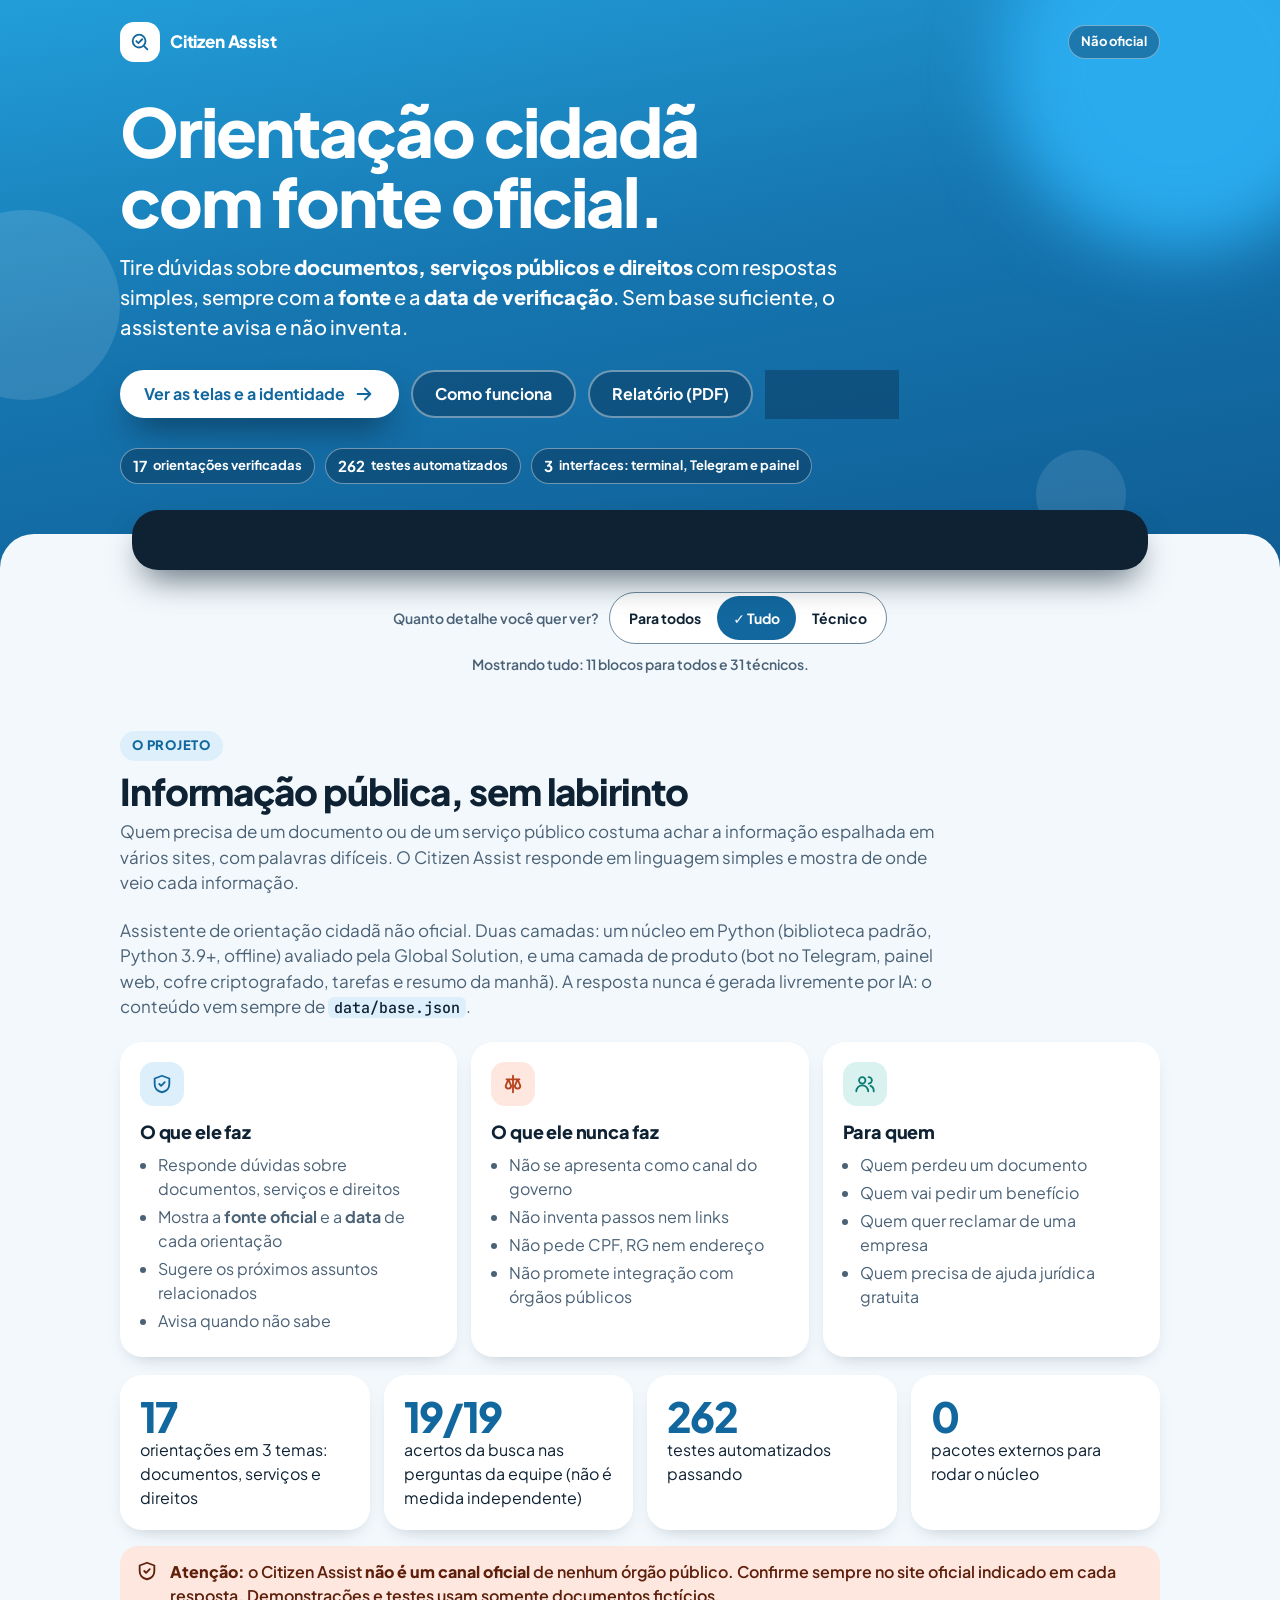
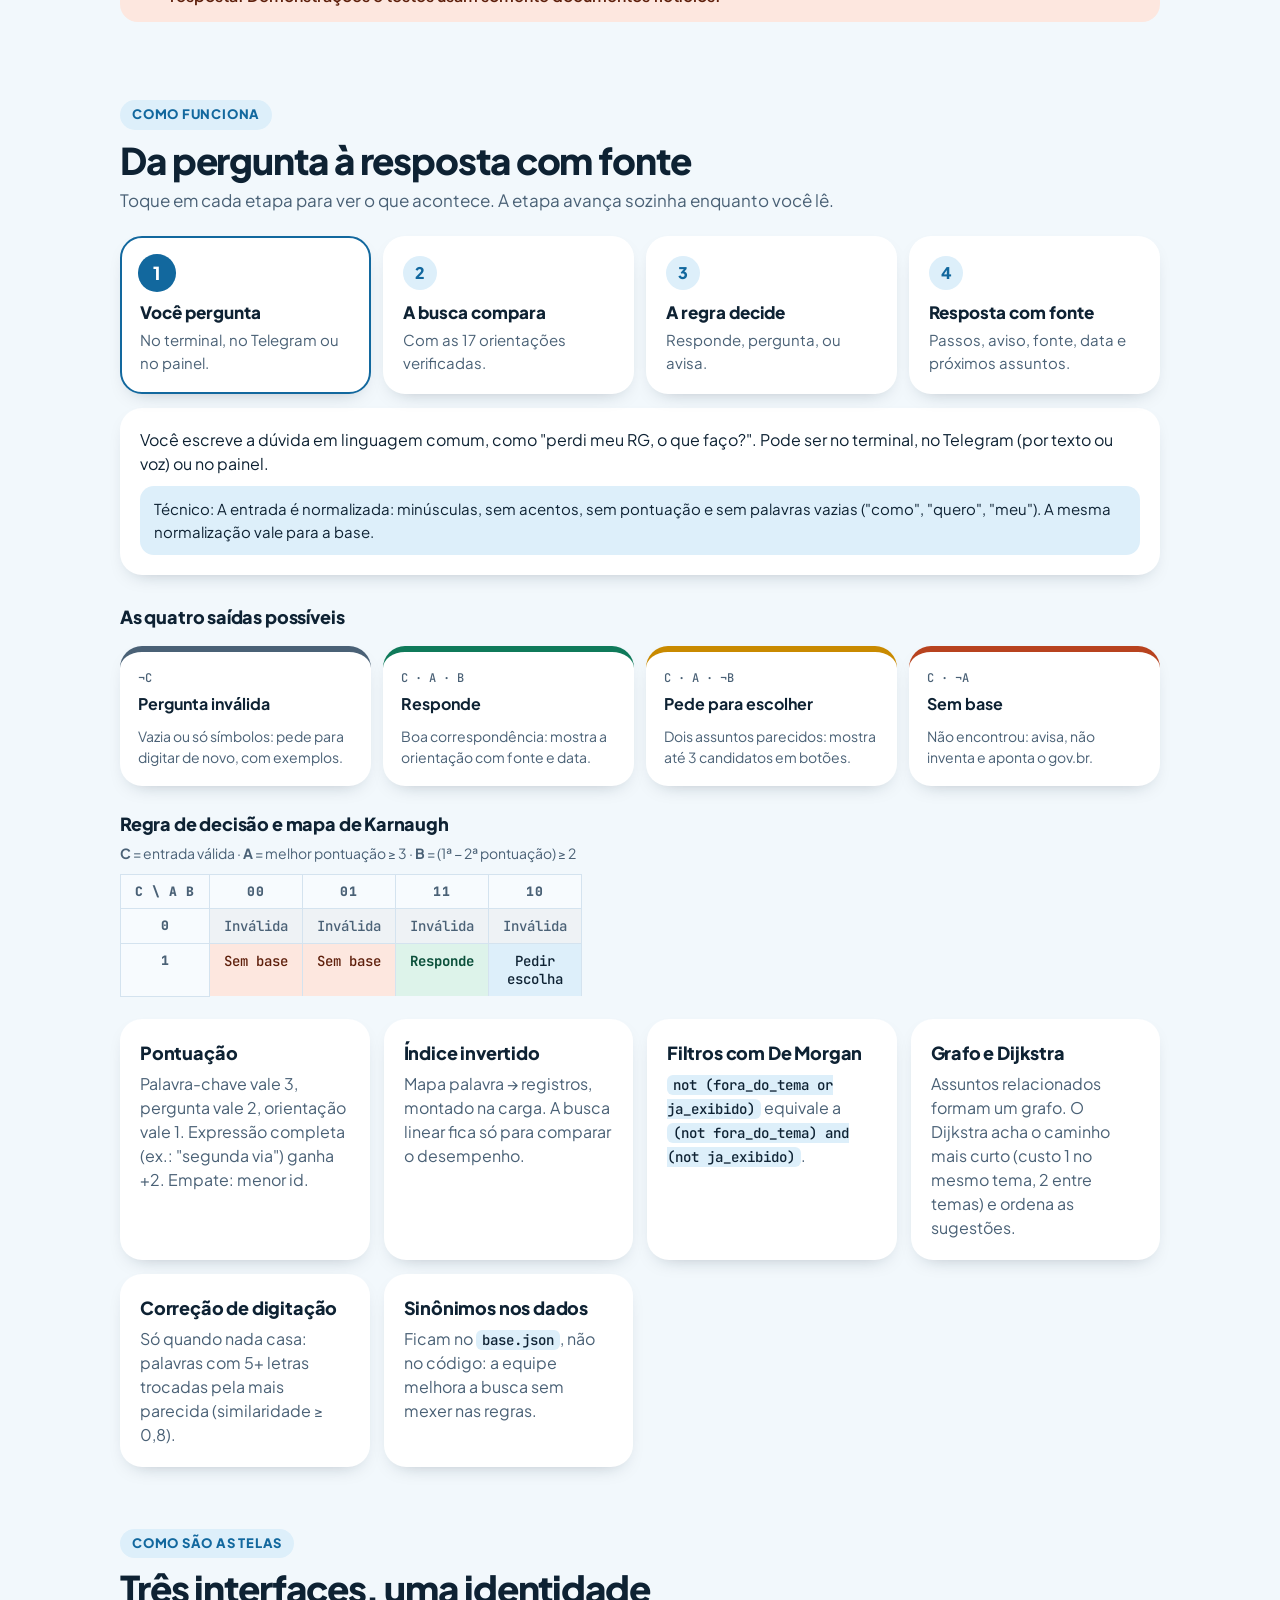
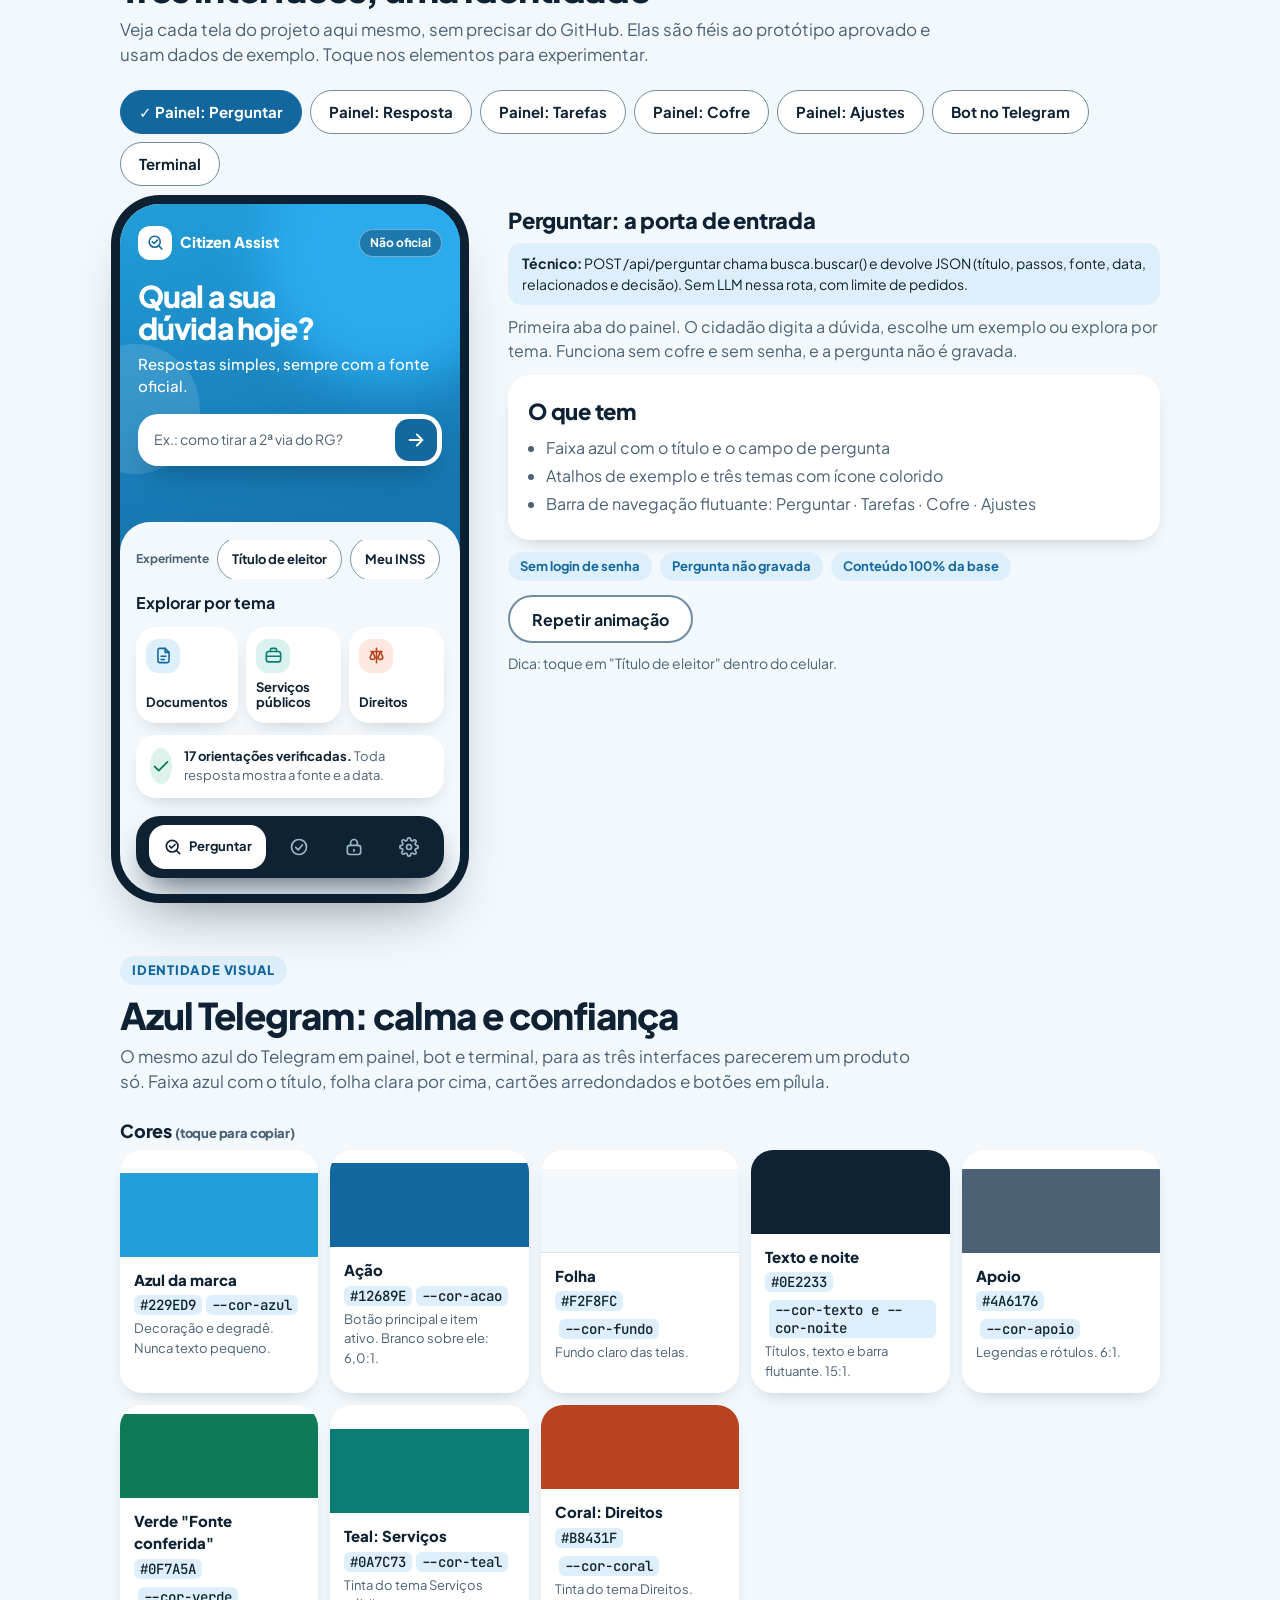
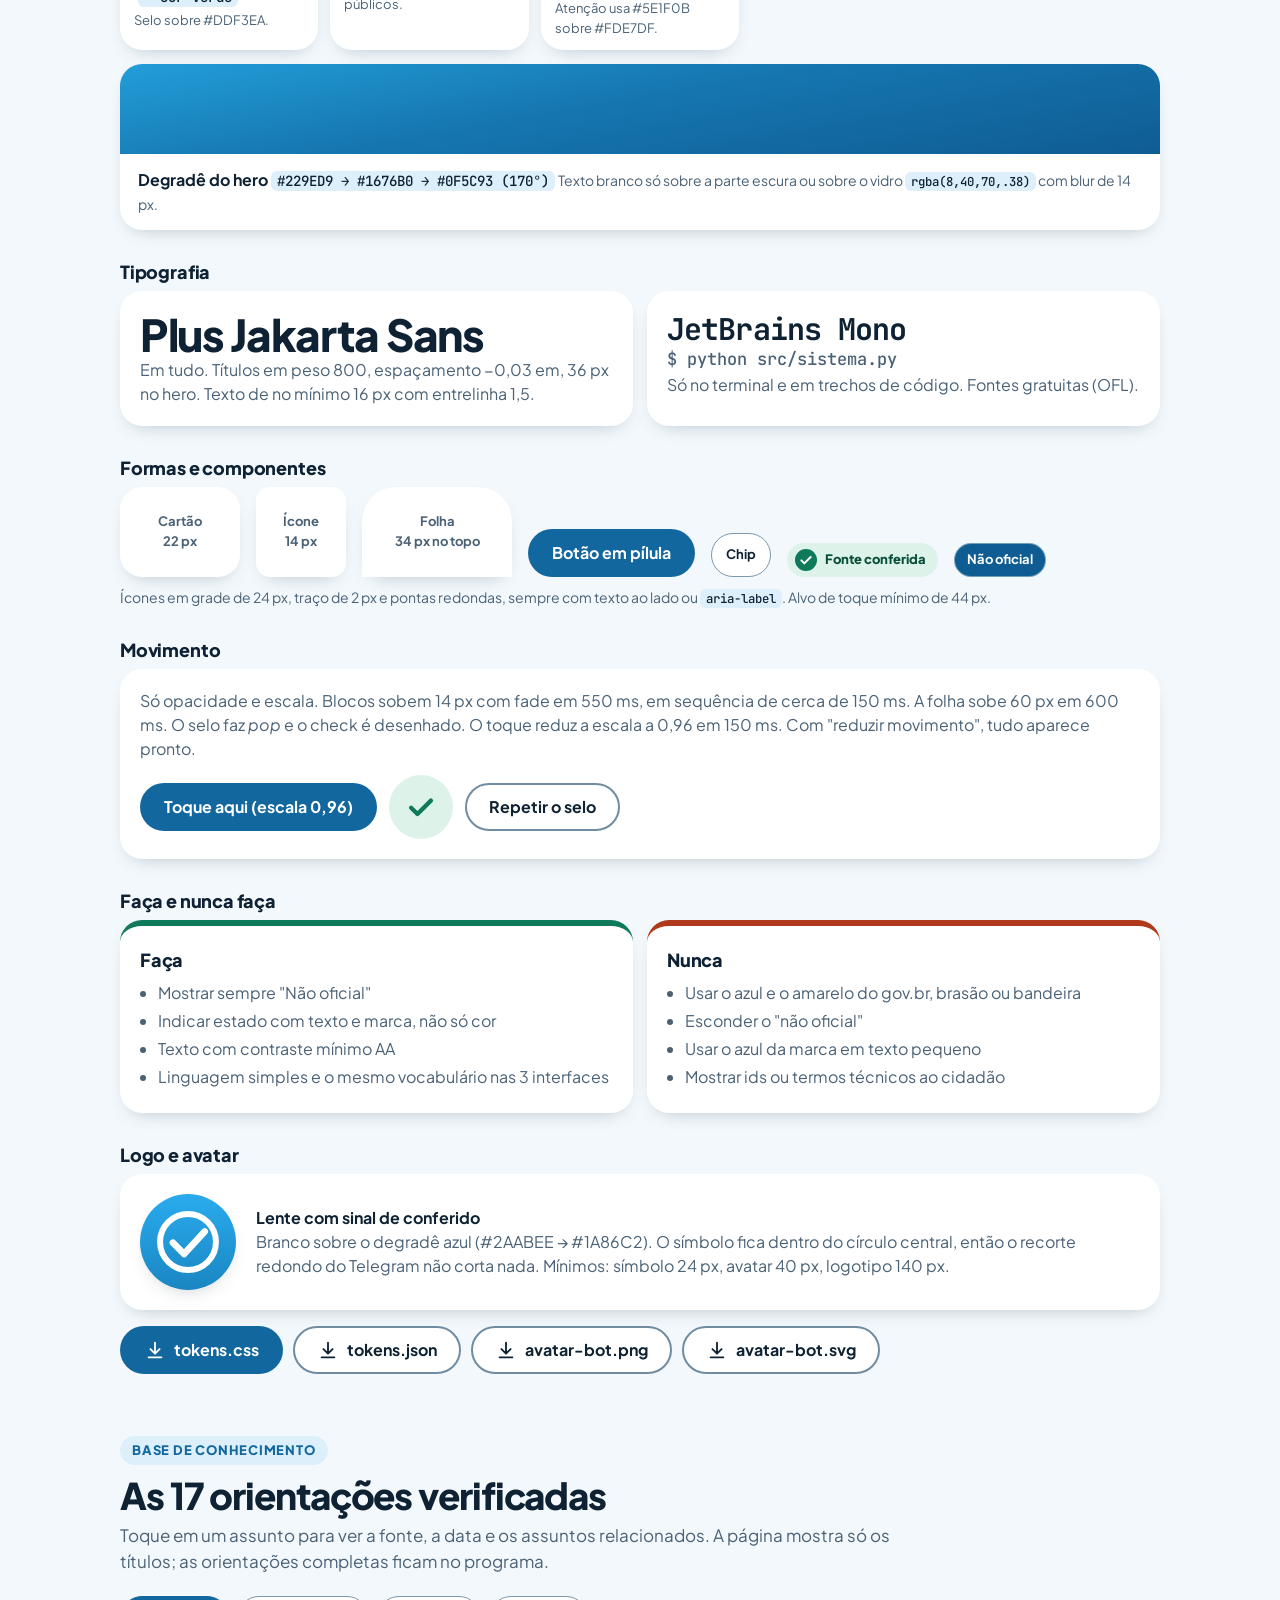
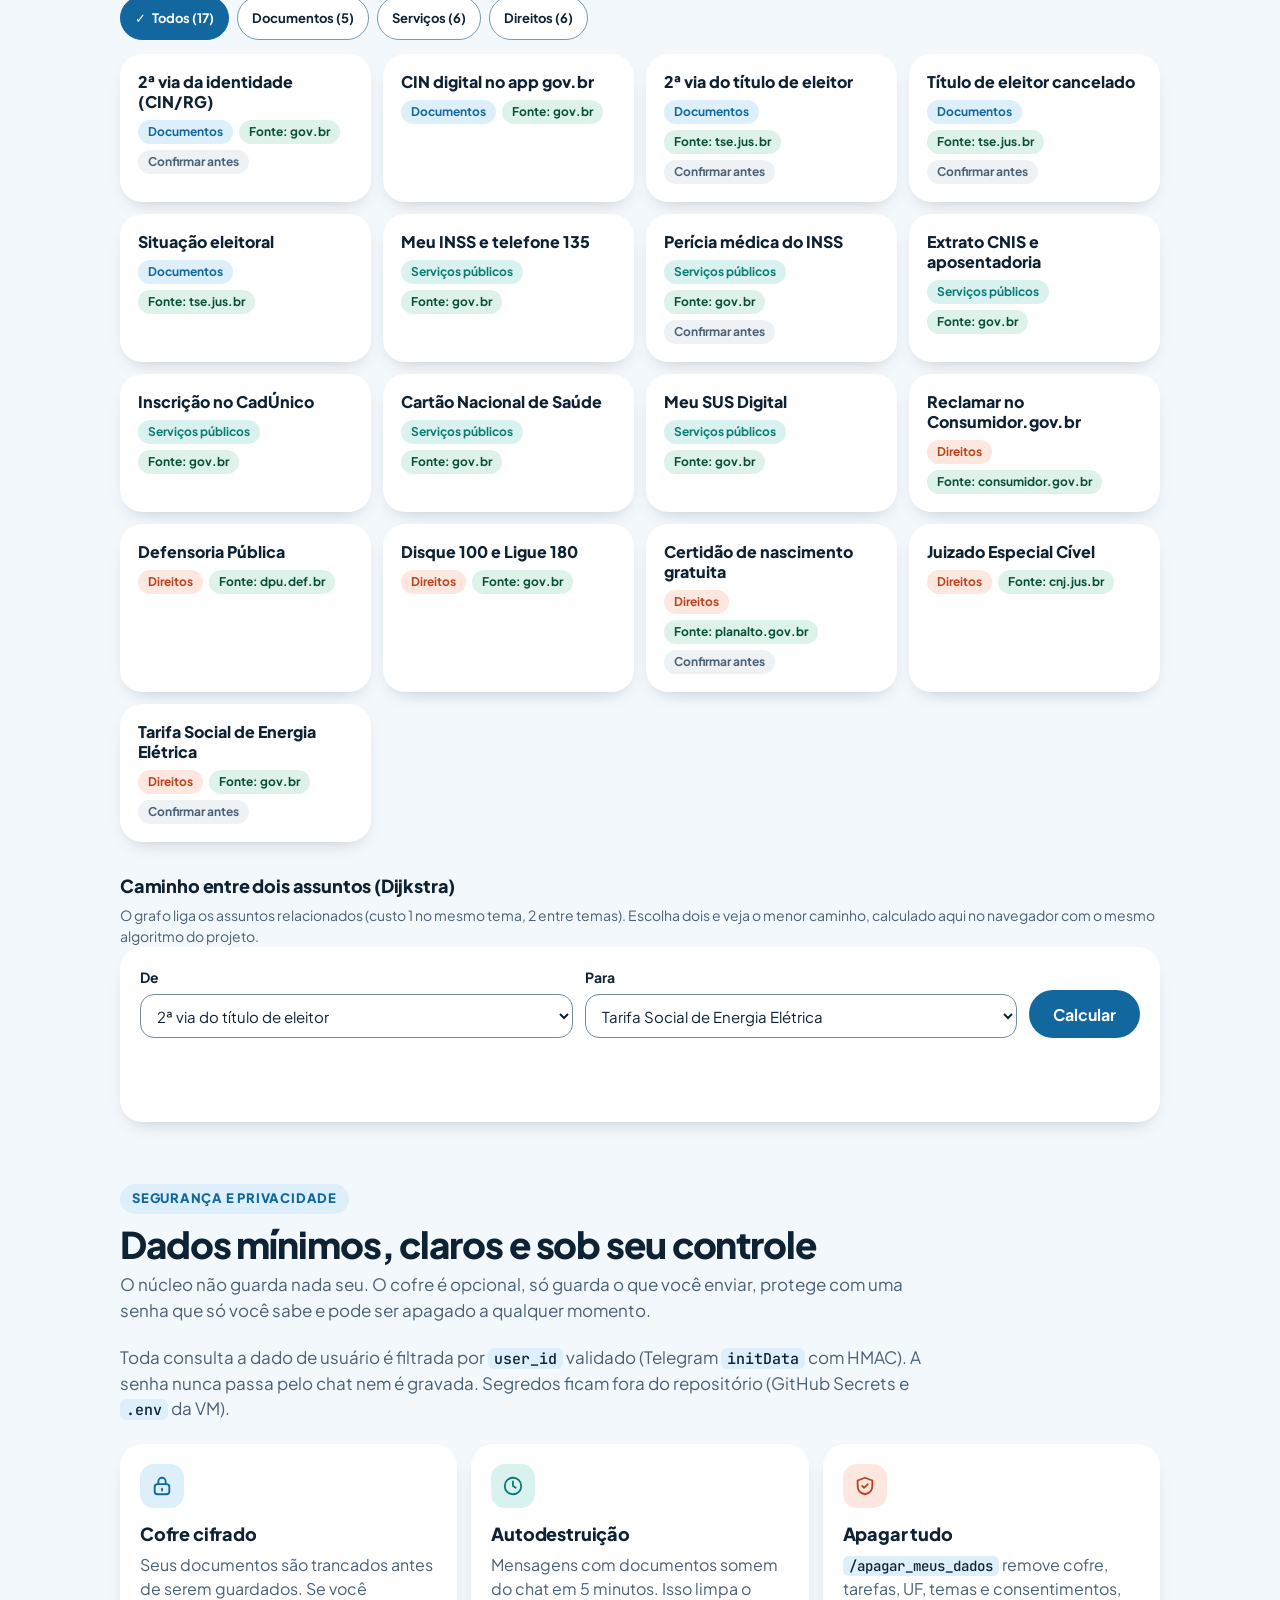
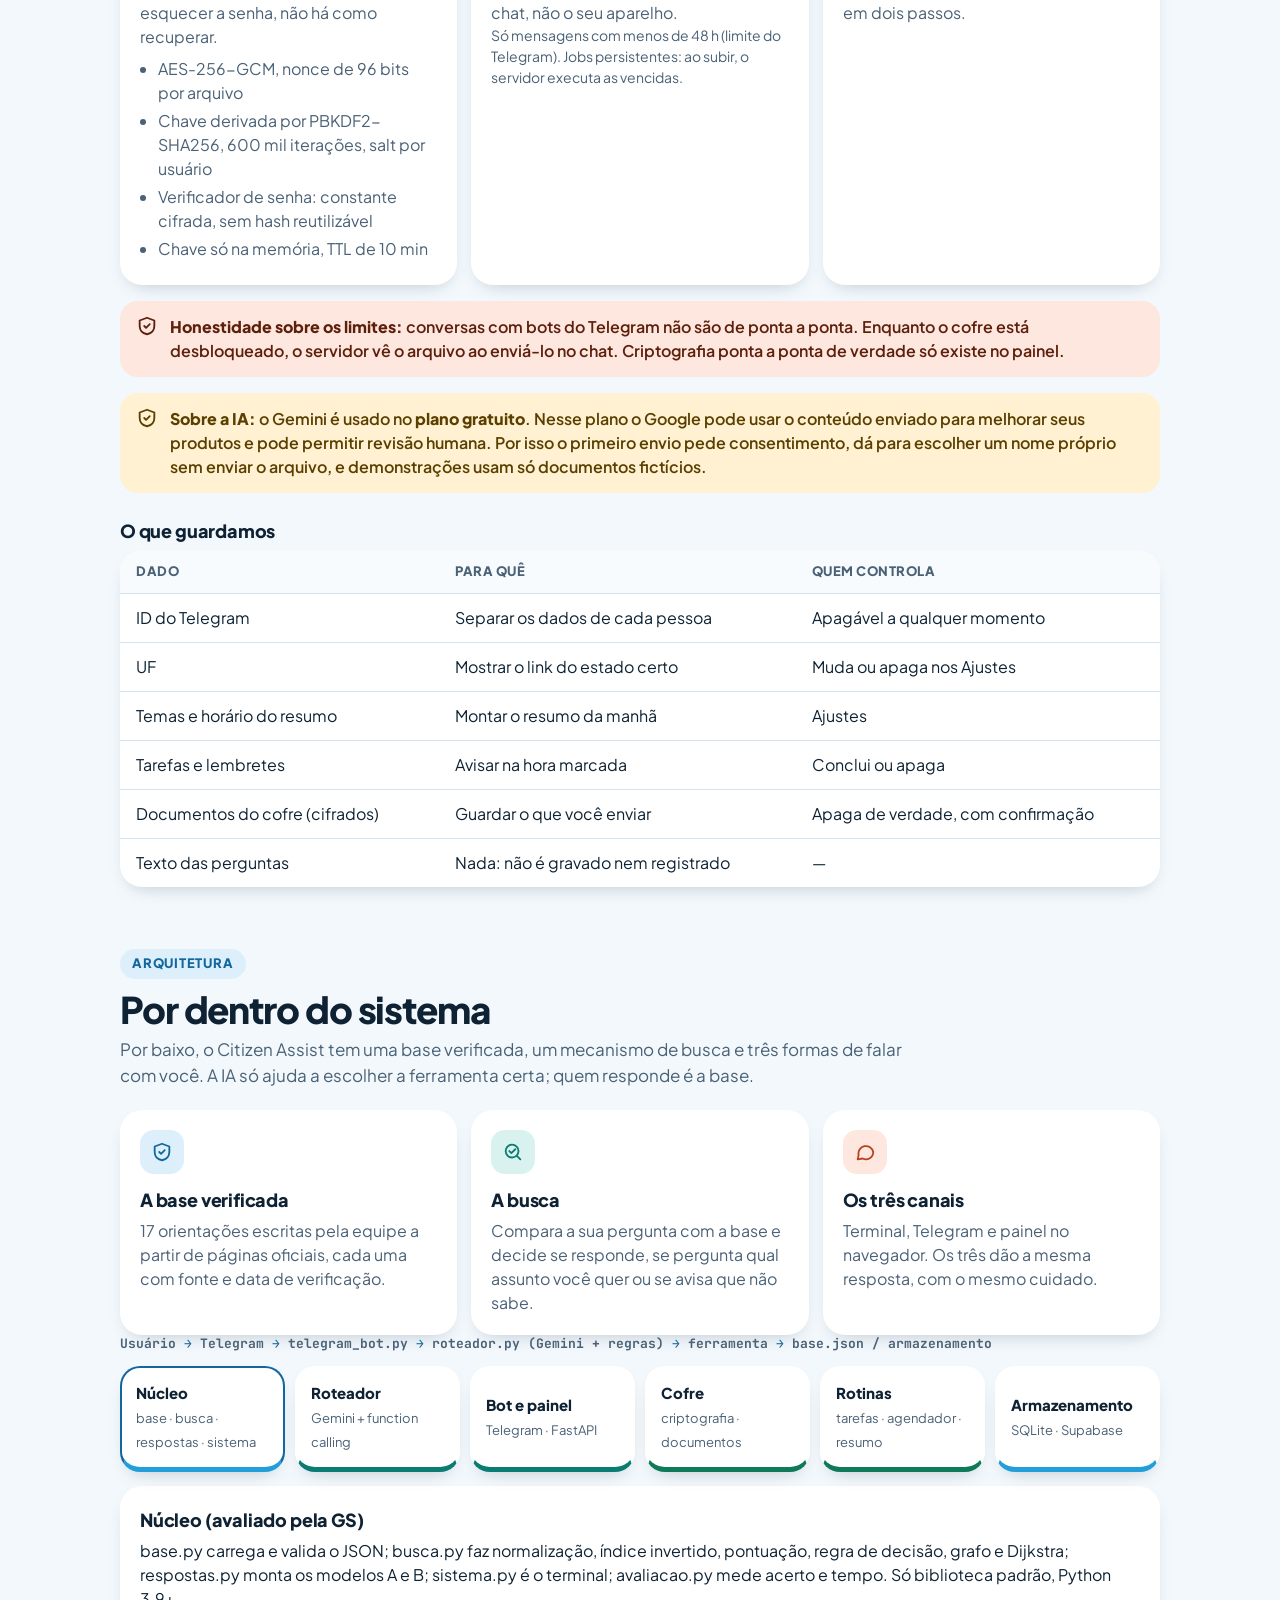
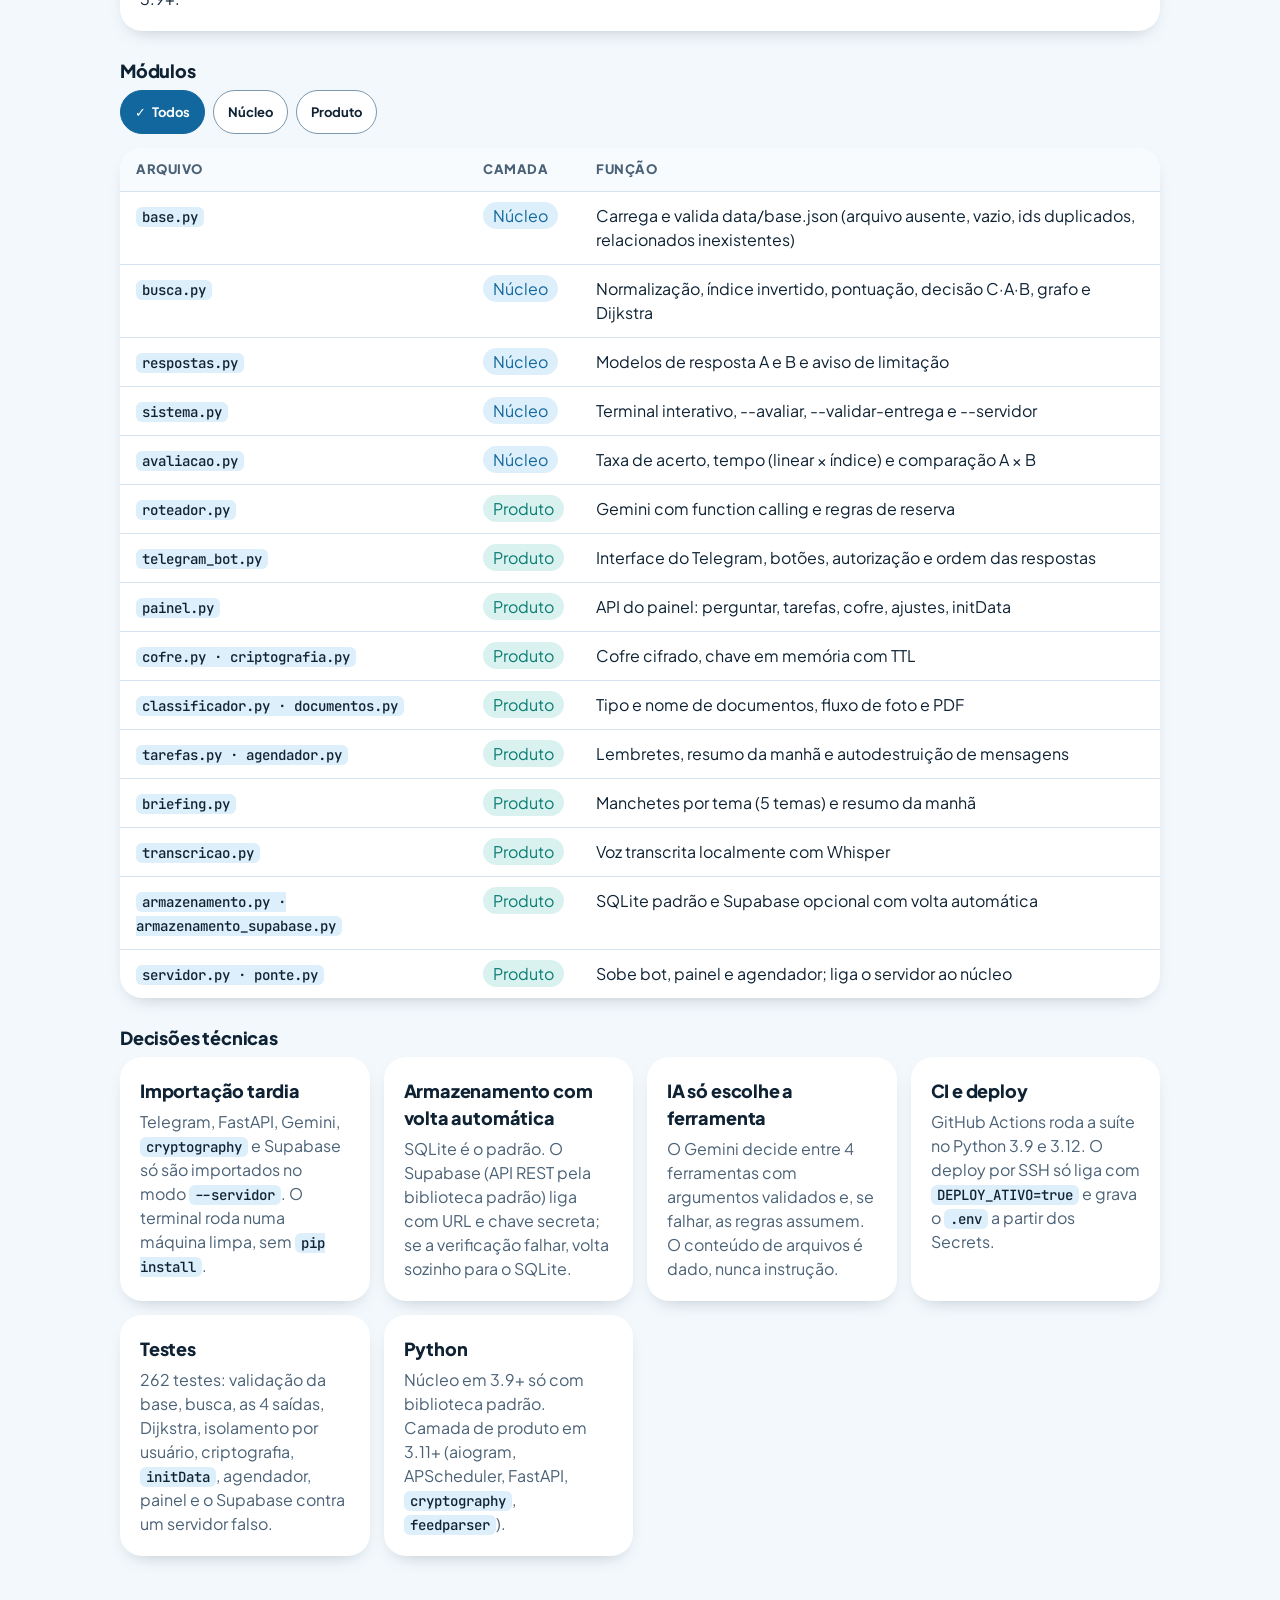
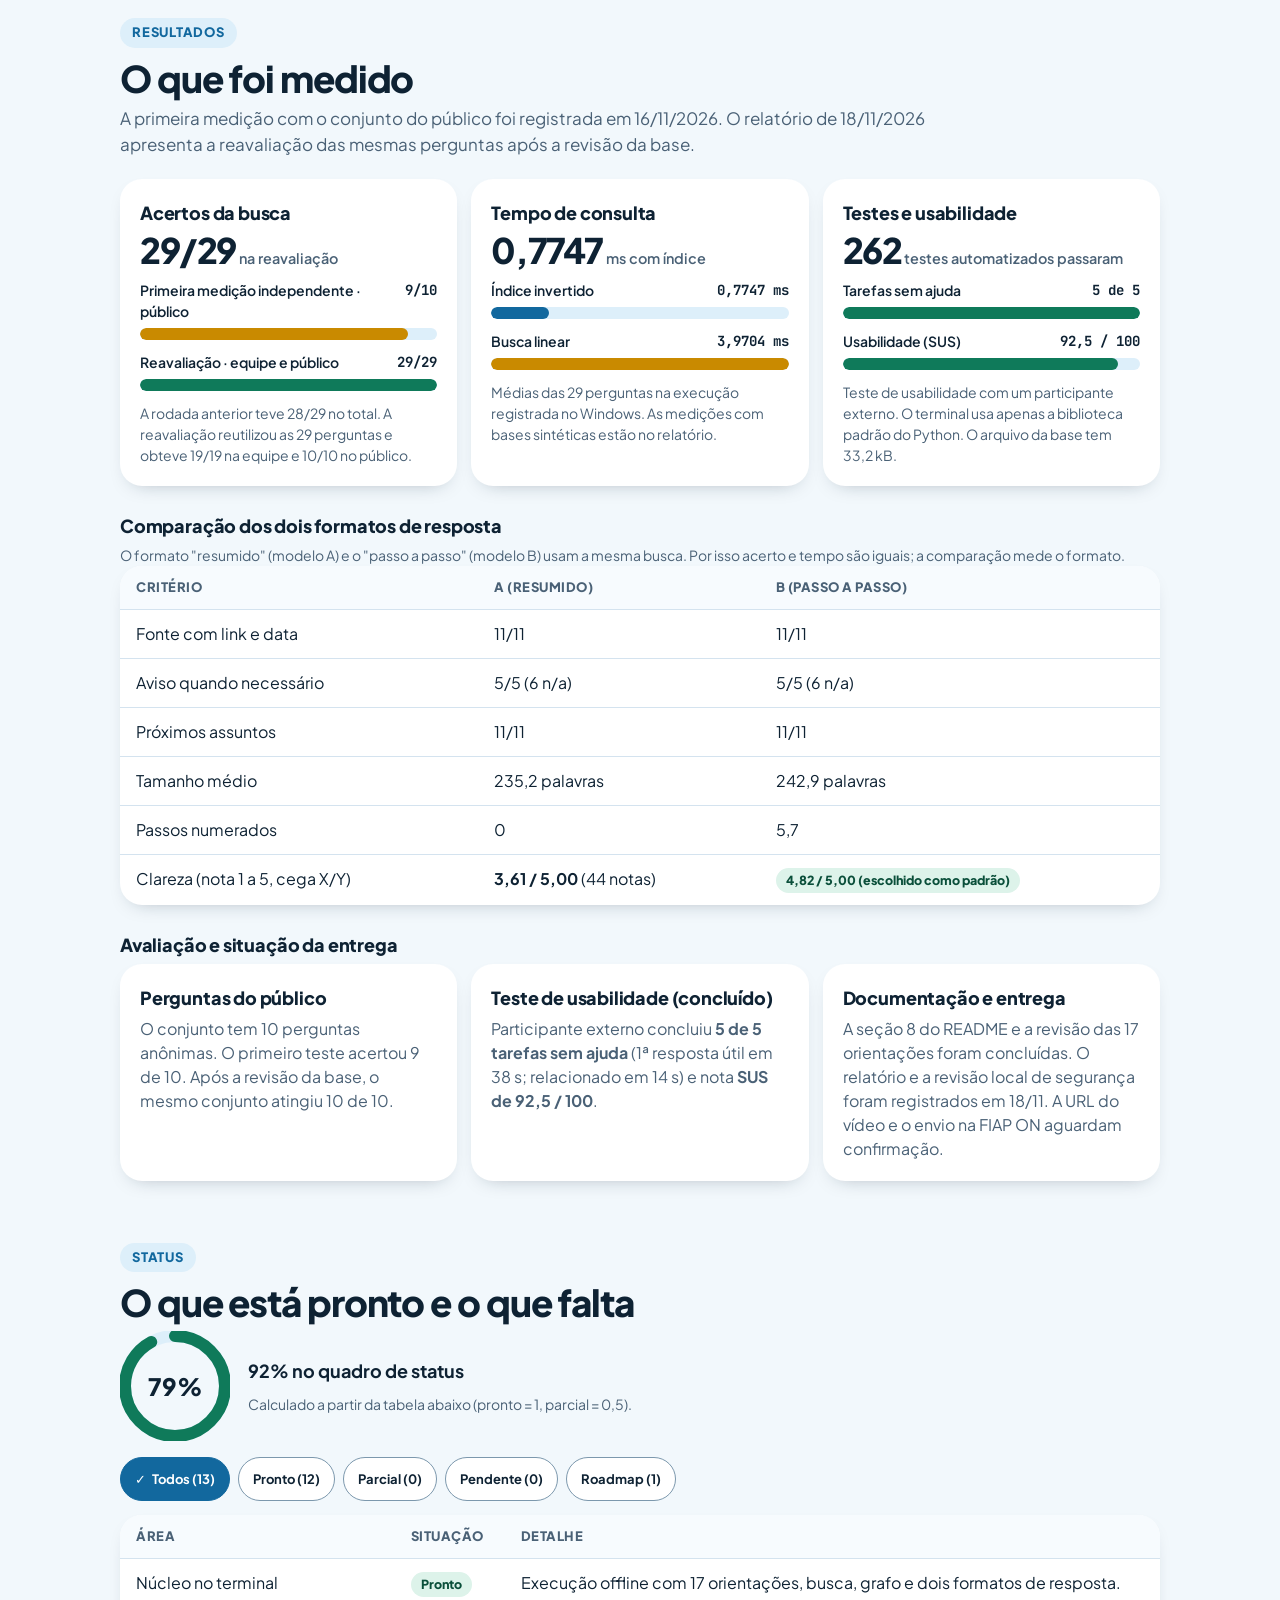
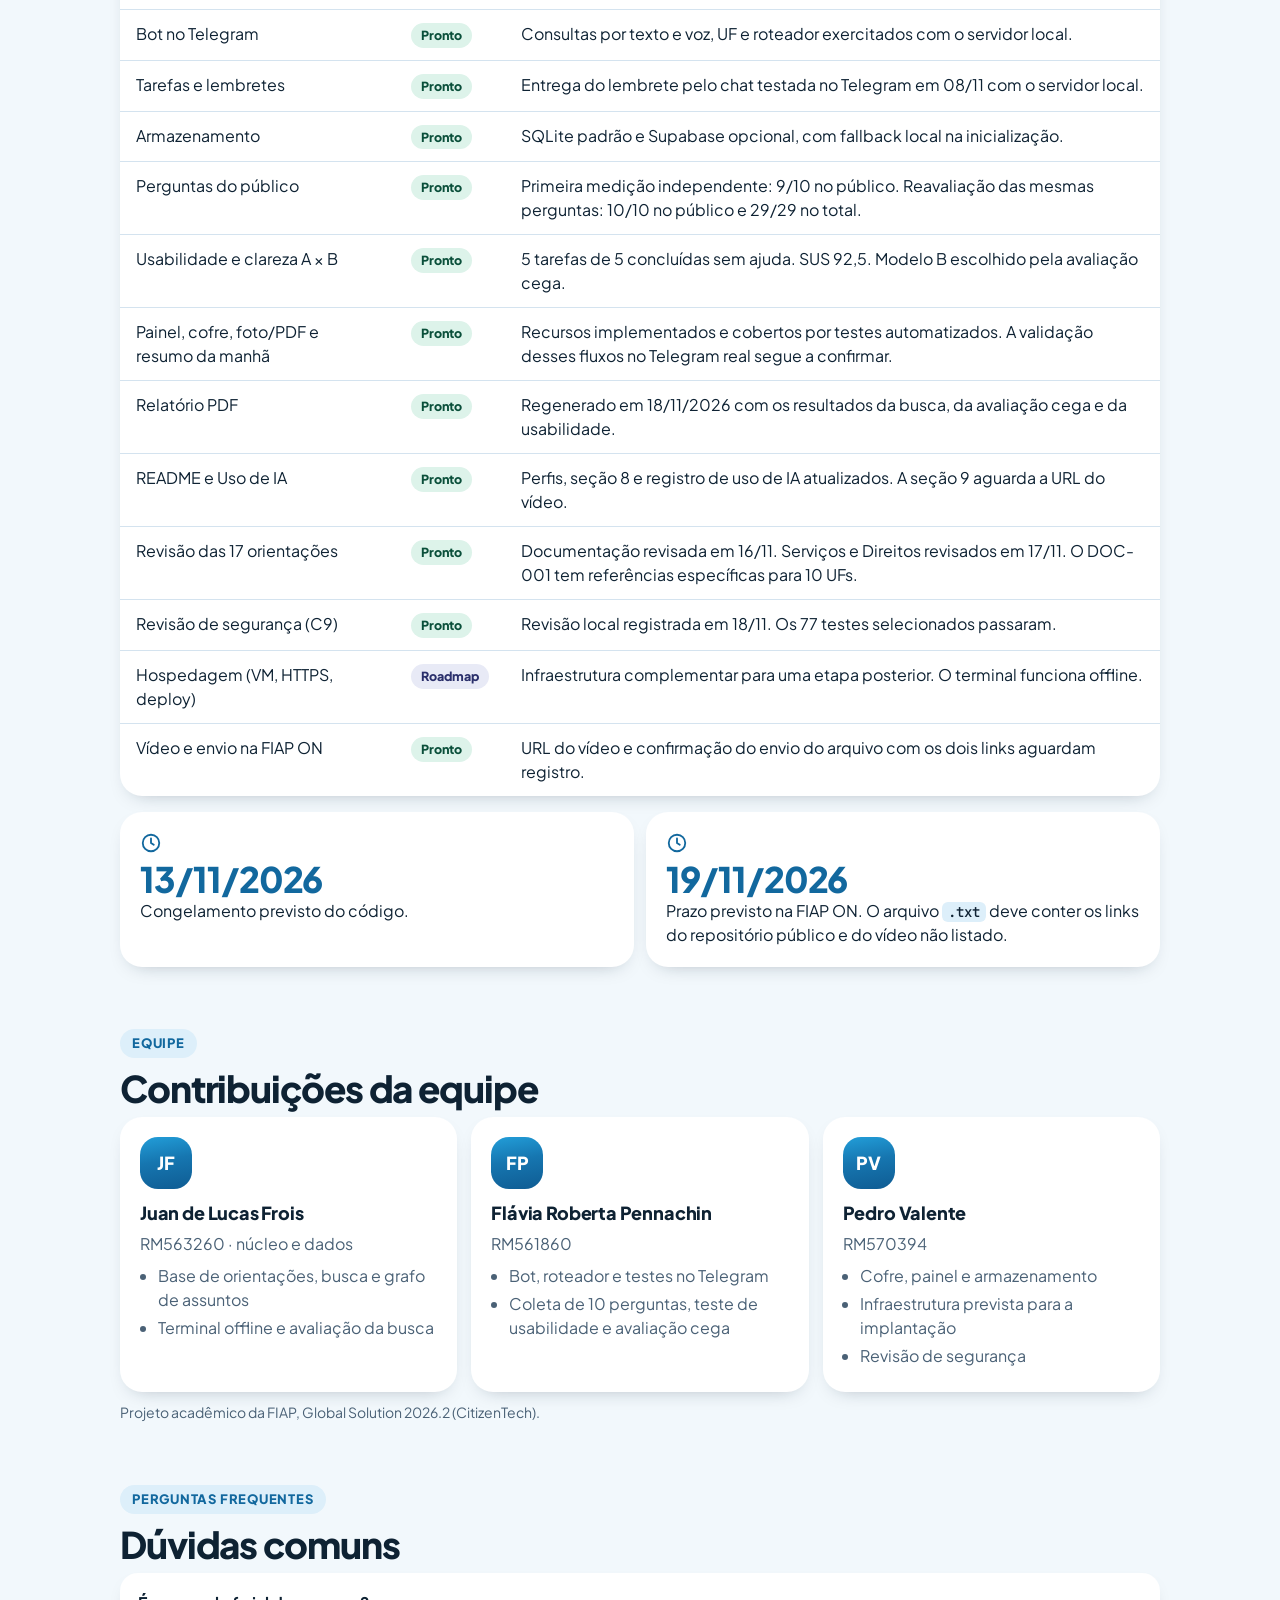
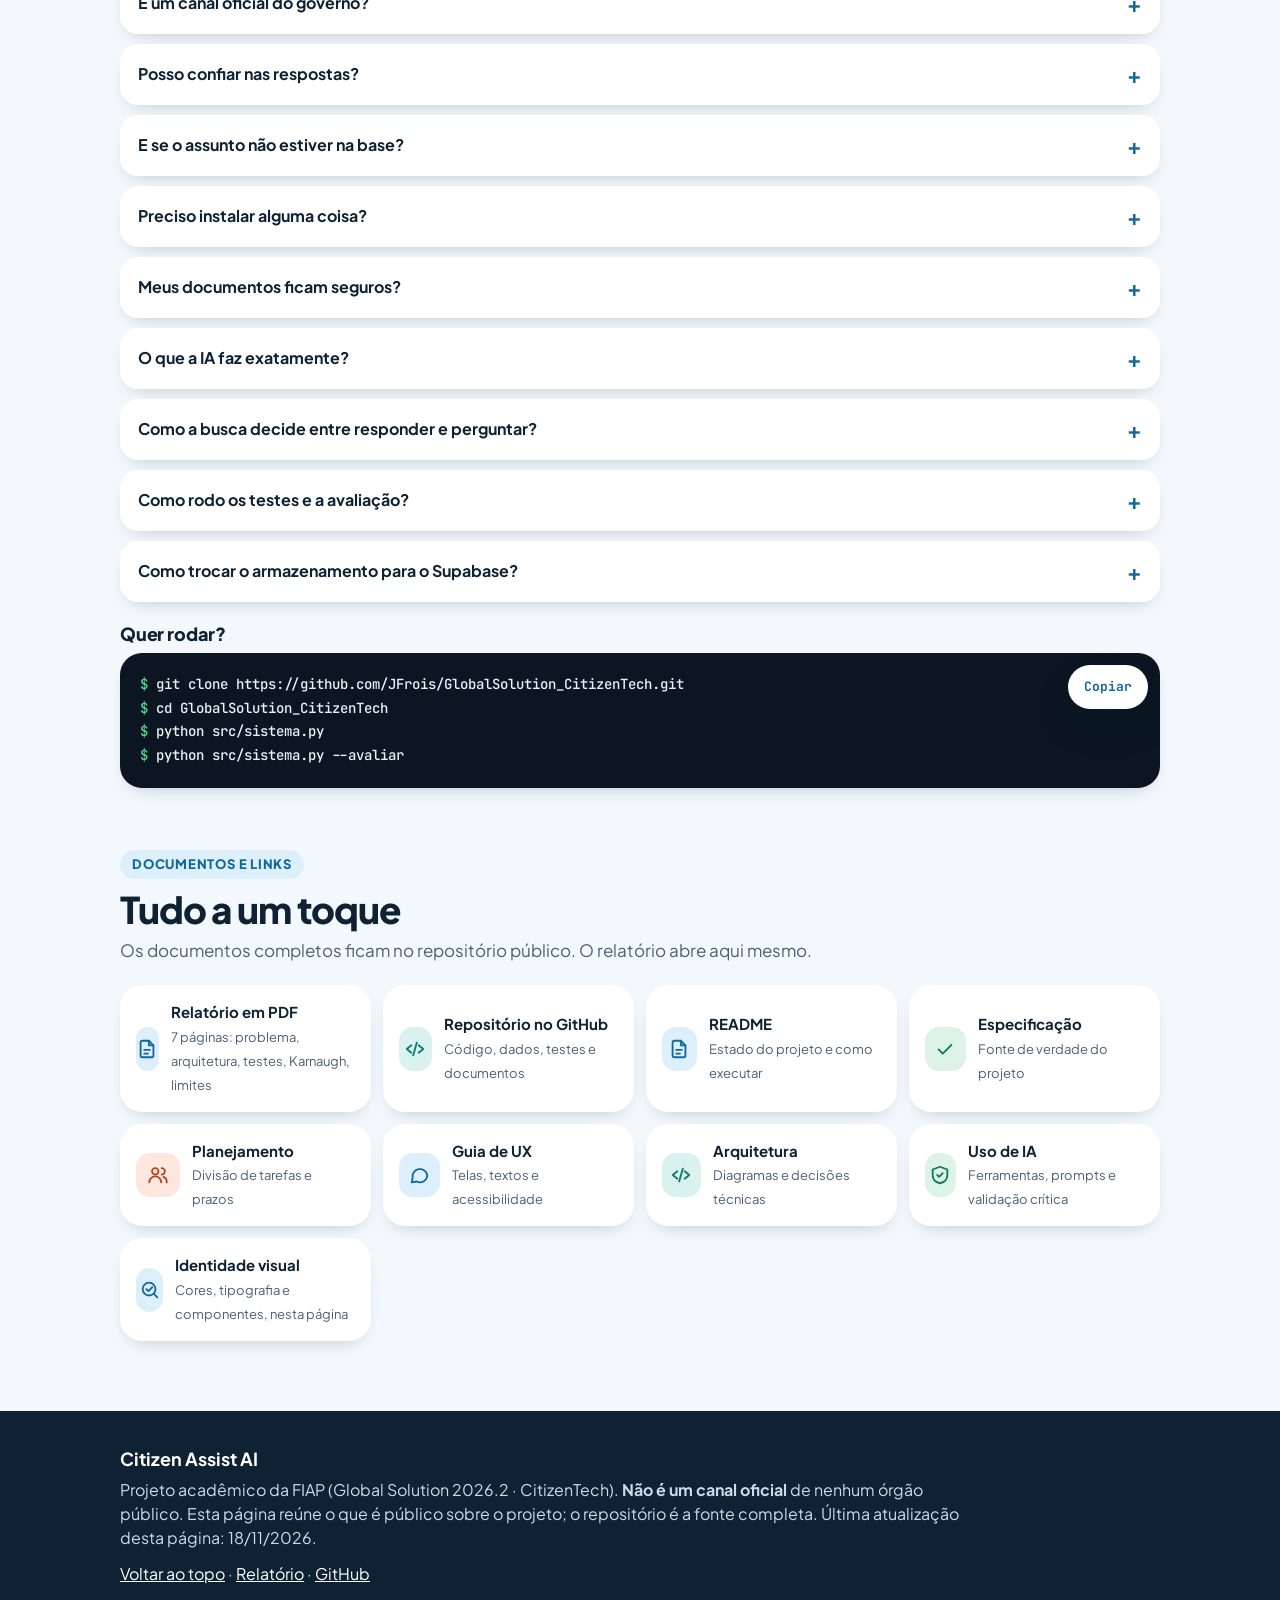
<file: docs/index.html>
<!doctype html>
<html lang="pt-BR">
<head>
<meta charset="utf-8">
<meta name="viewport" content="width=device-width, initial-scale=1">
<title>Citizen Assist AI</title>
<meta name="description" content="Assistente de orientação cidadã sobre documentos, serviços públicos e direitos, com base em registros verificados e fonte oficial. Global Solution 2026.2 · FIAP · CitizenTech.">
<meta name="theme-color" content="#1676B0">
<link rel="icon" href="data:image/svg+xml,%3Csvg xmlns=%22http://www.w3.org/2000/svg%22 width=%221024%22 height=%221024%22 viewBox=%220 0 1024 1024%22 role=%22img%22 aria-label=%22Citizen Assist AI: lente com sinal de conferido%22%3E %3Cdefs%3E %3ClinearGradient id=%22fundo%22 x1=%220%22 y1=%220%22 x2=%220%22 y2=%221%22%3E %3Cstop offset=%220%22 stop-color=%22%232AABEE%22/%3E %3Cstop offset=%221%22 stop-color=%22%231A86C2%22/%3E %3C/linearGradient%3E %3C/defs%3E %3Crect width=%221024%22 height=%221024%22 fill=%22url%28%23fundo%29%22/%3E %3Ccircle cx=%22512%22 cy=%22512%22 r=%22298%22 fill=%22none%22 stroke=%22%23FFFFFF%22 stroke-width=%2264%22/%3E %3Cpolyline points=%22352,520 470,640 690,400%22 fill=%22none%22 stroke=%22%23FFFFFF%22 stroke-width=%2272%22 stroke-linecap=%22round%22 stroke-linejoin=%22round%22/%3E %3C/svg%3E" type="image/svg+xml">
<link rel="preconnect" href="https://fonts.googleapis.com">
<link rel="preconnect" href="https://fonts.gstatic.com" crossorigin>
<link href="https://fonts.googleapis.com/css2?family=JetBrains+Mono:wght@400;500;700&family=Plus+Jakarta+Sans:wght@400;500;600;700;800&display=swap" rel="stylesheet">
<style>
/* Identidade "Azul Telegram" (docs/ux.md §9 e docs/design/tokens.css) */
:root{
  --azul:#229ED9; --acao:#12689E; --link:#0B5E94; --fundo:#F2F8FC; --sup:#FFFFFF;
  --texto:#0E2233; --apoio:#4A6176; --noite:#0E2233; --azul-suave:#DDEFFA;
  --verde:#0F7A5A; --verde-s:#DDF3EA; --verde-t:#0A4F3A;
  --teal:#0A7C73; --teal-s:#D9F2EF; --coral:#B8431F; --coral-s:#FDE7DF; --atencao:#5E1F0B;
  --perigo:#B0391B; --borda:#6F8CA2; --linha:#D4E3EF;
  --hero:linear-gradient(170deg,#229ED9 0%,#1676B0 45%,#0F5C93 100%);
  --vidro:rgba(8,40,70,.38); --vidro-borda:rgba(255,255,255,.4);
  --sombra:0 8px 20px -12px rgba(14,34,51,.35); --sombra-alta:0 18px 34px -12px rgba(6,24,40,.7);
  --sans:"Plus Jakarta Sans",system-ui,-apple-system,"Segoe UI",Roboto,Arial,sans-serif;
  --mono:"JetBrains Mono",ui-monospace,Menlo,Consolas,monospace;
  --curva:cubic-bezier(.2,.7,.2,1); --pop:cubic-bezier(.2,.9,.3,1.2);
}
*{box-sizing:border-box}
html{scroll-behavior:smooth;scroll-padding-top:84px}
body{margin:0;background:var(--fundo);color:var(--texto);font:16px/1.5 var(--sans);-webkit-font-smoothing:antialiased}
a{color:var(--link)}
a:hover{color:var(--acao)}
:focus-visible{outline:3px solid #0B5E94;outline-offset:3px;border-radius:8px}
.hero :focus-visible,.nav :focus-visible{outline-color:#fff}
.wrap{max-width:1080px;margin:0 auto;padding:0 20px}
.i{width:22px;height:22px;fill:none;stroke:currentColor;stroke-width:2;stroke-linecap:round;stroke-linejoin:round;flex:none}
button,input,select{font-family:inherit}

/* ---------- movimento (só opacidade e transform) ---------- */
@keyframes sobe{from{opacity:0;transform:translateY(14px)}to{opacity:1;transform:none}}
@keyframes folha{from{opacity:0;transform:translateY(60px)}to{opacity:1;transform:none}}
@keyframes brilho{0%,100%{opacity:.45;transform:scale(1)}50%{opacity:.8;transform:scale(1.15)}}
@keyframes flutua{0%,100%{transform:translateY(0)}50%{transform:translateY(-10px)}}
@keyframes pop{0%{opacity:0;transform:scale(.6)}70%{transform:scale(1.08)}100%{opacity:1;transform:none}}
@keyframes traca{to{stroke-dashoffset:0}}
@keyframes pisca{50%{opacity:0}}
.sobe{animation:sobe .55s var(--curva) both}
.rev{opacity:0;transform:translateY(14px);transition:opacity .55s var(--curva),transform .55s var(--curva)}
.rev.vis{opacity:1;transform:none}
.sem-js .rev{opacity:1;transform:none}
.press{transition:transform .15s var(--curva),box-shadow .2s,background .2s,color .2s,border-color .2s;cursor:pointer}
.press:active{transform:scale(.96)}
.lift{transition:transform .25s var(--curva),box-shadow .25s}
.lift:hover{transform:translateY(-4px);box-shadow:0 16px 28px -14px rgba(14,34,51,.45)}

/* ---------- hero ---------- */
.hero{position:relative;background:var(--hero);color:#fff;padding:22px 0 96px;overflow:hidden}
.hero .b1{position:absolute;top:-110px;right:-80px;width:360px;height:360px;border-radius:50%;background:#2AABEE;filter:blur(34px);animation:brilho 6s ease-in-out infinite}
.hero .b2{position:absolute;top:210px;left:-70px;width:190px;height:190px;border-radius:50%;background:rgba(255,255,255,.12);animation:flutua 5s ease-in-out infinite}
.hero .b3{position:absolute;bottom:40px;right:12%;width:90px;height:90px;border-radius:50%;background:rgba(255,255,255,.1);animation:flutua 7s ease-in-out infinite reverse}
.topo{display:flex;align-items:center;justify-content:space-between;gap:12px;position:relative}
.logo{display:flex;align-items:center;gap:10px;font-weight:800;font-size:17px;letter-spacing:-.01em;color:#fff;text-decoration:none}
.logo span.q{width:40px;height:40px;border-radius:14px;background:#fff;color:var(--acao);display:grid;place-items:center}
.vidro{display:inline-flex;align-items:center;gap:6px;font-size:13px;font-weight:700;color:#fff;background:var(--vidro);border:1px solid var(--vidro-borda);border-radius:999px;padding:6px 12px;backdrop-filter:blur(14px);-webkit-backdrop-filter:blur(14px)}
.hero h1{position:relative;margin:34px 0 0;max-width:15ch;font-size:clamp(2.4rem,7vw,4.2rem);line-height:1.04;font-weight:800;letter-spacing:-.03em}
.hero .sub{position:relative;max-width:52ch;margin:16px 0 0;font-size:clamp(1.05rem,2.2vw,1.25rem);font-weight:500;color:#fff}
.hero .sub strong{font-weight:800}
.acoes{position:relative;display:flex;flex-wrap:wrap;gap:12px;margin-top:28px}
.btn{display:inline-flex;align-items:center;justify-content:center;gap:8px;min-height:48px;padding:0 22px;border-radius:999px;font-weight:700;font-size:16px;text-decoration:none;border:2px solid transparent}
.btn.claro{background:#fff;color:var(--acao);box-shadow:var(--sombra-alta)}
.btn.claro:hover{transform:translateY(-3px);color:var(--acao)}
.btn.vid{background:var(--vidro);color:#fff;border-color:var(--vidro-borda);backdrop-filter:blur(14px);-webkit-backdrop-filter:blur(14px)}
.btn.vid:hover{background:rgba(8,40,70,.55);color:#fff;transform:translateY(-3px)}
.btn.sol{background:var(--acao);color:#fff}
.btn.sol:hover{background:#0F5C93;color:#fff;transform:translateY(-3px)}
.btn.ctr{background:#fff;color:var(--texto);border-color:var(--borda)}
.btn.ctr:hover{border-color:var(--acao);color:var(--acao);transform:translateY(-3px)}
.chips-hero{position:relative;display:flex;flex-wrap:wrap;gap:10px;margin-top:30px}
.chips-hero .vidro b{font-size:15px}

/* ---------- folha ---------- */
.folha{position:relative;margin-top:-46px;background:var(--fundo);border-radius:34px 34px 0 0;padding-top:10px;animation:folha .6s var(--curva) .1s both}
.nav{position:sticky;top:12px;z-index:30;margin:-34px auto 0;width:max-content;max-width:calc(100% - 24px);background:var(--noite);border-radius:26px;box-shadow:var(--sombra-alta);padding:8px;display:flex;gap:4px;overflow-x:auto;scrollbar-width:none}
.nav::-webkit-scrollbar{display:none}
.nav a{flex:none;display:inline-flex;align-items:center;gap:8px;min-height:44px;padding:0 14px;border-radius:18px;color:#9DB8CC;text-decoration:none;font-size:14px;font-weight:700;transition:background .2s,color .2s,transform .15s}
.nav a:hover{color:#fff;background:rgba(255,255,255,.1)}
.nav a[aria-current="true"]{background:#fff;color:var(--texto)}
.nav a:active{transform:scale(.96)}
.visao{display:flex;flex-wrap:wrap;align-items:center;justify-content:center;gap:10px;margin:22px 0 0;font-size:14px;color:var(--apoio);font-weight:600}
.seg{display:inline-flex;background:var(--sup);border:1.5px solid var(--borda);border-radius:999px;padding:3px}
.seg button{min-height:44px;padding:0 16px;border:0;border-radius:999px;background:transparent;color:var(--texto);font-weight:700;font-size:14px;cursor:pointer;transition:background .2s,color .2s,transform .15s}
.seg button:active{transform:scale(.96)}
.seg button[aria-pressed="true"]{background:var(--acao);color:#fff}
.seg button[aria-pressed="true"]::before{content:"✓ "}

body.troca [data-nivel]{animation:sobe .45s var(--curva) both}
body[data-visao="simples"] [data-nivel="tecnico"]{display:none!important}
body[data-visao="tecnico"] [data-nivel="simples"]{display:none!important}

section.sec{padding:56px 0 6px}
.rot{display:inline-flex;font-size:13px;font-weight:800;letter-spacing:.06em;text-transform:uppercase;color:var(--acao);background:var(--azul-suave);padding:5px 12px;border-radius:999px;margin-bottom:10px}
h2{margin:0 0 8px;font-size:clamp(1.7rem,4vw,2.3rem);line-height:1.1;font-weight:800;letter-spacing:-.03em}
h3{margin:0 0 6px;font-size:18px;font-weight:800;letter-spacing:-.01em}
.lead{max-width:68ch;margin:0 0 22px;color:var(--apoio);font-size:17px}
.grade{display:grid;gap:14px;grid-template-columns:repeat(auto-fit,minmax(240px,1fr))}
.cartao{background:var(--sup);border-radius:22px;box-shadow:var(--sombra);padding:20px}
.cartao p{margin:0;color:var(--apoio)}
.cartao ul{margin:8px 0 0;padding-left:1.1rem;color:var(--apoio)}
.cartao li{margin:4px 0}
.ic{width:44px;height:44px;border-radius:14px;display:grid;place-items:center;margin-bottom:12px;background:var(--azul-suave);color:var(--acao)}
.ic.t{background:var(--teal-s);color:var(--teal)}.ic.c{background:var(--coral-s);color:var(--coral)}.ic.v{background:var(--verde-s);color:var(--verde)}
.aviso{display:flex;gap:12px;align-items:flex-start;background:var(--coral-s);color:var(--atencao);border-radius:18px;padding:14px 16px;margin-top:16px;font-weight:600}
.aviso b{font-weight:800}
.nota{font-size:14px;color:var(--apoio);margin:10px 0 0}
code{font:500 .88em var(--mono);background:var(--azul-suave);color:var(--texto);padding:1px 6px;border-radius:6px}

/* números */
.nums{display:grid;gap:14px;grid-template-columns:repeat(auto-fit,minmax(200px,1fr));margin-top:18px}
.nums .cartao{text-align:left}
.nums .n{font-size:2.6rem;font-weight:800;letter-spacing:-.04em;color:var(--acao);line-height:1.05}

/* passos */
.passos{display:grid;gap:12px;grid-template-columns:repeat(auto-fit,minmax(210px,1fr));counter-reset:p}
.passo{position:relative;text-align:left;border:2px solid transparent;background:var(--sup);border-radius:22px;box-shadow:var(--sombra);padding:18px;cursor:pointer;color:var(--texto);font:inherit;transition:transform .25s var(--curva),border-color .25s}
.passo:hover{transform:translateY(-3px)}
.passo .nb{width:34px;height:34px;border-radius:50%;background:var(--azul-suave);color:var(--acao);font-weight:800;display:grid;place-items:center;margin-bottom:10px;transition:background .25s,color .25s,transform .4s var(--pop)}
.passo[aria-pressed="true"]{border-color:var(--acao)}
.passo[aria-pressed="true"] .nb{background:var(--acao);color:#fff;transform:scale(1.12)}
.passo b{display:block;font-size:17px;font-weight:800}
.passo span.d{display:block;color:var(--apoio);font-size:15px;margin-top:4px}
.detalhe{margin-top:14px;background:var(--sup);border-radius:22px;box-shadow:var(--sombra);padding:20px;min-height:96px}
.detalhe .tec{margin-top:10px;padding:12px 14px;border-radius:14px;background:var(--azul-suave);font-size:15px}
.saidas{display:grid;gap:12px;grid-template-columns:repeat(auto-fit,minmax(220px,1fr));margin-top:16px}
.saida{border-radius:22px;padding:18px;background:var(--sup);box-shadow:var(--sombra);border-top:6px solid var(--acao)}
.saida.v{border-color:var(--verde)}.saida.a{border-color:#C98A00}.saida.c{border-color:var(--coral)}.saida.p{border-color:var(--apoio)}
.saida small{display:block;font:500 12px var(--mono);color:var(--apoio);margin-bottom:6px}
table{width:100%;border-collapse:collapse}
.tab{overflow-x:auto;background:var(--sup);border-radius:22px;box-shadow:var(--sombra)}
.tab table{min-width:620px}
th,td{padding:12px 16px;text-align:left;vertical-align:top;border-bottom:1px solid var(--linha)}
th{font-size:13px;font-weight:800;letter-spacing:.04em;text-transform:uppercase;color:var(--apoio);background:#F7FBFE}
tr:last-child td{border-bottom:0}
tbody tr{transition:background .2s}
tbody tr:hover{background:#F2F8FC}
.karn-scroll{max-width:100%;overflow-x:auto}
.karn{width:auto;margin:10px 0;font:500 14px var(--mono)}
.karn td,.karn th{padding:8px 14px;text-align:center;border:1px solid var(--linha)}
.karn td.r{background:var(--verde-s);color:var(--verde-t);font-weight:700}
.karn td.e{background:var(--azul-suave)}
.karn td.s{background:var(--coral-s);color:var(--atencao)}
.karn td.i{background:#EEF2F5;color:var(--apoio)}

/* abas */
.abas{display:flex;flex-wrap:wrap;gap:8px;margin:0 0 18px}
.abas [role=tab]{min-height:44px;padding:0 18px;border-radius:999px;border:1.5px solid var(--borda);background:var(--sup);color:var(--texto);font-weight:700;font-size:15px;cursor:pointer;transition:all .2s var(--curva)}
.abas [role=tab]:hover{border-color:var(--acao);transform:translateY(-2px)}
.abas [role=tab]:active{transform:scale(.96)}
.abas [role=tab][aria-selected="true"]{background:var(--acao);border-color:var(--acao);color:#fff}
.abas [role=tab][aria-selected="true"]::before{content:"✓ "}
[role=tabpanel][hidden]{display:none}
.tela-grid{display:grid;gap:28px;grid-template-columns:minmax(0,360px) minmax(0,1fr);align-items:start}
.tela-grid.tela-term{grid-template-columns:minmax(0,640px) minmax(0,1fr)}
@media (max-width:820px){.tela-grid,.tela-grid.tela-term{grid-template-columns:1fr;justify-items:center}.tela-grid .explica{width:100%}}
.explica h3{font-size:22px}
.explica .cartao{margin-top:12px}
.etq{display:flex;flex-wrap:wrap;gap:8px;margin-top:12px}
.etq span{font-size:13px;font-weight:700;border-radius:999px;padding:5px 12px;background:var(--azul-suave);color:var(--acao)}
.replay{margin-top:14px}

/* moldura de celular e telas */
.fone{position:relative;width:340px;max-width:100%;height:690px;border-radius:40px;overflow:hidden;background:var(--hero);box-shadow:0 30px 60px -24px rgba(6,24,40,.55),0 0 0 9px #0E2233;isolation:isolate}
.fone .g1{position:absolute;top:-80px;right:-60px;width:260px;height:260px;border-radius:50%;background:#2AABEE;filter:blur(26px);animation:brilho 6s ease-in-out infinite}
.fone .g2{position:absolute;top:140px;left:-50px;width:130px;height:130px;border-radius:50%;background:rgba(255,255,255,.12);animation:flutua 5s ease-in-out infinite}
.f-in{position:relative;padding:22px 18px 0;color:#fff}
.f-top{display:flex;align-items:center;justify-content:space-between}
.f-logo{display:flex;align-items:center;gap:8px;font-weight:800;font-size:15px}
.f-logo span.q{width:34px;height:34px;border-radius:12px;background:#fff;color:var(--acao);display:grid;place-items:center}
.f-logo .i{width:19px;height:19px}
.f-h1{margin:20px 0 0;font-size:30px;line-height:1.08;font-weight:800;letter-spacing:-.03em}
.f-sub{margin:8px 0 0;font-size:15px;font-weight:500}
.f-folha{position:absolute;left:0;right:0;bottom:0;background:var(--fundo);border-radius:30px 30px 0 0;padding:18px 16px 96px;color:var(--texto);display:flex;flex-direction:column;gap:12px;overflow:hidden}
.f-nav{position:absolute;left:16px;right:16px;bottom:16px;height:62px;border-radius:24px;background:var(--noite);display:flex;align-items:center;justify-content:space-around;padding:0 8px;box-shadow:var(--sombra-alta);z-index:3}
.f-nav span{min-width:44px;height:44px;border-radius:16px;display:grid;place-items:center;color:#9DB8CC}
.f-nav span.on{background:#fff;color:var(--texto);display:flex;gap:6px;padding:0 14px;font-size:13px;font-weight:700;align-items:center;justify-content:center}
.f-nav .i{width:20px;height:20px}
.f-campo{display:flex;align-items:center;gap:8px;background:#fff;border-radius:20px;padding:5px 5px 5px 16px;box-shadow:0 14px 30px -14px rgba(6,40,70,.6);margin-top:16px;color:var(--texto)}
.f-campo span.t{flex:1;font-size:14px;color:var(--apoio);min-width:0;overflow:hidden;text-overflow:ellipsis;white-space:nowrap}
.f-campo .go{width:42px;height:42px;border-radius:14px;background:var(--acao);color:#fff;display:grid;place-items:center}
.f-chips{display:flex;gap:8px;align-items:center;overflow:hidden}
.f-chips small{font-size:12px;font-weight:700;color:var(--apoio);flex:none}
.chip{flex:none;min-height:44px;border:1.5px solid #7C98AD;background:#fff;color:var(--texto);border-radius:999px;padding:0 14px;font-size:13px;font-weight:700;cursor:pointer;transition:all .15s var(--curva);display:inline-flex;align-items:center;gap:6px}
.chip:active{transform:scale(.96)}
.chip:hover{border-color:var(--acao)}
.chip[aria-pressed="true"]{background:var(--acao);border-color:var(--acao);color:#fff}
.chip[aria-pressed="true"]::before{content:"✓"}
.f-temas{display:grid;grid-template-columns:repeat(3,1fr);gap:8px}
.f-tema{background:#fff;border-radius:20px;padding:12px 10px;min-height:96px;display:flex;flex-direction:column;justify-content:space-between;box-shadow:var(--sombra);font-size:13px;font-weight:700;line-height:1.2}
.f-tema span{width:34px;height:34px;border-radius:12px;display:grid;place-items:center;background:var(--azul-suave);color:var(--acao)}
.f-tema span.t{background:var(--teal-s);color:var(--teal)}.f-tema span.c{background:var(--coral-s);color:var(--coral)}
.f-tema .i{width:19px;height:19px}
.f-card{background:#fff;border-radius:20px;box-shadow:var(--sombra);padding:12px 14px;display:flex;gap:12px;align-items:center;font-size:13px;color:var(--apoio)}
.f-card b{color:var(--texto)}
.selo{display:inline-flex;align-items:center;gap:8px;background:var(--verde-s);color:var(--verde-t);font-weight:800;font-size:13px;border-radius:999px;padding:6px 12px 6px 8px}
.selo svg{width:22px;height:22px;border-radius:50%;background:var(--verde);padding:3px;stroke:#fff;fill:none;stroke-width:3;stroke-linecap:round;stroke-linejoin:round}
.selo svg path{stroke-dasharray:24;stroke-dashoffset:24}
.anim .selo{animation:pop .5s var(--pop) .5s both}
.anim .selo svg path{animation:traca .5s ease .8s both}
.passo-l{display:flex;gap:10px;align-items:flex-start;font-size:13.5px;line-height:1.4}
.passo-l i{flex:none;width:26px;height:26px;border-radius:50%;background:var(--acao);color:#fff;font:800 12px var(--sans);display:grid;place-items:center;font-style:normal}
.f-aten{background:var(--coral-s);color:var(--atencao);border-radius:16px;padding:10px 12px;font-size:13px}
.f-rel{display:flex;align-items:center;justify-content:space-between;background:#fff;border-radius:16px;padding:10px 12px;font-size:13px;font-weight:700;box-shadow:var(--sombra)}
.f-rel em{font-style:normal;color:var(--link)}
.anim .u1,.anim .u2,.anim .u3,.anim .u4,.anim .u5{animation:sobe .55s var(--curva) both}
.anim .u1{animation-delay:.1s}.anim .u2{animation-delay:.25s}.anim .u3{animation-delay:.4s}.anim .u4{animation-delay:.55s}.anim .u5{animation-delay:.7s}
.f-btn{border:0;border-radius:999px;min-height:44px;padding:0 18px;font-weight:700;font-size:13px;cursor:pointer;background:var(--acao);color:#fff}
.f-btn.sec{background:#fff;color:var(--texto);border:1.5px solid var(--borda)}
.f-btn.pg{background:#fff;color:var(--perigo);border:1.5px solid var(--perigo)}
.f-doc{display:flex;align-items:center;gap:10px;background:#fff;border-radius:18px;padding:10px 12px;box-shadow:var(--sombra);font-size:13px}
.f-doc .ic{width:36px;height:36px;border-radius:12px;margin:0}
.f-doc small{display:block;color:var(--apoio)}
.f-doc em{margin-left:auto;font-style:normal;font-size:11px;font-weight:800;background:var(--azul-suave);color:var(--acao);border-radius:999px;padding:2px 8px}
.f-status{display:flex;align-items:center;gap:10px;background:var(--verde-s);color:var(--verde-t);border-radius:18px;padding:10px 12px;font-size:13px;font-weight:700}
.f-status.fechado{background:var(--coral-s);color:var(--atencao)}
.f-in2{display:block;width:100%;min-height:44px;border:1.5px solid var(--borda);border-radius:14px;padding:0 12px;font-size:14px;background:#fff;color:var(--texto)}
.f-tar{display:flex;align-items:center;gap:10px;background:#fff;border-radius:18px;padding:10px 12px;box-shadow:var(--sombra);font-size:13px}
.f-tar .ck{width:26px;height:26px;border-radius:50%;border:2px solid var(--acao);flex:none}
.f-tar .ck.ok{background:var(--verde);border-color:var(--verde)}
.f-tar small{display:block;color:var(--apoio)}
.f-sub2{font-size:13px;font-weight:800;color:var(--apoio);letter-spacing:.04em;text-transform:uppercase;margin:2px 0 -4px}

/* Telegram */
.tg{background:#DCE9F2;position:absolute;inset:0;display:flex;flex-direction:column}
.tg-top{background:#229ED9;color:#fff;display:flex;align-items:center;gap:10px;padding:14px 14px}
.tg-top img{width:40px;height:40px;border-radius:50%;background:#fff}
.tg-top b{display:block;font-size:15px}.tg-top small{opacity:.9;font-size:12px}
.tg-msgs{flex:1;padding:12px;display:flex;flex-direction:column;gap:8px;overflow:hidden;font-size:13.5px;line-height:1.4}
.bolha{max-width:86%;padding:8px 12px;border-radius:16px;box-shadow:0 1px 2px rgba(14,34,51,.18)}
.bolha.eu{align-self:flex-end;background:#DDF3EA;border-bottom-right-radius:4px}
.bolha.bot{align-self:flex-start;background:#fff;border-bottom-left-radius:4px}
.bolha b{font-weight:800}
.bolha .f{color:var(--verde-t);font-weight:700}
.bolha .a{color:var(--coral);font-weight:700}
.tg-bt{display:flex;flex-direction:column;gap:5px;align-self:flex-start;width:86%}
.tg-bt span{background:rgba(14,34,51,.55);color:#fff;border-radius:10px;padding:8px;text-align:center;font-size:12.5px;font-weight:600}
.tg-in{background:#fff;padding:10px 12px;color:var(--apoio);font-size:13px;display:flex;justify-content:space-between}
.anim .tg-msgs>*{animation:sobe .5s var(--curva) both}
.anim .tg-msgs>*:nth-child(1){animation-delay:.1s}.anim .tg-msgs>*:nth-child(2){animation-delay:.6s}.anim .tg-msgs>*:nth-child(3){animation-delay:1.1s}.anim .tg-msgs>*:nth-child(4){animation-delay:1.6s}.anim .tg-msgs>*:nth-child(5){animation-delay:2.1s}

/* Terminal */
.term{width:100%;max-width:640px;background:#0B1622;border-radius:18px;overflow:hidden;font:400 13px/20px var(--mono);color:#E6F1F8;box-shadow:0 30px 60px -24px rgba(6,24,40,.55)}
.term-top{height:40px;background:#0F2030;display:flex;align-items:center;gap:8px;padding:0 16px;border-bottom:1px solid #1C3347}
.term-top i{width:12px;height:12px;border-radius:50%}
.term-top span{margin-left:10px;color:#8FA9BD;font-size:12px}
.term-corpo{padding:14px 18px;min-height:420px;white-space:pre-wrap;word-break:break-word}
.term .az{color:#2AABEE}.term .vd{color:#5BD68F}.term .la{color:#FF9B7A}.term .ap{color:#8FA9BD}.term b{font-weight:700}
.term .l{animation:sobe .35s var(--curva) both}
.cur{display:inline-block;width:8px;height:15px;background:#2AABEE;vertical-align:-2px;animation:pisca 1s steps(1) infinite}

/* identidade */
.swatches{display:grid;gap:12px;grid-template-columns:repeat(auto-fit,minmax(170px,1fr))}
.sw{border:0;text-align:left;background:var(--sup);border-radius:22px;box-shadow:var(--sombra);padding:0;overflow:hidden;cursor:pointer;font:inherit;color:var(--texto)}
.sw .cor{height:84px}
.sw .tx{padding:12px 14px}
.sw b{display:block;font-size:15px;font-weight:800}
.sw code{display:inline-block;margin:4px 0}
.sw small{display:block;color:var(--apoio);font-size:13px}
.toast{position:fixed;left:50%;bottom:24px;transform:translate(-50%,30px);opacity:0;background:var(--noite);color:#fff;font-weight:700;padding:12px 18px;border-radius:999px;box-shadow:var(--sombra-alta);transition:all .3s var(--curva);z-index:60;pointer-events:none}
.toast.on{opacity:1;transform:translate(-50%,0)}
.tipo{display:grid;gap:14px;grid-template-columns:repeat(auto-fit,minmax(280px,1fr))}
.tipo .amostra{font-size:44px;font-weight:800;letter-spacing:-.03em;line-height:1.05}
.tipo .mono{font:500 17px/1.5 var(--mono)}
.formas{display:flex;flex-wrap:wrap;gap:16px;align-items:flex-end}
.forma{background:var(--sup);box-shadow:var(--sombra);display:grid;place-items:center;text-align:center;font-size:13px;font-weight:700;color:var(--apoio);padding:10px}
.fazer{display:grid;gap:14px;grid-template-columns:repeat(auto-fit,minmax(260px,1fr))}
.fazer .sim{border-top:6px solid var(--verde)}.fazer .nao{border-top:6px solid var(--perigo)}
.mov-demo{display:flex;flex-wrap:wrap;gap:12px;align-items:center}
.pop-demo{width:64px;height:64px;border-radius:50%;background:var(--verde-s);display:grid;place-items:center}
.pop-demo svg{width:34px;height:34px;stroke:var(--verde);fill:none;stroke-width:3;stroke-linecap:round;stroke-linejoin:round}
.pop-demo path{stroke-dasharray:24;stroke-dashoffset:24}
.pop-demo.go{animation:pop .5s var(--pop) both}.pop-demo.go path{animation:traca .5s ease .25s both}
.baixar{display:flex;flex-wrap:wrap;gap:10px;margin-top:16px}

/* base explorer */
.filtros{display:flex;flex-wrap:wrap;gap:8px;margin:0 0 14px}
.ficha-grade{display:grid;gap:12px;grid-template-columns:repeat(auto-fill,minmax(230px,1fr))}
.ficha{text-align:left;border:2px solid transparent;font:inherit;color:var(--texto);background:var(--sup);border-radius:22px;box-shadow:var(--sombra);padding:16px;cursor:pointer;display:flex;flex-direction:column;gap:8px}
.ficha[aria-pressed="true"]{border-color:var(--acao)}
.ficha b{font-size:16px;font-weight:800;line-height:1.25}
.ficha .m{display:flex;flex-wrap:wrap;gap:6px;font-size:12px;font-weight:700}
.tag{border-radius:999px;padding:3px 10px;background:var(--azul-suave);color:var(--acao)}
.tag.t{background:var(--teal-s);color:var(--teal)}.tag.c{background:var(--coral-s);color:var(--coral)}.tag.v{background:var(--verde-s);color:var(--verde-t)}.tag.n{background:#EEF2F5;color:var(--apoio)}
.ficha-det{margin-top:14px;background:var(--sup);border-radius:22px;box-shadow:var(--sombra);padding:20px}
.ficha-det[hidden]{display:none}
.rels{display:flex;flex-wrap:wrap;gap:8px;margin-top:10px}
.caminho{display:grid;gap:12px;grid-template-columns:1fr 1fr auto;align-items:end}
@media (max-width:640px){.caminho{grid-template-columns:1fr}}
.campo label{display:block;font-size:14px;font-weight:700;margin-bottom:6px}
select{width:100%;min-height:44px;border:1.5px solid var(--borda);border-radius:14px;padding:0 12px;font-size:15px;background:#fff;color:var(--texto)}
.rota{display:flex;flex-wrap:wrap;align-items:center;gap:8px;margin-top:16px;min-height:48px}
.rota .no{background:var(--acao);color:#fff;border-radius:999px;padding:8px 14px;font-weight:700;font-size:14px;animation:pop .45s var(--pop) both}
.rota .seta{color:var(--apoio);font:700 12px var(--mono);animation:sobe .4s var(--curva) both}

/* arquitetura */
.arq{display:grid;gap:10px;grid-template-columns:repeat(auto-fit,minmax(150px,1fr))}
.no-arq{text-align:left;border:2px solid transparent;background:var(--sup);border-radius:20px;box-shadow:var(--sombra);padding:14px;cursor:pointer;font:inherit;color:var(--texto);position:relative}
.no-arq b{display:block;font-size:15px;font-weight:800}
.no-arq small{color:var(--apoio);font-size:13px}
.no-arq[aria-pressed="true"]{border-color:var(--acao)}
.no-arq.n1{border-bottom:5px solid var(--azul)}.no-arq.n2{border-bottom:5px solid var(--teal)}.no-arq.n3{border-bottom:5px solid var(--verde)}
.fluxo{display:flex;flex-wrap:wrap;align-items:center;gap:8px;margin:0 0 14px;font:700 13px var(--mono);color:var(--apoio)}
.fluxo span.s{color:var(--acao)}

/* métricas */
.metricas{display:grid;gap:14px;grid-template-columns:repeat(auto-fit,minmax(280px,1fr))}
.bar{margin:12px 0}
.bar-t{display:flex;justify-content:space-between;gap:8px;font-size:14px;font-weight:600;margin-bottom:6px}
.bar-t b{font-family:var(--mono);font-weight:700}
.fio{height:12px;border-radius:99px;background:var(--azul-suave);overflow:hidden}
.fio i{display:block;height:100%;width:0;border-radius:99px;background:var(--acao);transition:width 1.2s var(--curva)}
.fio i.v{background:var(--verde)}.fio i.a{background:#C98A00}
.valor{font-size:2.2rem;font-weight:800;letter-spacing:-.04em;line-height:1;margin:4px 0 8px}
.valor small{font-size:.9rem;font-weight:600;color:var(--apoio);letter-spacing:0}

/* status */
.anel-box{display:flex;align-items:center;gap:18px;flex-wrap:wrap;margin-bottom:16px}
.anel{position:relative;width:110px;height:110px}
.anel svg{transform:rotate(-90deg)}
.anel circle{fill:none;stroke-width:12}
.anel .fund{stroke:var(--azul-suave)}
.anel .prog{stroke:var(--verde);stroke-linecap:round;stroke-dasharray:314;stroke-dashoffset:314;transition:stroke-dashoffset 1.3s var(--curva)}
.anel b{position:absolute;inset:0;display:grid;place-items:center;font-size:24px;font-weight:800}
.selo2{display:inline-block;font-size:12.5px;font-weight:800;padding:3px 10px;border-radius:999px;white-space:nowrap}
.s-ok{background:var(--verde-s);color:var(--verde-t)}.s-pa{background:#FFF1D1;color:#6A4A00}.s-pe{background:var(--coral-s);color:var(--atencao)}.s-ro{background:#E8EAF6;color:#2A2F6B}
.tempo{display:grid;gap:12px;grid-template-columns:repeat(auto-fit,minmax(200px,1fr));margin-top:16px}
.tempo .cartao b{font-size:2.2rem;font-weight:800;color:var(--acao);letter-spacing:-.03em;display:block;line-height:1.1}

/* equipe, faq, docs */
.avatar{width:52px;height:52px;border-radius:18px;background:var(--hero);color:#fff;font-weight:800;font-size:18px;display:grid;place-items:center;margin-bottom:10px}
details{background:var(--sup);border-radius:18px;box-shadow:var(--sombra);margin:0 0 10px;overflow:hidden}
summary{list-style:none;cursor:pointer;min-height:52px;padding:14px 18px;font-weight:700;display:flex;justify-content:space-between;align-items:center;gap:12px}
summary::-webkit-details-marker{display:none}
summary::after{content:"+";font-size:22px;color:var(--acao);transition:transform .25s var(--curva);flex:none}
details[open] summary::after{transform:rotate(45deg)}
details .resp{padding:0 18px 16px;color:var(--apoio)}
.links{display:grid;gap:12px;grid-template-columns:repeat(auto-fit,minmax(250px,1fr))}
.link{display:flex;gap:12px;align-items:center;text-decoration:none;color:var(--texto);background:var(--sup);border-radius:22px;box-shadow:var(--sombra);padding:16px}
.link .ic{margin:0}
.link b{display:block;font-size:15px}
.link small{color:var(--apoio);font-size:13px}
footer{margin-top:64px;background:var(--noite);color:#C9DCEB;padding:34px 0 44px}
footer a{color:#fff}
.topo-btn{position:fixed;right:18px;bottom:18px;z-index:40;width:48px;height:48px;border-radius:50%;border:0;background:var(--acao);color:#fff;box-shadow:var(--sombra-alta);cursor:pointer;opacity:0;transform:translateY(12px);pointer-events:none;transition:all .3s var(--curva)}
.topo-btn.on{opacity:1;transform:none;pointer-events:auto}
@media (prefers-reduced-motion:reduce){
  html{scroll-behavior:auto}
  *,*::before,*::after{animation:none!important;transition:none!important}
  .rev{opacity:1;transform:none}
  .selo svg path,.pop-demo path{stroke-dashoffset:0}
}
@media (max-width:560px){.hero{padding-bottom:84px}.fone{height:700px}}
</style>
</head>
<body class="sem-js" data-visao="tudo">

<svg width="0" height="0" style="position:absolute" aria-hidden="true">
  <symbol id="i-lupa" viewBox="0 0 24 24"><circle cx="11" cy="11" r="7"/><path d="M8 11l2.2 2.2L14.5 9"/><path d="M20 20l-3.5-3.5"/></symbol>
  <symbol id="i-seta" viewBox="0 0 24 24"><path d="M5 12h14M13 6l6 6-6 6"/></symbol>
  <symbol id="i-doc" viewBox="0 0 24 24"><path d="M14 3H7a2 2 0 0 0-2 2v14a2 2 0 0 0 2 2h10a2 2 0 0 0 2-2V8z"/><path d="M14 3v5h5M9 13h6M9 17h4"/></symbol>
  <symbol id="i-servico" viewBox="0 0 24 24"><rect x="3" y="7" width="18" height="13" rx="3"/><path d="M8 7V5a2 2 0 0 1 2-2h4a2 2 0 0 1 2 2v2M3 13h18"/></symbol>
  <symbol id="i-direito" viewBox="0 0 24 24"><path d="M12 3v18M5 7h14M7 7l-3 7a3 3 0 0 0 6 0zM17 7l-3 7a3 3 0 0 0 6 0z"/></symbol>
  <symbol id="i-cofre" viewBox="0 0 24 24"><rect x="4" y="10" width="16" height="11" rx="3"/><path d="M8 10V7a4 4 0 0 1 8 0v3M12 15v2"/></symbol>
  <symbol id="i-ajustes" viewBox="0 0 24 24"><circle cx="12" cy="12" r="3"/><path d="M19.4 15a1.7 1.7 0 0 0 .3 1.9l.1.1a2 2 0 1 1-2.8 2.8l-.1-.1a1.7 1.7 0 0 0-1.9-.3 1.7 1.7 0 0 0-1 1.5V21a2 2 0 1 1-4 0v-.1a1.7 1.7 0 0 0-1.1-1.5 1.7 1.7 0 0 0-1.9.3l-.1.1a2 2 0 1 1-2.8-2.8l.1-.1a1.7 1.7 0 0 0 .3-1.9 1.7 1.7 0 0 0-1.5-1H3a2 2 0 1 1 0-4h.1a1.7 1.7 0 0 0 1.5-1.1 1.7 1.7 0 0 0-.3-1.9l-.1-.1a2 2 0 1 1 2.8-2.8l.1.1a1.7 1.7 0 0 0 1.9.3H9a1.7 1.7 0 0 0 1-1.5V3a2 2 0 1 1 4 0v.1a1.7 1.7 0 0 0 1 1.5 1.7 1.7 0 0 0 1.9-.3l.1-.1a2 2 0 1 1 2.8 2.8l-.1.1a1.7 1.7 0 0 0-.3 1.9V9a1.7 1.7 0 0 0 1.5 1H21a2 2 0 1 1 0 4h-.1a1.7 1.7 0 0 0-1.5 1z"/></symbol>
  <symbol id="i-check" viewBox="0 0 24 24"><path d="M5 12.5l4.5 4.5L19 7.5"/></symbol>
  <symbol id="i-tarefa" viewBox="0 0 24 24"><circle cx="12" cy="12" r="9"/><path d="M8 12.5l3 3 5-6"/></symbol>
  <symbol id="i-escudo" viewBox="0 0 24 24"><path d="M12 3l8 3v6c0 5-3.5 8-8 9-4.5-1-8-4-8-9V6z"/><path d="M9 12l2 2 4-4"/></symbol>
  <symbol id="i-codigo" viewBox="0 0 24 24"><path d="M8 8l-5 4 5 4M16 8l5 4-5 4M14 5l-4 14"/></symbol>
  <symbol id="i-pessoas" viewBox="0 0 24 24"><circle cx="9" cy="8" r="3.5"/><path d="M2.5 20a6.5 6.5 0 0 1 13 0M16 4.5a3.5 3.5 0 0 1 0 7M18 14a6 6 0 0 1 3.5 6"/></symbol>
  <symbol id="i-chat" viewBox="0 0 24 24"><path d="M21 12a8 8 0 0 1-11.6 7.1L4 20l1-4.6A8 8 0 1 1 21 12z"/></symbol>
  <symbol id="i-ext" viewBox="0 0 24 24"><path d="M14 4h6v6M20 4l-9 9M18 14v5a1 1 0 0 1-1 1H5a1 1 0 0 1-1-1V7a1 1 0 0 1 1-1h5"/></symbol>
  <symbol id="i-baixo" viewBox="0 0 24 24"><path d="M12 4v11M7 11l5 5 5-5M5 20h14"/></symbol>
  <symbol id="i-relogio" viewBox="0 0 24 24"><circle cx="12" cy="12" r="9"/><path d="M12 7v5l3 2"/></symbol>
  <symbol id="i-cima" viewBox="0 0 24 24"><path d="M12 19V5M6 11l6-6 6 6"/></symbol>
</svg>

<header class="hero" id="topo">
  <div class="b1"></div><div class="b2"></div><div class="b3"></div>
  <div class="wrap">
    <div class="topo sobe">
      <a class="logo" href="#topo" aria-label="Citizen Assist AI, início"><span class="q"><svg class="i" aria-hidden="true"><use href="#i-lupa"/></svg></span>Citizen Assist</a>
      <span class="vidro">Não oficial</span>
    </div>
    <h1 class="sobe" style="animation-delay:.1s">Orientação cidadã com fonte oficial.</h1>
    <p class="sub sobe" style="animation-delay:.18s">Tire dúvidas sobre <strong>documentos, serviços públicos e direitos</strong> com respostas simples, sempre com a <strong>fonte</strong> e a <strong>data de verificação</strong>. Sem base suficiente, o assistente avisa e não inventa.</p>
    <div class="acoes sobe" style="animation-delay:.26s">
      <a class="btn claro press" href="#telas">Ver as telas e a identidade <svg class="i" aria-hidden="true"><use href="#i-seta"/></svg></a>
      <a class="btn vid press" href="#como">Como funciona</a>
      <a class="btn vid press" href="relatorio.pdf">Relatório (PDF)</a>
      <a class="btn vid press" href="https://github.com/JFrois/GlobalSolution_CitizenTech" target="_blank" rel="noopener noreferrer">GitHub <svg class="i" aria-hidden="true"><use href="#i-ext"/></svg></a>
    </div>
    <div class="chips-hero sobe" style="animation-delay:.34s">
      <span class="vidro"><b data-conta="17">17</b> orientações verificadas</span>
      <span class="vidro"><b data-conta="262">262</b> testes automatizados</span>
      <span class="vidro"><b>3</b> interfaces: terminal, Telegram e painel</span>
    </div>
  </div>
</header>

<div class="folha">
<div class="wrap">

  <nav class="nav" id="nav" aria-label="Seções da página">
    <a href="#projeto">Projeto</a><a href="#como">Como funciona</a><a href="#telas">Telas</a><a href="#identidade">Identidade</a><a href="#base">Orientações</a><a href="#seguranca">Segurança</a><a href="#tecnica" data-nivel="tecnico">Técnica</a><a href="#qualidade">Resultados</a><a href="#status">Status</a><a href="#equipe">Equipe</a><a href="#faq">Perguntas</a><a href="#docs">Documentos</a>
  </nav>

  <div class="visao">
    <span id="visao-rot">Quanto detalhe você quer ver?</span>
    <div class="seg" role="group" aria-labelledby="visao-rot">
      <button type="button" data-v="simples" aria-pressed="false">Para todos</button>
      <button type="button" data-v="tudo" aria-pressed="true">Tudo</button>
      <button type="button" data-v="tecnico" aria-pressed="false">Técnico</button>
    </div>
    <p id="visao-info" class="nota" role="status" aria-live="polite" style="width:100%;text-align:center;margin:0"></p>
  </div>

  <!-- ===== PROJETO ===== -->
  <section class="sec rev" id="projeto">
    <span class="rot">O projeto</span>
    <h2>Informação pública, sem labirinto</h2>
    <p class="lead" data-nivel="simples">Quem precisa de um documento ou de um serviço público costuma achar a informação espalhada em vários sites, com palavras difíceis. O Citizen Assist responde em linguagem simples e mostra de onde veio cada informação.</p>
    <p class="lead" data-nivel="tecnico">Assistente de orientação cidadã não oficial. Duas camadas: um núcleo em Python (biblioteca padrão, Python 3.9+, offline) avaliado pela Global Solution, e uma camada de produto (bot no Telegram, painel web, cofre criptografado, tarefas e resumo da manhã). A resposta nunca é gerada livremente por IA: o conteúdo vem sempre de <code>data/base.json</code>.</p>
    <div class="grade">
      <div class="cartao lift"><div class="ic"><svg class="i" aria-hidden="true"><use href="#i-escudo"/></svg></div><h3>O que ele faz</h3><ul><li>Responde dúvidas sobre documentos, serviços e direitos</li><li>Mostra a <b>fonte oficial</b> e a <b>data</b> de cada orientação</li><li>Sugere os próximos assuntos relacionados</li><li>Avisa quando não sabe</li></ul></div>
      <div class="cartao lift"><div class="ic c"><svg class="i" aria-hidden="true"><use href="#i-direito"/></svg></div><h3>O que ele nunca faz</h3><ul><li>Não se apresenta como canal do governo</li><li>Não inventa passos nem links</li><li>Não pede CPF, RG nem endereço</li><li>Não promete integração com órgãos públicos</li></ul></div>
      <div class="cartao lift"><div class="ic t"><svg class="i" aria-hidden="true"><use href="#i-pessoas"/></svg></div><h3>Para quem</h3><ul><li>Quem perdeu um documento</li><li>Quem vai pedir um benefício</li><li>Quem quer reclamar de uma empresa</li><li>Quem precisa de ajuda jurídica gratuita</li></ul></div>
    </div>
    <div class="nums">
      <div class="cartao"><div class="n"><span data-conta="17">17</span></div>orientações em 3 temas: documentos, serviços e direitos</div>
      <div class="cartao"><div class="n"><span data-conta="19">19</span>/19</div>acertos da busca nas perguntas da equipe <span data-nivel="tecnico">(não é medida independente)</span></div>
      <div class="cartao"><div class="n"><span data-conta="262">262</span></div>testes automatizados passando</div>
      <div class="cartao"><div class="n">0</div>pacotes externos para rodar o núcleo</div>
    </div>
    <p class="aviso"><svg class="i" aria-hidden="true"><use href="#i-escudo"/></svg><span><b>Atenção:</b> o Citizen Assist <b>não é um canal oficial</b> de nenhum órgão público. Confirme sempre no site oficial indicado em cada resposta. Demonstrações e testes usam somente documentos fictícios.</span></p>
  </section>

  <!-- ===== COMO FUNCIONA ===== -->
  <section class="sec rev" id="como">
    <span class="rot">Como funciona</span>
    <h2>Da pergunta à resposta com fonte</h2>
    <p class="lead">Toque em cada etapa para ver o que acontece. A etapa avança sozinha enquanto você lê.</p>
    <div class="passos" id="passos">
      <button class="passo" type="button" aria-pressed="true"><span class="nb">1</span><b>Você pergunta</b><span class="d">No terminal, no Telegram ou no painel.</span></button>
      <button class="passo" type="button" aria-pressed="false"><span class="nb">2</span><b>A busca compara</b><span class="d">Com as 17 orientações verificadas.</span></button>
      <button class="passo" type="button" aria-pressed="false"><span class="nb">3</span><b>A regra decide</b><span class="d">Responde, pergunta, ou avisa.</span></button>
      <button class="passo" type="button" aria-pressed="false"><span class="nb">4</span><b>Resposta com fonte</b><span class="d">Passos, aviso, fonte, data e próximos assuntos.</span></button>
    </div>
    <div class="detalhe" id="passo-det" aria-live="polite"></div>

    <h3 style="margin-top:28px">As quatro saídas possíveis</h3>
    <div class="saidas">
      <div class="saida p"><small data-nivel="tecnico">¬C</small><b>Pergunta inválida</b><p class="nota">Vazia ou só símbolos: pede para digitar de novo, com exemplos.</p></div>
      <div class="saida v"><small data-nivel="tecnico">C · A · B</small><b>Responde</b><p class="nota">Boa correspondência: mostra a orientação com fonte e data.</p></div>
      <div class="saida a"><small data-nivel="tecnico">C · A · ¬B</small><b>Pede para escolher</b><p class="nota">Dois assuntos parecidos: mostra até 3 candidatos em botões.</p></div>
      <div class="saida c"><small data-nivel="tecnico">C · ¬A</small><b>Sem base</b><p class="nota">Não encontrou: avisa, não inventa e aponta o gov.br.</p></div>
    </div>

    <div data-nivel="tecnico" style="margin-top:24px">
      <h3>Regra de decisão e mapa de Karnaugh</h3>
      <p class="nota" style="margin-top:0"><b>C</b> = entrada válida · <b>A</b> = melhor pontuação ≥ 3 · <b>B</b> = (1ª − 2ª pontuação) ≥ 2</p>
      <div class="karn-scroll" role="region" aria-label="Tabela da regra de decisão" tabindex="0">
        <table class="karn" aria-label="Mapa de Karnaugh da regra de decisão">
          <tr><th>C \ A B</th><th>00</th><th>01</th><th>11</th><th>10</th></tr>
          <tr><th>0</th><td class="i">Inválida</td><td class="i">Inválida</td><td class="i">Inválida</td><td class="i">Inválida</td></tr>
          <tr><th>1</th><td class="s">Sem base</td><td class="s">Sem base</td><td class="r">Responde</td><td class="e">Pedir escolha</td></tr>
        </table>
      </div>
      <div class="grade" style="margin-top:12px">
        <div class="cartao"><h3>Pontuação</h3><p>Palavra-chave vale 3, pergunta vale 2, orientação vale 1. Expressão completa (ex.: "segunda via") ganha +2. Empate: menor id.</p></div>
        <div class="cartao"><h3>Índice invertido</h3><p>Mapa palavra → registros, montado na carga. A busca linear fica só para comparar o desempenho.</p></div>
        <div class="cartao"><h3>Filtros com De Morgan</h3><p><code>not (fora_do_tema or ja_exibido)</code> equivale a <code>(not fora_do_tema) and (not ja_exibido)</code>.</p></div>
        <div class="cartao"><h3>Grafo e Dijkstra</h3><p>Assuntos relacionados formam um grafo. O Dijkstra acha o caminho mais curto (custo 1 no mesmo tema, 2 entre temas) e ordena as sugestões.</p></div>
        <div class="cartao"><h3>Correção de digitação</h3><p>Só quando nada casa: palavras com 5+ letras trocadas pela mais parecida (similaridade ≥ 0,8).</p></div>
        <div class="cartao"><h3>Sinônimos nos dados</h3><p>Ficam no <code>base.json</code>, não no código: a equipe melhora a busca sem mexer nas regras.</p></div>
      </div>
    </div>
  </section>

  <!-- ===== TELAS ===== -->
  <section class="sec rev" id="telas">
    <span class="rot">Como são as telas</span>
    <h2>Três interfaces, uma identidade</h2>
    <p class="lead">Veja cada tela do projeto aqui mesmo, sem precisar do GitHub. Elas são fiéis ao protótipo aprovado e usam dados de exemplo. Toque nos elementos para experimentar.</p>
    <div class="abas" role="tablist" aria-label="Telas do projeto" id="abas-telas">
      <button role="tab" type="button" id="t-perguntar" aria-controls="p-perguntar" aria-selected="true">Painel: Perguntar</button>
      <button role="tab" type="button" id="t-resposta" aria-controls="p-resposta" aria-selected="false" tabindex="-1">Painel: Resposta</button>
      <button role="tab" type="button" id="t-tarefas" aria-controls="p-tarefas" aria-selected="false" tabindex="-1">Painel: Tarefas</button>
      <button role="tab" type="button" id="t-cofre" aria-controls="p-cofre" aria-selected="false" tabindex="-1">Painel: Cofre</button>
      <button role="tab" type="button" id="t-ajustes" aria-controls="p-ajustes" aria-selected="false" tabindex="-1">Painel: Ajustes</button>
      <button role="tab" type="button" id="t-telegram" aria-controls="p-telegram" aria-selected="false" tabindex="-1">Bot no Telegram</button>
      <button role="tab" type="button" id="t-terminal" aria-controls="p-terminal" aria-selected="false" tabindex="-1">Terminal</button>
    </div>

    <!-- Perguntar -->
    <div role="tabpanel" id="p-perguntar" aria-labelledby="t-perguntar">
      <div class="tela-grid">
        <div class="fone anim"><div class="g1"></div><div class="g2"></div>
          <div class="f-in">
            <div class="f-top u1"><div class="f-logo"><span class="q"><svg class="i" aria-hidden="true"><use href="#i-lupa"/></svg></span>Citizen Assist</div><span class="vidro" style="font-size:12px;padding:4px 10px">Não oficial</span></div>
            <h4 class="f-h1 u2">Qual a sua<br>dúvida hoje?</h4>
            <p class="f-sub u3">Respostas simples, sempre com a fonte oficial.</p>
            <div class="f-campo u4"><span class="t" id="campo-txt">Ex.: como tirar a 2ª via do RG?</span><span class="go"><svg class="i" aria-hidden="true"><use href="#i-seta"/></svg></span></div>
          </div>
          <div class="f-folha" style="top:318px">
            <div class="f-chips u3"><small>Experimente</small><button class="chip" type="button" data-vai="resposta">Título de eleitor</button><button class="chip" type="button" data-vai="resposta">Meu INSS</button></div>
            <div class="u4"><b style="font-size:16px">Explorar por tema</b></div>
            <div class="f-temas u4"><div class="f-tema"><span><svg class="i" aria-hidden="true"><use href="#i-doc"/></svg></span>Documentos</div><div class="f-tema"><span class="t"><svg class="i" aria-hidden="true"><use href="#i-servico"/></svg></span>Serviços públicos</div><div class="f-tema"><span class="c"><svg class="i" aria-hidden="true"><use href="#i-direito"/></svg></span>Direitos</div></div>
            <div class="f-card u5"><span class="ic v" style="width:36px;height:36px;margin:0;border-radius:50%"><svg class="i" aria-hidden="true"><use href="#i-check"/></svg></span><span><b>17 orientações verificadas.</b> Toda resposta mostra a fonte e a data.</span></div>
          </div>
          <div class="f-nav"><span class="on"><svg class="i" aria-hidden="true"><use href="#i-lupa"/></svg>Perguntar</span><span><svg class="i" aria-hidden="true"><use href="#i-tarefa"/></svg></span><span><svg class="i" aria-hidden="true"><use href="#i-cofre"/></svg></span><span><svg class="i" aria-hidden="true"><use href="#i-ajustes"/></svg></span></div>
        </div>
        <div class="explica">
          <h3>Perguntar: a porta de entrada</h3>
          <p class="nota" data-nivel="tecnico" style="margin:0 0 8px;padding:10px 14px;border-radius:14px;background:var(--azul-suave);color:var(--texto)"><b>Técnico:</b> POST /api/perguntar chama busca.buscar() e devolve JSON (título, passos, fonte, data, relacionados e decisão). Sem LLM nessa rota, com limite de pedidos.</p>
          <p class="nota" style="font-size:16px">Primeira aba do painel. O cidadão digita a dúvida, escolhe um exemplo ou explora por tema. Funciona sem cofre e sem senha, e a pergunta não é gravada.</p>
          <div class="cartao"><h3>O que tem</h3><ul><li>Faixa azul com o título e o campo de pergunta</li><li>Atalhos de exemplo e três temas com ícone colorido</li><li>Barra de navegação flutuante: Perguntar · Tarefas · Cofre · Ajustes</li></ul></div>
          <div class="etq"><span>Sem login de senha</span><span>Pergunta não gravada</span><span>Conteúdo 100% da base</span></div>
          <button class="btn ctr press replay" type="button" data-replay>Repetir animação</button>
          <p class="nota">Dica: toque em "Título de eleitor" dentro do celular.</p>
        </div>
      </div>
    </div>

    <!-- Resposta -->
    <div role="tabpanel" id="p-resposta" aria-labelledby="t-resposta" hidden>
      <div class="tela-grid">
        <div class="fone anim"><div class="g1"></div><div class="g2"></div>
          <div class="f-in">
            <div class="f-top u1"><div class="f-logo"><span class="q"><svg class="i" aria-hidden="true"><use href="#i-lupa"/></svg></span>Citizen Assist</div><span class="vidro" style="font-size:12px;padding:4px 10px">Não oficial</span></div>
            <p class="u2" style="margin:16px 0 0;font-size:13px;font-weight:700;opacity:.95">Documentação pessoal</p>
            <h4 class="f-h1 u2" style="margin-top:4px;font-size:26px">2ª via do título de eleitor</h4>
          </div>
          <div class="f-folha" style="top:168px">
            <div class="u3"><span class="selo"><svg viewBox="0 0 24 24" aria-hidden="true"><path d="M5 12.5l4.5 4.5L19 7.5"/></svg>Fonte conferida · tse.jus.br</span><div class="nota" style="font-size:12px;margin-top:6px">verificado em 16/11/2026</div></div>
            <div class="passo-l u3"><i>1</i><span>Entre no site do atendimento eleitoral e escolha o serviço de segunda via.</span></div>
            <div class="passo-l u4"><i>2</i><span>Informe os dados pedidos e leve um documento oficial com foto.</span></div>
            <div class="passo-l u4"><i>3</i><span>Retire a via no local indicado ou siga as instruções na tela.</span></div>
            <div class="f-aten u5"><b>Atenção:</b> confirme no site oficial antes de ir ao atendimento.</div>
            <div class="f-sub2 u5">Veja também</div>
            <div class="f-rel u5">Consultar situação eleitoral <em>Abrir →</em></div>
            <div class="f-rel u5">Título cancelado <em>Abrir →</em></div>
          </div>
          <div class="f-nav"><span class="on"><svg class="i" aria-hidden="true"><use href="#i-lupa"/></svg>Perguntar</span><span><svg class="i" aria-hidden="true"><use href="#i-tarefa"/></svg></span><span><svg class="i" aria-hidden="true"><use href="#i-cofre"/></svg></span><span><svg class="i" aria-hidden="true"><use href="#i-ajustes"/></svg></span></div>
        </div>
        <div class="explica">
          <h3>Resposta e "cena da verificação"</h3>
          <p class="nota" data-nivel="tecnico" style="margin:0 0 8px;padding:10px 14px;border-radius:14px;background:var(--azul-suave);color:var(--texto)"><b>Técnico:</b> A cena dura no máximo cerca de 3,2 s e o front só desenha o JSON. Com prefers-reduced-motion a resposta aparece pronta.</p>
          <p class="nota" style="font-size:16px">A resposta entra em cena: título, passos em sequência e o selo <b>Fonte conferida</b> com a data. Texto de exemplo ilustrativo; no produto o conteúdo vem do <code>base.json</code>.</p>
          <div class="cartao"><h3>Ordem fixa em todas as interfaces</h3><ul><li>Conteúdo (passos)</li><li>Atenção, se for preciso confirmar</li><li>Fonte com data de verificação</li><li>Próximos assuntos para continuar</li><li>Aviso de que não é canal oficial</li></ul></div>
          <div class="etq"><span>Selo com pop e check desenhado</span><span>Sem animação com "reduzir movimento"</span></div>
          <button class="btn ctr press replay" type="button" data-replay>Repetir animação</button>
        </div>
      </div>
    </div>

    <!-- Tarefas -->
    <div role="tabpanel" id="p-tarefas" aria-labelledby="t-tarefas" hidden>
      <div class="tela-grid">
        <div class="fone anim"><div class="g1"></div><div class="g2"></div>
          <div class="f-in"><div class="f-top u1"><div class="f-logo"><span class="q"><svg class="i" aria-hidden="true"><use href="#i-tarefa"/></svg></span>Tarefas</div></div>
            <h4 class="f-h1 u2" style="font-size:28px">Suas tarefas</h4>
            <p class="f-sub u3">Anote aqui e eu aviso pelo Telegram na hora marcada.</p></div>
          <div class="f-folha" style="top:200px">
            <div class="u3" style="display:grid;gap:8px"><input class="f-in2" value="Pagar a conta de luz" aria-label="Título (exemplo)" readonly><input class="f-in2" value="amanhã às 9h" aria-label="Quando (exemplo)" readonly><button class="f-btn" type="button" style="width:100%">Anotar</button></div>
            <div class="f-sub2 u4">Pendentes</div>
            <div class="f-tar u4"><span class="ck"></span><span><b>Pagar a conta de luz</b><small>Aviso em amanhã, 09:00</small></span></div>
            <div class="f-tar u5"><span class="ck"></span><span><b>Ligar para o INSS</b><small>Sem data: não vai avisar</small></span></div>
            <div class="f-sub2 u5">Já avisadas</div>
            <div class="f-tar u5"><span class="ck ok"></span><span><b>Levar o RG ao cartório</b><small>Avisado hoje, 08:00</small></span></div>
          </div>
          <div class="f-nav"><span><svg class="i" aria-hidden="true"><use href="#i-lupa"/></svg></span><span class="on"><svg class="i" aria-hidden="true"><use href="#i-tarefa"/></svg>Tarefas</span><span><svg class="i" aria-hidden="true"><use href="#i-cofre"/></svg></span><span><svg class="i" aria-hidden="true"><use href="#i-ajustes"/></svg></span></div>
        </div>
        <div class="explica">
          <h3>Tarefas e lembretes</h3>
          <p class="nota" data-nivel="tecnico" style="margin:0 0 8px;padding:10px 14px;border-radius:14px;background:var(--azul-suave);color:var(--texto)"><b>Técnico:</b> GET e POST /api/tarefas, POST /api/tarefas/{id}/concluir. tarefas.tentar_criar lê a data por regras; o agendador dispara um tick a cada 30 s.</p>
          <p class="nota" style="font-size:16px">Anote uma tarefa com data em texto livre ("amanhã às 9h"). O aviso chega pelo Telegram na hora marcada. A data é lida por regras, sem IA.</p>
          <div class="cartao"><h3>Detalhes</h3><ul><li>Lembretes já enviados vão para "Já avisadas"</li><li>Tudo filtrado por usuário</li><li>Fuso de Brasília para todos</li><li>Funciona também pelo chat: "me lembra de pagar a luz amanhã às 9h"</li></ul></div>
          <div class="etq"><span>Testado no Telegram real</span><span>Persiste após reiniciar</span></div>
          <button class="btn ctr press replay" type="button" data-replay>Repetir animação</button>
        </div>
      </div>
    </div>

    <!-- Cofre -->
    <div role="tabpanel" id="p-cofre" aria-labelledby="t-cofre" hidden>
      <div class="tela-grid">
        <div class="fone anim" id="fone-cofre"><div class="g1"></div><div class="g2"></div>
          <div class="f-in"><div class="f-top u1"><div class="f-logo"><span class="q"><svg class="i" aria-hidden="true"><use href="#i-cofre"/></svg></span>Cofre</div></div>
            <h4 class="f-h1 u2" style="font-size:28px">Seu cofre</h4>
            <p class="f-sub u3">Só você abre, com a sua senha.</p></div>
          <div class="f-folha" style="top:200px">
            <div class="f-status u3" id="cofre-status"><svg class="i" aria-hidden="true"><use href="#i-cofre"/></svg><span id="cofre-txt">Cofre aberto · bloqueia sozinho em <span id="cofre-tempo">10:00</span></span></div>
            <button class="f-btn sec u3" id="cofre-btn" type="button">Bloquear</button>
            <div class="f-sub2 u4">Documentos</div>
            <div class="f-doc u4"><span class="ic"><svg class="i" aria-hidden="true"><use href="#i-doc"/></svg></span><span><b>RG (frente)</b><small>Identidade · 10/11/2026</small></span><em>exemplo</em></div>
            <div class="f-doc u4"><span class="ic"><svg class="i" aria-hidden="true"><use href="#i-doc"/></svg></span><span><b>Título de eleitor</b><small>Eleitoral · 10/11/2026</small></span><em>exemplo</em></div>
            <div class="f-doc u5"><span class="ic"><svg class="i" aria-hidden="true"><use href="#i-doc"/></svg></span><span><b>Certidão</b><small>Certidão · 11/11/2026</small></span><em>exemplo</em></div>
            <p class="nota u5" style="font-size:12px;margin:0">Para guardar outro documento, mande a foto ou o PDF para o bot.</p>
          </div>
          <div class="f-nav"><span><svg class="i" aria-hidden="true"><use href="#i-lupa"/></svg></span><span><svg class="i" aria-hidden="true"><use href="#i-tarefa"/></svg></span><span class="on"><svg class="i" aria-hidden="true"><use href="#i-cofre"/></svg>Cofre</span><span><svg class="i" aria-hidden="true"><use href="#i-ajustes"/></svg></span></div>
        </div>
        <div class="explica">
          <h3>Cofre de documentos</h3>
          <p class="nota" data-nivel="tecnico" style="margin:0 0 8px;padding:10px 14px;border-radius:14px;background:var(--azul-suave);color:var(--texto)"><b>Técnico:</b> AES-256-GCM, chave PBKDF2 (600 mil iterações) só na memória por 10 min. Rotas com limite de pedidos; apagar remove arquivo e metadados.</p>
          <p class="nota" style="font-size:16px">Guarda fotos e PDFs cifrados. A senha é criada só no painel, nunca no chat, e o servidor não a guarda. O cofre fecha sozinho depois de alguns minutos. Toque em "Bloquear" para ver.</p>
          <div class="cartao"><h3>Como protege</h3><ul><li>Cifrado antes de armazenar</li><li>Contador visível de bloqueio</li><li>Apagar em dois passos, de verdade</li><li>Só documentos fictícios nas demonstrações</li></ul></div>
          <div class="etq"><span>Estado nunca só pela cor</span><span>Texto sempre visível</span></div>
        </div>
      </div>
    </div>

    <!-- Ajustes -->
    <div role="tabpanel" id="p-ajustes" aria-labelledby="t-ajustes" hidden>
      <div class="tela-grid">
        <div class="fone anim"><div class="g1"></div><div class="g2"></div>
          <div class="f-in"><div class="f-top u1"><div class="f-logo"><span class="q"><svg class="i" aria-hidden="true"><use href="#i-ajustes"/></svg></span>Ajustes</div></div>
            <h4 class="f-h1 u2" style="font-size:28px">Ajustes</h4>
            <p class="f-sub u3">Do seu jeito, e só o necessário.</p></div>
          <div class="f-folha" style="top:190px">
            <div class="u3"><div class="f-sub2">Seu estado</div><select aria-label="UF (exemplo)" style="margin-top:6px"><option>SP</option><option>RJ</option><option>MG</option></select><p class="nota" style="font-size:12px;margin:4px 0 0">Usado quando o procedimento muda de estado para estado.</p></div>
            <div class="u4"><div class="f-sub2">Resumo da manhã: temas</div><div style="display:flex;flex-wrap:wrap;gap:6px;margin-top:6px" id="chips-temas"><button class="chip" type="button" aria-pressed="true">Cultura</button><button class="chip" type="button" aria-pressed="false">Tecnologia</button><button class="chip" type="button" aria-pressed="true">Saúde e bem-estar</button><button class="chip" type="button" aria-pressed="false">Música</button><button class="chip" type="button" aria-pressed="false">Filmes</button></div><p class="nota" style="font-size:12px;margin:6px 0 0">Manchetes: notícias, fonte não oficial.</p></div>
            <div class="u4"><div class="f-sub2">Horário</div><input class="f-in2" value="07:30" aria-label="Horário (exemplo)" readonly style="margin-top:6px"></div>
            <button class="f-btn u5" type="button">Salvar</button>
            <div class="u5" style="border-top:1px solid var(--linha);padding-top:10px"><b style="font-size:13px">Apagar meus dados</b><p class="nota" style="font-size:12px;margin:2px 0 8px">Remove cofre, tarefas e preferências. Não dá para desfazer.</p><button class="f-btn pg" type="button">Apagar</button></div>
          </div>
          <div class="f-nav"><span><svg class="i" aria-hidden="true"><use href="#i-lupa"/></svg></span><span><svg class="i" aria-hidden="true"><use href="#i-tarefa"/></svg></span><span><svg class="i" aria-hidden="true"><use href="#i-cofre"/></svg></span><span class="on"><svg class="i" aria-hidden="true"><use href="#i-ajustes"/></svg>Ajustes</span></div>
        </div>
        <div class="explica">
          <h3>Ajustes e privacidade</h3>
          <p class="nota" data-nivel="tecnico" style="margin:0 0 8px;padding:10px 14px;border-radius:14px;background:var(--azul-suave);color:var(--texto)"><b>Técnico:</b> PUT /api/config valida UF, temas (5) e horário HH:MM. /apagar_meus_dados remove tudo do user_id.</p>
          <p class="nota" style="font-size:16px">O usuário informa só o estado (UF), escolhe os temas das manchetes e o horário do resumo, e pode apagar tudo. Os chips mostram a marca de check, não só a cor. Toque neles.</p>
          <div class="cartao"><h3>Temas do resumo da manhã</h3><p>Cultura, Tecnologia, Saúde e bem-estar, Música e Filmes. Até 3 manchetes por tema, sempre rotuladas "Notícias — fonte não oficial" e separadas das orientações verificadas.</p></div>
          <div class="etq"><span>Dados mínimos</span><span>Apagar em dois passos</span></div>
        </div>
      </div>
    </div>

    <!-- Telegram -->
    <div role="tabpanel" id="p-telegram" aria-labelledby="t-telegram" hidden>
      <div class="tela-grid">
        <div class="fone anim" style="background:#DCE9F2">
          <div class="tg">
            <div class="tg-top"><img src="data:image/svg+xml,%3Csvg xmlns=%22http://www.w3.org/2000/svg%22 width=%221024%22 height=%221024%22 viewBox=%220 0 1024 1024%22 role=%22img%22 aria-label=%22Citizen Assist AI: lente com sinal de conferido%22%3E %3Cdefs%3E %3ClinearGradient id=%22fundo%22 x1=%220%22 y1=%220%22 x2=%220%22 y2=%221%22%3E %3Cstop offset=%220%22 stop-color=%22%232AABEE%22/%3E %3Cstop offset=%221%22 stop-color=%22%231A86C2%22/%3E %3C/linearGradient%3E %3C/defs%3E %3Crect width=%221024%22 height=%221024%22 fill=%22url%28%23fundo%29%22/%3E %3Ccircle cx=%22512%22 cy=%22512%22 r=%22298%22 fill=%22none%22 stroke=%22%23FFFFFF%22 stroke-width=%2264%22/%3E %3Cpolyline points=%22352,520 470,640 690,400%22 fill=%22none%22 stroke=%22%23FFFFFF%22 stroke-width=%2272%22 stroke-linecap=%22round%22 stroke-linejoin=%22round%22/%3E %3C/svg%3E" alt="" width="40" height="40"><span><b>Citizen Assist AI</b><small>bot</small></span></div>
            <div class="tg-msgs">
              <div class="bolha eu">como tirar a segunda via do título de eleitor?</div>
              <div class="bolha bot"><b>2ª via do título de eleitor</b><br>1. Entre no site do atendimento eleitoral.<br>2. Informe os dados e leve um documento com foto.<br><span class="a">Atenção:</span> confirme no site oficial antes de ir.<br><span class="f">Fonte:</span> tse.jus.br (verificado em 16/11/2026)</div>
              <div class="tg-bt"><span>Consultar situação eleitoral</span><span>Título cancelado</span><span>2ª via da identidade</span></div>
              <div class="bolha eu">me lembra de pagar a luz amanhã às 9h</div>
              <div class="bolha bot">Anotado: pagar a luz, amanhã às 09:00. Aviso você nessa hora.</div>
            </div>
            <div class="tg-in"><span>Mensagem</span><span>/menu</span></div>
          </div>
        </div>
        <div class="explica">
          <h3>Bot no Telegram</h3>
          <p class="nota" data-nivel="tecnico" style="margin:0 0 8px;padding:10px 14px;border-radius:14px;background:var(--azul-suave);color:var(--texto)"><b>Técnico:</b> aiogram 3 com parse_mode HTML e html.escape. As respostas de cada usuário saem em ordem (lock por user_id) e o Gemini só entra se a base não resolver.</p>
          <p class="nota" style="font-size:16px">A conversa acontece no app que a pessoa já usa. As escolhas vêm em botões, o áudio é transcrito e mostrado antes da resposta, e o bot nunca fica mudo.</p>
          <div class="cartao"><h3>O que o bot entende</h3><ul><li>Texto, voz (Whisper local), foto e PDF</li><li>Comandos <code>/start</code> <code>/menu</code> <code>/localizacao</code> <code>/painel</code> <code>/apagar_meus_dados</code></li><li>Lembretes por texto livre</li><li>Roteador com Gemini e reserva por regras</li></ul></div>
          <div class="cartao"><h3>Identidade no Telegram</h3><p>Títulos em negrito, avatar com a lente azul, mesmo azul da marca. O avatar é o <code>design/imagens/avatar-bot.png</code>.</p></div>
          <button class="btn ctr press replay" type="button" data-replay>Repetir conversa</button>
        </div>
      </div>
    </div>

    <!-- Terminal -->
    <div role="tabpanel" id="p-terminal" aria-labelledby="t-terminal" hidden>
      <div class="tela-grid tela-term">
        <div class="term" aria-label="Terminal de demonstração"><div class="term-top"><i style="background:#FF7A66"></i><i style="background:#FFC857"></i><i style="background:#5BD68F"></i><span>python src/sistema.py</span></div><div class="term-corpo" id="term-corpo" role="log" aria-live="polite"></div></div>
        <div class="explica">
          <h3>Terminal (o que a GS avalia)</h3>
          <p class="nota" data-nivel="tecnico" style="margin:0 0 8px;padding:10px 14px;border-radius:14px;background:var(--azul-suave);color:var(--texto)"><b>Técnico:</b> Cores ANSI de 24 bits com COLORTERM=truecolor, 16 cores nos demais. Texto puro sem TTY, com NO_COLOR ou --simples.</p>
          <p class="nota" style="font-size:16px">Roda offline, só com Python. Digite a pergunta direto no menu. As cores seguem a identidade e, sem terminal (testes, arquivos) ou com <code>--simples</code>, vira texto puro.</p>
          <div class="cartao"><h3>Detalhes</h3><ul><li>Moldura com caracteres de caixa e cartela azul</li><li>"Fonte:" em verde e "Atenção:" em laranja, sempre escritos</li><li>Linhas de até 80 colunas, sem emoji</li><li><code>Ctrl+C</code> sai sem erro</li></ul></div>
          <div class="etq"><span>Python 3.9+</span><span>Sem internet</span><span>Sem pip install</span></div>
          <button class="btn ctr press replay" type="button" data-replay>Repetir</button>
        </div>
      </div>
    </div>
  </section>

  <!-- ===== IDENTIDADE ===== -->
  <section class="sec rev" id="identidade">
    <span class="rot">Identidade visual</span>
    <h2>Azul Telegram: calma e confiança</h2>
    <p class="lead">O mesmo azul do Telegram em painel, bot e terminal, para as três interfaces parecerem um produto só. Faixa azul com o título, folha clara por cima, cartões arredondados e botões em pílula.</p>

    <h3>Cores <span class="nota" style="font-size:13px">(toque para copiar)</span></h3>
    <div class="swatches" id="swatches">
      <button class="sw press" type="button" data-hex="#229ED9"><div class="cor" style="background:#229ED9"></div><div class="tx"><b>Azul da marca</b><code>#229ED9</code><code data-nivel="tecnico" style="margin-left:4px">--cor-azul</code><small>Decoração e degradê. Nunca texto pequeno.</small></div></button>
      <button class="sw press" type="button" data-hex="#12689E"><div class="cor" style="background:#12689E"></div><div class="tx"><b>Ação</b><code>#12689E</code><code data-nivel="tecnico" style="margin-left:4px">--cor-acao</code><small>Botão principal e item ativo. Branco sobre ele: 6,0:1.</small></div></button>
      <button class="sw press" type="button" data-hex="#F2F8FC"><div class="cor" style="background:#F2F8FC;border-bottom:1px solid var(--linha)"></div><div class="tx"><b>Folha</b><code>#F2F8FC</code><code data-nivel="tecnico" style="margin-left:4px">--cor-fundo</code><small>Fundo claro das telas.</small></div></button>
      <button class="sw press" type="button" data-hex="#0E2233"><div class="cor" style="background:#0E2233"></div><div class="tx"><b>Texto e noite</b><code>#0E2233</code><code data-nivel="tecnico" style="margin-left:4px">--cor-texto e --cor-noite</code><small>Títulos, texto e barra flutuante. 15:1.</small></div></button>
      <button class="sw press" type="button" data-hex="#4A6176"><div class="cor" style="background:#4A6176"></div><div class="tx"><b>Apoio</b><code>#4A6176</code><code data-nivel="tecnico" style="margin-left:4px">--cor-apoio</code><small>Legendas e rótulos. 6:1.</small></div></button>
      <button class="sw press" type="button" data-hex="#0F7A5A"><div class="cor" style="background:#0F7A5A"></div><div class="tx"><b>Verde "Fonte conferida"</b><code>#0F7A5A</code><code data-nivel="tecnico" style="margin-left:4px">--cor-verde</code><small>Selo sobre #DDF3EA.</small></div></button>
      <button class="sw press" type="button" data-hex="#0A7C73"><div class="cor" style="background:#0A7C73"></div><div class="tx"><b>Teal: Serviços</b><code>#0A7C73</code><code data-nivel="tecnico" style="margin-left:4px">--cor-teal</code><small>Tinta do tema Serviços públicos.</small></div></button>
      <button class="sw press" type="button" data-hex="#B8431F"><div class="cor" style="background:#B8431F"></div><div class="tx"><b>Coral: Direitos</b><code>#B8431F</code><code data-nivel="tecnico" style="margin-left:4px">--cor-coral</code><small>Tinta do tema Direitos. Atenção usa #5E1F0B sobre #FDE7DF.</small></div></button>
    </div>
    <div class="cartao" style="margin-top:14px;padding:0;overflow:hidden"><div style="height:90px;background:var(--hero)"></div><div style="padding:14px 18px"><b>Degradê do hero</b> <code>#229ED9 → #1676B0 → #0F5C93 (170°)</code> <span class="nota">Texto branco só sobre a parte escura ou sobre o vidro <code>rgba(8,40,70,.38)</code> com blur de 14 px.</span></div></div>

    <h3 style="margin-top:28px">Tipografia</h3>
    <div class="tipo">
      <div class="cartao"><div class="amostra">Plus Jakarta Sans</div><p>Em tudo. Títulos em peso 800, espaçamento −0,03 em, 36 px no hero. Texto de no mínimo 16 px com entrelinha 1,5.</p></div>
      <div class="cartao"><div class="amostra mono" style="font:700 30px/1.2 var(--mono)">JetBrains Mono</div><p class="mono">$ python src/sistema.py</p><p>Só no terminal e em trechos de código. Fontes gratuitas (OFL).</p></div>
    </div>

    <h3 style="margin-top:28px">Formas e componentes</h3>
    <div class="formas">
      <div class="forma" style="width:120px;height:90px;border-radius:22px">Cartão<br>22 px</div>
      <div class="forma" style="width:90px;height:90px;border-radius:14px">Ícone<br>14 px</div>
      <div class="forma" style="width:150px;height:90px;border-radius:34px 34px 0 0">Folha<br>34 px no topo</div>
      <button class="btn sol press" type="button">Botão em pílula</button>
      <span class="chip" aria-hidden="true" style="min-height:44px">Chip</span>
      <span class="selo"><svg viewBox="0 0 24 24" aria-hidden="true" style="width:22px;height:22px;padding:3px"><path d="M5 12.5l4.5 4.5L19 7.5" style="stroke-dashoffset:0"/></svg>Fonte conferida</span>
      <span class="vidro" style="background:#0F5C93">Não oficial</span>
    </div>
    <p class="nota">Ícones em grade de 24 px, traço de 2 px e pontas redondas, sempre com texto ao lado ou <code>aria-label</code>. Alvo de toque mínimo de 44 px.</p>

    <h3 style="margin-top:28px">Movimento</h3>
    <div class="cartao"><p>Só opacidade e escala. Blocos sobem 14 px com fade em 550 ms, em sequência de cerca de 150 ms. A folha sobe 60 px em 600 ms. O selo faz <i>pop</i> e o check é desenhado. O toque reduz a escala a 0,96 em 150 ms. Com "reduzir movimento", tudo aparece pronto.</p>
      <div class="mov-demo" style="margin-top:14px"><button class="btn sol press" type="button">Toque aqui (escala 0,96)</button><div class="pop-demo go" id="pop-demo"><svg viewBox="0 0 24 24" aria-hidden="true"><path d="M5 12.5l4.5 4.5L19 7.5"/></svg></div><button class="btn ctr press" type="button" id="pop-replay">Repetir o selo</button></div></div>

    <h3 style="margin-top:28px">Faça e nunca faça</h3>
    <div class="fazer">
      <div class="cartao sim"><h3>Faça</h3><ul><li>Mostrar sempre "Não oficial"</li><li>Indicar estado com texto e marca, não só cor</li><li>Texto com contraste mínimo AA</li><li>Linguagem simples e o mesmo vocabulário nas 3 interfaces</li></ul></div>
      <div class="cartao nao"><h3>Nunca</h3><ul><li>Usar o azul e o amarelo do gov.br, brasão ou bandeira</li><li>Esconder o "não oficial"</li><li>Usar o azul da marca em texto pequeno</li><li>Mostrar ids ou termos técnicos ao cidadão</li></ul></div>
    </div>

    <h3 style="margin-top:28px">Logo e avatar</h3>
    <div class="cartao" style="display:flex;gap:20px;align-items:center;flex-wrap:wrap">
      <img src="data:image/svg+xml,%3Csvg xmlns=%22http://www.w3.org/2000/svg%22 width=%221024%22 height=%221024%22 viewBox=%220 0 1024 1024%22 role=%22img%22 aria-label=%22Citizen Assist AI: lente com sinal de conferido%22%3E %3Cdefs%3E %3ClinearGradient id=%22fundo%22 x1=%220%22 y1=%220%22 x2=%220%22 y2=%221%22%3E %3Cstop offset=%220%22 stop-color=%22%232AABEE%22/%3E %3Cstop offset=%221%22 stop-color=%22%231A86C2%22/%3E %3C/linearGradient%3E %3C/defs%3E %3Crect width=%221024%22 height=%221024%22 fill=%22url%28%23fundo%29%22/%3E %3Ccircle cx=%22512%22 cy=%22512%22 r=%22298%22 fill=%22none%22 stroke=%22%23FFFFFF%22 stroke-width=%2264%22/%3E %3Cpolyline points=%22352,520 470,640 690,400%22 fill=%22none%22 stroke=%22%23FFFFFF%22 stroke-width=%2272%22 stroke-linecap=%22round%22 stroke-linejoin=%22round%22/%3E %3C/svg%3E" alt="Avatar do bot: lente azul com sinal de conferido" width="96" height="96" style="border-radius:50%;box-shadow:var(--sombra)">
      <div style="flex:1;min-width:220px"><b>Lente com sinal de conferido</b><p>Branco sobre o degradê azul (#2AABEE → #1A86C2). O símbolo fica dentro do círculo central, então o recorte redondo do Telegram não corta nada. Mínimos: símbolo 24 px, avatar 40 px, logotipo 140 px.</p></div>
    </div>
    <div class="baixar">
      <a class="btn sol press" href="design/tokens.css" download><svg class="i" aria-hidden="true"><use href="#i-baixo"/></svg>tokens.css</a>
      <a class="btn ctr press" href="design/tokens.json" download><svg class="i" aria-hidden="true"><use href="#i-baixo"/></svg>tokens.json</a>
      <a class="btn ctr press" href="design/imagens/avatar-bot.png" download><svg class="i" aria-hidden="true"><use href="#i-baixo"/></svg>avatar-bot.png</a>
      <a class="btn ctr press" href="design/imagens/avatar-bot.svg" download><svg class="i" aria-hidden="true"><use href="#i-baixo"/></svg>avatar-bot.svg</a>
    </div>
  </section>

  <!-- ===== ORIENTAÇÕES (EXPLORADOR) ===== -->
  <section class="sec rev" id="base">
    <span class="rot">Base de conhecimento</span>
    <h2>As 17 orientações verificadas</h2>
    <p class="lead">Toque em um assunto para ver a fonte, a data e os assuntos relacionados. A página mostra só os títulos; as orientações completas ficam no programa.</p>
    <div class="filtros" id="filtros-base" role="group" aria-label="Filtrar por tema"></div>
    <div class="ficha-grade" id="grade-base"></div>
    <div class="ficha-det" id="det-base" hidden aria-live="polite"></div>

    <div data-nivel="tecnico" style="margin-top:30px">
      <h3>Caminho entre dois assuntos (Dijkstra)</h3>
      <p class="nota" style="margin-top:0">O grafo liga os assuntos relacionados (custo 1 no mesmo tema, 2 entre temas). Escolha dois e veja o menor caminho, calculado aqui no navegador com o mesmo algoritmo do projeto.</p>
      <div class="cartao"><div class="caminho">
        <div class="campo"><label for="sel-a">De</label><select id="sel-a"></select></div>
        <div class="campo"><label for="sel-b">Para</label><select id="sel-b"></select></div>
        <button class="btn sol press" type="button" id="calc">Calcular</button>
      </div><div class="rota" id="rota" aria-live="polite"></div><p class="nota" id="rota-nota"></p></div>
    </div>
  </section>

  <!-- ===== SEGURANÇA ===== -->
  <section class="sec rev" id="seguranca">
    <span class="rot">Segurança e privacidade</span>
    <h2>Dados mínimos, claros e sob seu controle</h2>
    <p class="lead" data-nivel="simples">O núcleo não guarda nada seu. O cofre é opcional, só guarda o que você enviar, protege com uma senha que só você sabe e pode ser apagado a qualquer momento.</p>
    <p class="lead" data-nivel="tecnico">Toda consulta a dado de usuário é filtrada por <code>user_id</code> validado (Telegram <code>initData</code> com HMAC). A senha nunca passa pelo chat nem é gravada. Segredos ficam fora do repositório (GitHub Secrets e <code>.env</code> da VM).</p>
    <div class="grade">
      <div class="cartao lift"><div class="ic"><svg class="i" aria-hidden="true"><use href="#i-cofre"/></svg></div><h3>Cofre cifrado</h3><p data-nivel="simples">Seus documentos são trancados antes de serem guardados. Se você esquecer a senha, não há como recuperar.</p><ul data-nivel="tecnico"><li>AES-256-GCM, nonce de 96 bits por arquivo</li><li>Chave derivada por PBKDF2-SHA256, 600 mil iterações, salt por usuário</li><li>Verificador de senha: constante cifrada, sem hash reutilizável</li><li>Chave só na memória, TTL de 10 min</li></ul></div>
      <div class="cartao lift"><div class="ic t"><svg class="i" aria-hidden="true"><use href="#i-relogio"/></svg></div><h3>Autodestruição</h3><p>Mensagens com documentos somem do chat em 5 minutos. Isso limpa o chat, não o seu aparelho.</p><p class="nota" data-nivel="tecnico">Só mensagens com menos de 48 h (limite do Telegram). Jobs persistentes: ao subir, o servidor executa as vencidas.</p></div>
      <div class="cartao lift"><div class="ic c"><svg class="i" aria-hidden="true"><use href="#i-escudo"/></svg></div><h3>Apagar tudo</h3><p><code>/apagar_meus_dados</code> remove cofre, tarefas, UF, temas e consentimentos, em dois passos.</p></div>
    </div>
    <div class="aviso"><svg class="i" aria-hidden="true"><use href="#i-escudo"/></svg><span><b>Honestidade sobre os limites:</b> conversas com bots do Telegram não são de ponta a ponta. Enquanto o cofre está desbloqueado, o servidor vê o arquivo ao enviá-lo no chat. Criptografia ponta a ponta de verdade só existe no painel.</span></div>
    <div class="aviso" style="background:#FFF1D1;color:#5A3F00"><svg class="i" aria-hidden="true"><use href="#i-escudo"/></svg><span><b>Sobre a IA:</b> o Gemini é usado no <b>plano gratuito</b>. Nesse plano o Google pode usar o conteúdo enviado para melhorar seus produtos e pode permitir revisão humana. Por isso o primeiro envio pede consentimento, dá para escolher um nome próprio sem enviar o arquivo, e demonstrações usam só documentos fictícios.</span></div>
    <h3 style="margin-top:24px">O que guardamos</h3>
    <div class="tab"><table><thead><tr><th>Dado</th><th>Para quê</th><th>Quem controla</th></tr></thead><tbody>
      <tr><td>ID do Telegram</td><td>Separar os dados de cada pessoa</td><td>Apagável a qualquer momento</td></tr>
      <tr><td>UF</td><td>Mostrar o link do estado certo</td><td>Muda ou apaga nos Ajustes</td></tr>
      <tr><td>Temas e horário do resumo</td><td>Montar o resumo da manhã</td><td>Ajustes</td></tr>
      <tr><td>Tarefas e lembretes</td><td>Avisar na hora marcada</td><td>Conclui ou apaga</td></tr>
      <tr><td>Documentos do cofre (cifrados)</td><td>Guardar o que você enviar</td><td>Apaga de verdade, com confirmação</td></tr>
      <tr><td>Texto das perguntas</td><td>Nada: não é gravado nem registrado</td><td>—</td></tr>
    </tbody></table></div>
  </section>

  <!-- ===== TÉCNICA ===== -->
  <section class="sec rev" id="tecnica">
    <span class="rot">Arquitetura</span>
    <h2>Por dentro do sistema</h2>
    <p class="lead" data-nivel="simples">Por baixo, o Citizen Assist tem uma base verificada, um mecanismo de busca e três formas de falar com você. A IA só ajuda a escolher a ferramenta certa; quem responde é a base.</p>
    <div class="grade" data-nivel="simples">
      <div class="cartao lift"><div class="ic"><svg class="i" aria-hidden="true"><use href="#i-escudo"/></svg></div><h3>A base verificada</h3><p>17 orientações escritas pela equipe a partir de páginas oficiais, cada uma com fonte e data de verificação.</p></div>
      <div class="cartao lift"><div class="ic t"><svg class="i" aria-hidden="true"><use href="#i-lupa"/></svg></div><h3>A busca</h3><p>Compara a sua pergunta com a base e decide se responde, se pergunta qual assunto você quer ou se avisa que não sabe.</p></div>
      <div class="cartao lift"><div class="ic c"><svg class="i" aria-hidden="true"><use href="#i-chat"/></svg></div><h3>Os três canais</h3><p>Terminal, Telegram e painel no navegador. Os três dão a mesma resposta, com o mesmo cuidado.</p></div>
    </div>
    <div data-nivel="tecnico">
      <div class="fluxo"><span>Usuário</span><span class="s">→</span><span>Telegram</span><span class="s">→</span><span>telegram_bot.py</span><span class="s">→</span><span>roteador.py (Gemini + regras)</span><span class="s">→</span><span>ferramenta</span><span class="s">→</span><span>base.json / armazenamento</span></div>
      <div class="arq" id="arq">
        <button class="no-arq n1" type="button" aria-pressed="true" data-i="0"><b>Núcleo</b><small>base · busca · respostas · sistema</small></button>
        <button class="no-arq n2" type="button" aria-pressed="false" data-i="1"><b>Roteador</b><small>Gemini + function calling</small></button>
        <button class="no-arq n2" type="button" aria-pressed="false" data-i="2"><b>Bot e painel</b><small>Telegram · FastAPI</small></button>
        <button class="no-arq n3" type="button" aria-pressed="false" data-i="3"><b>Cofre</b><small>criptografia · documentos</small></button>
        <button class="no-arq n3" type="button" aria-pressed="false" data-i="4"><b>Rotinas</b><small>tarefas · agendador · resumo</small></button>
        <button class="no-arq n1" type="button" aria-pressed="false" data-i="5"><b>Armazenamento</b><small>SQLite · Supabase</small></button>
      </div>
      <div class="detalhe" id="arq-det" aria-live="polite"></div>

      <h3 style="margin-top:26px">Módulos</h3>
      <div class="filtros" id="filtros-mod" role="group" aria-label="Filtrar módulos"></div>
      <div class="tab"><table><thead><tr><th>Arquivo</th><th>Camada</th><th>Função</th></tr></thead><tbody id="mods"></tbody></table></div>

      <h3 style="margin-top:26px">Decisões técnicas</h3>
      <div class="grade">
        <div class="cartao"><h3>Importação tardia</h3><p>Telegram, FastAPI, Gemini, <code>cryptography</code> e Supabase só são importados no modo <code>--servidor</code>. O terminal roda numa máquina limpa, sem <code>pip install</code>.</p></div>
        <div class="cartao"><h3>Armazenamento com volta automática</h3><p>SQLite é o padrão. O Supabase (API REST pela biblioteca padrão) liga com URL e chave secreta; se a verificação falhar, volta sozinho para o SQLite.</p></div>
        <div class="cartao"><h3>IA só escolhe a ferramenta</h3><p>O Gemini decide entre 4 ferramentas com argumentos validados e, se falhar, as regras assumem. O conteúdo de arquivos é dado, nunca instrução.</p></div>
        <div class="cartao"><h3>CI e deploy</h3><p>GitHub Actions roda a suíte no Python 3.9 e 3.12. O deploy por SSH só liga com <code>DEPLOY_ATIVO=true</code> e grava o <code>.env</code> a partir dos Secrets.</p></div>
        <div class="cartao"><h3>Testes</h3><p>262 testes: validação da base, busca, as 4 saídas, Dijkstra, isolamento por usuário, criptografia, <code>initData</code>, agendador, painel e o Supabase contra um servidor falso.</p></div>
        <div class="cartao"><h3>Python</h3><p>Núcleo em 3.9+ só com biblioteca padrão. Camada de produto em 3.11+ (aiogram, APScheduler, FastAPI, <code>cryptography</code>, <code>feedparser</code>).</p></div>
      </div>
    </div>
  </section>

  <!-- ===== RESULTADOS ===== -->
  <section class="sec rev" id="qualidade">
    <span class="rot">Resultados</span>
    <h2>O que foi medido</h2>
    <p class="lead">A primeira medição com o conjunto do público foi registrada em 16/11/2026. O relatório de 18/11/2026 apresenta a reavaliação das mesmas perguntas após a revisão da base.</p>
    <div class="metricas">
      <div class="cartao">
        <h3>Acertos da busca</h3>
        <div class="valor">29/29<small> na reavaliação</small></div>
        <div class="bar"><div class="bar-t"><span>Primeira medição independente · público</span><b>9/10</b></div><div class="fio"><i class="a" data-w="90"></i></div></div>
        <div class="bar"><div class="bar-t"><span>Reavaliação · equipe e público</span><b>29/29</b></div><div class="fio"><i class="v" data-w="100"></i></div></div>
        <p class="nota">A rodada anterior teve 28/29 no total. A reavaliação reutilizou as 29 perguntas e obteve 19/19 na equipe e 10/10 no público.</p>
      </div>
      <div class="cartao">
        <h3>Tempo de consulta</h3>
        <div class="valor">0,7747<small> ms com índice</small></div>
        <div class="bar"><div class="bar-t"><span>Índice invertido</span><b>0,7747 ms</b></div><div class="fio"><i data-w="19.5"></i></div></div>
        <div class="bar"><div class="bar-t"><span>Busca linear</span><b>3,9704 ms</b></div><div class="fio"><i class="a" data-w="100"></i></div></div>
        <p class="nota">Médias das 29 perguntas na execução registrada no Windows. As medições com bases sintéticas estão no relatório.</p>
      </div>
      <div class="cartao">
        <h3>Testes e usabilidade</h3>
        <div class="valor">262<small> testes automatizados passaram</small></div>
        <div class="bar"><div class="bar-t"><span>Tarefas sem ajuda</span><b>5 de 5</b></div><div class="fio"><i class="v" data-w="100"></i></div></div>
        <div class="bar"><div class="bar-t"><span>Usabilidade (SUS)</span><b>92,5 / 100</b></div><div class="fio"><i class="v" data-w="92.5"></i></div></div>
        <p class="nota">Teste de usabilidade com um participante externo. O terminal usa apenas a biblioteca padrão do Python. O arquivo da base tem 33,2 kB.</p>
      </div>
    </div>
    <h3 style="margin-top:26px">Comparação dos dois formatos de resposta</h3>
    <p class="nota" style="margin-top:0">O formato "resumido" (modelo A) e o "passo a passo" (modelo B) usam a mesma busca. Por isso acerto e tempo são iguais; a comparação mede o formato.</p>
    <div class="tab"><table><thead><tr><th>Critério</th><th>A (resumido)</th><th>B (passo a passo)</th></tr></thead><tbody>
      <tr><td>Fonte com link e data</td><td>11/11</td><td>11/11</td></tr>
      <tr><td>Aviso quando necessário</td><td>5/5 (6 n/a)</td><td>5/5 (6 n/a)</td></tr>
      <tr><td>Próximos assuntos</td><td>11/11</td><td>11/11</td></tr>
      <tr><td>Tamanho médio</td><td>235,2 palavras</td><td>242,9 palavras</td></tr>
      <tr><td>Passos numerados</td><td>0</td><td>5,7</td></tr>
      <tr><td>Clareza (nota 1 a 5, cega X/Y)</td><td><b>3,61 / 5,00</b> (44 notas)</td><td><span class="selo2 s-ok">4,82 / 5,00 (escolhido como padrão)</span></td></tr>
    </tbody></table></div>
    <h3 style="margin-top:26px">Avaliação e situação da entrega</h3>
    <div class="grade">
      <div class="cartao"><h3>Perguntas do público</h3><p>O conjunto tem 10 perguntas anônimas. O primeiro teste acertou 9 de 10. Após a revisão da base, o mesmo conjunto atingiu 10 de 10.</p></div>
      <div class="cartao"><h3>Teste de usabilidade (concluído)</h3><p>Participante externo concluiu <b>5 de 5 tarefas sem ajuda</b> (1ª resposta útil em 38 s; relacionado em 14 s) e nota <b>SUS de 92,5 / 100</b>.</p></div>
      <div class="cartao"><h3>Documentação e entrega</h3><p>A seção 8 do README e a revisão das 17 orientações foram concluídas. O relatório e a revisão local de segurança foram registrados em 18/11. A URL do vídeo e o envio na FIAP ON aguardam confirmação.</p></div>
    </div>
  </section>

  <!-- ===== STATUS ===== -->
  <section class="sec rev" id="status">
    <span class="rot">Status</span>
    <h2>O que está pronto e o que falta</h2>
    <div class="anel-box">
      <div class="anel" aria-hidden="true"><svg width="110" height="110" viewBox="0 0 110 110"><circle class="fund" cx="55" cy="55" r="50"/><circle class="prog" id="anel" cx="55" cy="55" r="50"/></svg><b id="anel-n">0%</b></div>
      <div><b style="font-size:18px" id="anel-txt"></b><div class="nota">Calculado a partir da tabela abaixo (pronto = 1, parcial = 0,5).</div></div>
    </div>
    <div class="filtros" id="filtros-status" role="group" aria-label="Filtrar por situação"></div>
    <div class="tab"><table><thead><tr><th>Área</th><th>Situação</th><th>Detalhe</th></tr></thead><tbody id="tb-status"></tbody></table></div>
    <div class="tempo">
      <div class="cartao"><svg class="i" aria-hidden="true" style="color:var(--acao)"><use href="#i-relogio"/></svg><b>13/11/2026</b>Congelamento previsto do código.</div>
      <div class="cartao"><svg class="i" aria-hidden="true" style="color:var(--acao)"><use href="#i-relogio"/></svg><b>19/11/2026</b>Prazo previsto na FIAP ON. O arquivo <code>.txt</code> deve conter os links do repositório público e do vídeo não listado.</div>
    </div>
  </section>

  <!-- ===== EQUIPE ===== -->
  <section class="sec rev" id="equipe">
    <span class="rot">Equipe</span>
    <h2>Contribuições da equipe</h2>
    <div class="grade">
      <div class="cartao lift"><div class="avatar">JF</div><h3>Juan de Lucas Frois</h3><p>RM563260 · núcleo e dados</p><ul><li>Base de orientações, busca e grafo de assuntos</li><li>Terminal offline e avaliação da busca</li></ul></div>
      <div class="cartao lift"><div class="avatar">FP</div><h3>Flávia Roberta Pennachin</h3><p>RM561860</p><ul><li>Bot, roteador e testes no Telegram</li><li>Coleta de 10 perguntas, teste de usabilidade e avaliação cega</li></ul></div>
      <div class="cartao lift"><div class="avatar">PV</div><h3>Pedro Valente</h3><p>RM570394</p><ul><li>Cofre, painel e armazenamento</li><li>Infraestrutura prevista para a implantação</li><li>Revisão de segurança</li></ul></div>
    </div>
    <p class="nota">Projeto acadêmico da FIAP, Global Solution 2026.2 (CitizenTech).</p>
  </section>

  <!-- ===== FAQ ===== -->
  <section class="sec rev" id="faq">
    <span class="rot">Perguntas frequentes</span>
    <h2>Dúvidas comuns</h2>
    <details data-nivel="simples"><summary>É um canal oficial do governo?</summary><div class="resp">Não. O Citizen Assist é um projeto acadêmico e não representa nenhum órgão público. Cada resposta mostra a fonte oficial para você confirmar.</div></details>
    <details data-nivel="simples"><summary>Posso confiar nas respostas?</summary><div class="resp">As respostas vêm de orientações verificadas, com fonte e data. Elas foram escritas com apoio de IA a partir das páginas oficiais e <b>foram revisadas pela equipe</b>. Informações públicas mudam, por isso confirme no site oficial.</div></details>
    <details data-nivel="simples"><summary>E se o assunto não estiver na base?</summary><div class="resp">O assistente diz que não encontrou orientação verificada, que não é canal oficial, e aponta o portal gov.br e os temas disponíveis. Ele não inventa.</div></details>
    <details data-nivel="simples"><summary>Preciso instalar alguma coisa?</summary><div class="resp">Para o terminal, só o Python 3.9 ou superior. Sem internet, sem chaves, sem <code>pip install</code>. O Telegram e o painel dependem de um servidor ligado.</div></details>
    <details data-nivel="simples"><summary>Meus documentos ficam seguros?</summary><div class="resp">O cofre cifra antes de guardar e só abre com a sua senha, mas tem limites: no chat o servidor vê o arquivo ao enviar, e o Gemini (plano gratuito) pode reter o que for enviado para classificar. Por isso, nas demonstrações, usamos só documentos fictícios.</div></details>
    <details data-nivel="simples"><summary>O que a IA faz exatamente?</summary><div class="resp">Escolhe qual ferramenta usar e sugere o nome de um documento do cofre. Ela <b>não escreve</b> a resposta ao cidadão. A voz é transcrita localmente, sem IA na nuvem.</div></details>
    <details data-nivel="tecnico"><summary>Como a busca decide entre responder e perguntar?</summary><div class="resp">O sistema usa limiar de 3 pontos e margem de 2 pontos entre os dois primeiros resultados. Dependendo da correspondência, responde, apresenta até três candidatos ou avisa que a base é insuficiente.</div></details>
    <details data-nivel="tecnico"><summary>Como rodo os testes e a avaliação?</summary><div class="resp"><code>python -m unittest discover -s testes -t .</code> executa a suíte, que tem 262 testes com as dependências do servidor. <code>python src/sistema.py --avaliar</code> mede acerto e tempo e grava os CSVs em <code>testes/</code>.</div></details>
    <details data-nivel="tecnico"><summary>Como trocar o armazenamento para o Supabase?</summary><div class="resp">Rode o schema (<code>deploy/supabase_schema.sql</code>) no SQL Editor e coloque <code>SUPABASE_URL</code> e a chave <code>sb_secret_...</code> no <code>.env</code>. Se algo falhar, o sistema usa o SQLite sozinho.</div></details>
    <div class="bloco-cmd" style="margin-top:18px">
      <h3>Quer rodar?</h3>
      <div class="cartao" style="font:500 14px/1.7 var(--mono);background:#0B1622;color:#E6F1F8;position:relative;overflow-x:auto"><button class="btn claro press" id="copiar" type="button" style="position:absolute;right:12px;top:12px;min-height:44px;padding:0 14px;font-size:13px" aria-label="Copiar comandos">Copiar</button><span style="color:#5BD68F">$</span> git clone https://github.com/JFrois/GlobalSolution_CitizenTech.git<br><span style="color:#5BD68F">$</span> cd GlobalSolution_CitizenTech<br><span style="color:#5BD68F">$</span> python src/sistema.py<br><span style="color:#5BD68F">$</span> python src/sistema.py --avaliar</div>
    </div>
  </section>

  <!-- ===== DOCS ===== -->
  <section class="sec rev" id="docs">
    <span class="rot">Documentos e links</span>
    <h2>Tudo a um toque</h2>
    <p class="lead">Os documentos completos ficam no repositório público. O relatório abre aqui mesmo.</p>
    <div class="links">
      <a class="link lift" href="relatorio.pdf"><span class="ic"><svg class="i" aria-hidden="true"><use href="#i-doc"/></svg></span><span><b>Relatório em PDF</b><small>7 páginas: problema, arquitetura, testes, Karnaugh, limites</small></span></a>
      <a class="link lift" href="https://github.com/JFrois/GlobalSolution_CitizenTech" target="_blank" rel="noopener noreferrer"><span class="ic t"><svg class="i" aria-hidden="true"><use href="#i-codigo"/></svg></span><span><b>Repositório no GitHub</b><small>Código, dados, testes e documentos</small></span></a>
      <a class="link lift" href="https://github.com/JFrois/GlobalSolution_CitizenTech/blob/main/README.md" target="_blank" rel="noopener noreferrer"><span class="ic"><svg class="i" aria-hidden="true"><use href="#i-doc"/></svg></span><span><b>README</b><small>Estado do projeto e como executar</small></span></a>
      <a class="link lift" href="https://github.com/JFrois/GlobalSolution_CitizenTech/blob/main/docs/especificacao/CITIZEN_ASSIST_SPEC.md" target="_blank" rel="noopener noreferrer"><span class="ic v"><svg class="i" aria-hidden="true"><use href="#i-check"/></svg></span><span><b>Especificação</b><small>Fonte de verdade do projeto</small></span></a>
      <a class="link lift" href="https://github.com/JFrois/GlobalSolution_CitizenTech/blob/main/docs/planejamento.md" target="_blank" rel="noopener noreferrer"><span class="ic c"><svg class="i" aria-hidden="true"><use href="#i-pessoas"/></svg></span><span><b>Planejamento</b><small>Divisão de tarefas e prazos</small></span></a>
      <a class="link lift" href="https://github.com/JFrois/GlobalSolution_CitizenTech/blob/main/docs/ux.md" target="_blank" rel="noopener noreferrer"><span class="ic"><svg class="i" aria-hidden="true"><use href="#i-chat"/></svg></span><span><b>Guia de UX</b><small>Telas, textos e acessibilidade</small></span></a>
      <a class="link lift" href="https://github.com/JFrois/GlobalSolution_CitizenTech/blob/main/docs/arquitetura.md" target="_blank" rel="noopener noreferrer"><span class="ic t"><svg class="i" aria-hidden="true"><use href="#i-codigo"/></svg></span><span><b>Arquitetura</b><small>Diagramas e decisões técnicas</small></span></a>
      <a class="link lift" href="https://github.com/JFrois/GlobalSolution_CitizenTech/blob/main/docs/uso_ia.md" target="_blank" rel="noopener noreferrer"><span class="ic v"><svg class="i" aria-hidden="true"><use href="#i-escudo"/></svg></span><span><b>Uso de IA</b><small>Ferramentas, prompts e validação crítica</small></span></a>
      <a class="link lift" href="#identidade"><span class="ic"><svg class="i" aria-hidden="true"><use href="#i-lupa"/></svg></span><span><b>Identidade visual</b><small>Cores, tipografia e componentes, nesta página</small></span></a>
    </div>
  </section>

</div>

<footer>
  <div class="wrap">
    <b style="color:#fff;font-size:18px">Citizen Assist AI</b>
    <p style="margin:6px 0 0;max-width:70ch">Projeto acadêmico da FIAP (Global Solution 2026.2 · CitizenTech). <b>Não é um canal oficial</b> de nenhum órgão público. Esta página reúne o que é público sobre o projeto; o repositório é a fonte completa. Última atualização desta página: 18/11/2026.</p>
    <p style="margin:12px 0 0"><a href="#topo">Voltar ao topo</a> · <a href="relatorio.pdf">Relatório</a> · <a href="https://github.com/JFrois/GlobalSolution_CitizenTech" target="_blank" rel="noopener noreferrer">GitHub</a></p>
  </div>
</footer>
</div>

<button class="topo-btn" id="topo-btn" type="button" aria-label="Voltar ao topo"><svg class="i" aria-hidden="true" style="margin:auto"><use href="#i-cima"/></svg></button>
<div class="toast" id="toast" role="status" aria-live="polite"></div>

<script>
(function () {
  "use strict";
  document.body.classList.remove("sem-js");
  var $ = function (s, r) { return (r || document).querySelector(s); };
  var $$ = function (s, r) { return Array.prototype.slice.call((r || document).querySelectorAll(s)); };
  var reduz = window.matchMedia && window.matchMedia("(prefers-reduced-motion: reduce)").matches;
  function guardar(k, v) { try { localStorage.setItem(k, v); } catch (e) {} }
  function ler(k) { try { return localStorage.getItem(k); } catch (e) { return null; } }
  function pausa(ms) { return new Promise(function (r) { setTimeout(r, ms); }); }
  function el(tag, cls, txt) { var e = document.createElement(tag); if (cls) e.className = cls; if (txt) e.textContent = txt; return e; }
  function toast(t) { var x = $("#toast"); x.textContent = t; x.classList.add("on"); clearTimeout(toast.t); toast.t = setTimeout(function () { x.classList.remove("on"); }, 1800); }


  /* ---------- Links: funcionam no site publicado e também ao abrir o arquivo solto ---------- */
  var SITE = "https://jfrois.github.io/GlobalSolution_CitizenTech/";
  if (!/^https?:$/.test(location.protocol)) {
    $$("a[href]").forEach(function (a) {
      var h = a.getAttribute("href");
      if (h && !/^(#|https?:|mailto:|data:)/.test(h)) a.setAttribute("href", SITE + h);
    });
  }
  /* Âncoras: rolagem própria (compensa a barra fixa e não depende do endereço da página) */
  document.addEventListener("click", function (e) {
    var a = e.target.closest ? e.target.closest("a[href^=\"#\"]") : null;
    if (!a) return;
    var id = a.getAttribute("href").slice(1);
    var alvo = id ? document.getElementById(id) : null;
    if (id && !alvo) return;
    e.preventDefault();
    var y = alvo && id !== "topo" ? alvo.getBoundingClientRect().top + window.pageYOffset - 76 : 0;
    window.scrollTo({ top: Math.max(0, y), behavior: reduz ? "auto" : "smooth" });
    try { history.replaceState(null, "", "#" + id); } catch (x) {}
    if (alvo) { alvo.setAttribute("tabindex", "-1"); try { alvo.focus({ preventScroll: true }); } catch (x) {} }
  });

  /* ---------- Visão: Para todos / Tudo / Técnico ---------- */
  function topoNivel(n) { return $$("[data-nivel=\"" + n + "\"]").filter(function (e) { return !e.parentElement.closest("[data-nivel=\"" + n + "\"]"); }).length; }
  var MSG = {
    simples: function () { return "Visão para todos: " + topoNivel("tecnico") + " blocos técnicos ocultos (algoritmos, arquitetura, módulos)."; },
    tecnico: function () { return "Visão técnica: " + topoNivel("simples") + " blocos introdutórios ocultos; os detalhes de implementação aparecem."; },
    tudo: function () { return "Mostrando tudo: " + topoNivel("simples") + " blocos para todos e " + topoNivel("tecnico") + " técnicos."; }
  };
  function visao(v, anima) {
    document.body.setAttribute("data-visao", v);
    $$(".seg button").forEach(function (b) { b.setAttribute("aria-pressed", b.getAttribute("data-v") === v ? "true" : "false"); });
    $("#visao-info").textContent = MSG[v]();
    if (anima && !reduz) { document.body.classList.add("troca"); setTimeout(function () { document.body.classList.remove("troca"); }, 500); }
    guardar("visao", v);
    if (typeof secs !== "undefined" && secs) ativo();
  }
  $$(".seg button").forEach(function (b) { b.addEventListener("click", function () { visao(b.getAttribute("data-v"), true); }); });
  var vs = ler("visao"); visao(vs === "simples" || vs === "tecnico" ? vs : "tudo", false);

  /* ---------- Revelar ao rolar, contadores e barras ---------- */
  function conta(e) {
    var fim = +e.getAttribute("data-conta"), t0 = null;
    if (reduz) { e.textContent = fim; return; }
    (function passo(t) {
      if (t0 === null) t0 = t;
      var p = Math.min(1, (t - t0) / 1000);
      e.textContent = Math.round(fim * (1 - Math.pow(1 - p, 3)));
      if (p < 1) requestAnimationFrame(passo);
    })(performance.now());
  }
  $$("[data-conta]").forEach(function (e) { if (!e.closest(".rev")) conta(e); });
  function revela(e) {
    e.classList.add("vis");
    $$("[data-conta]", e).forEach(conta);
    $$("[data-w]", e).forEach(function (b) { setTimeout(function () { b.style.width = b.getAttribute("data-w") + "%"; }, 200); });
    if (e.id === "status") animaStatus();
  }
  if ("IntersectionObserver" in window) {
    var obs = new IntersectionObserver(function (es) {
      es.forEach(function (x) { if (x.isIntersecting) { revela(x.target); obs.unobserve(x.target); } });
    }, { threshold: 0.08 });
    $$(".rev").forEach(function (e) { obs.observe(e); });
  } else { $$(".rev").forEach(revela); }

  /* ---------- Navegação: item ativo ao rolar + voltar ao topo ---------- */
  var links = $$("#nav a");
  var secs = links.map(function (a) { return $(a.getAttribute("href")); });
  function ativo() {
    var y = window.scrollY + 140, atual = -1;
    secs.forEach(function (s, i) { if (s && s.offsetTop <= y) atual = i; });
    links.forEach(function (a, i) {
      if (i === atual) { a.setAttribute("aria-current", "true"); } else { a.removeAttribute("aria-current"); }
    });
    if (atual >= 0) {
      var a = links[atual], nav = $("#nav");
      if (nav.scrollWidth > nav.clientWidth) nav.scrollLeft = a.offsetLeft - nav.clientWidth / 2 + a.clientWidth / 2;
    }
    $("#topo-btn").classList.toggle("on", window.scrollY > 700);
  }
  var tk = false;
  window.addEventListener("scroll", function () { if (!tk) { tk = true; requestAnimationFrame(function () { tk = false; ativo(); }); } }, { passive: true });
  ativo();
  $("#topo-btn").addEventListener("click", function () { window.scrollTo({ top: 0, behavior: reduz ? "auto" : "smooth" }); });

  /* ---------- Passos (como funciona) ---------- */
  var PASSOS = [
    ["Você escreve a dúvida em linguagem comum, como \"perdi meu RG, o que faço?\". Pode ser no terminal, no Telegram (por texto ou voz) ou no painel.", "A entrada é normalizada: minúsculas, sem acentos, sem pontuação e sem palavras vazias (\"como\", \"quero\", \"meu\"). A mesma normalização vale para a base."],
    ["O assistente compara a pergunta com as 17 orientações verificadas e dá uma pontuação a cada uma.", "Índice invertido palavra → registros. Pesos: palavra-chave 3, pergunta 2, orientação 1, expressão completa +2. Sinônimos vêm do base.json."],
    ["Uma regra simples decide: responder, pedir para você escolher entre assuntos parecidos, ou avisar que não há base.", "Variáveis C (entrada válida), A (pontuação ≥ 3) e B (margem ≥ 2). Se nada casa, tenta corrigir a digitação uma vez antes de dar sem base."],
    ["Você recebe os passos, um aviso para confirmar quando for o caso, a fonte oficial com a data e os próximos assuntos.", "O Dijkstra no grafo de relacionados escolhe os 3 assuntos mais próximos. Modelo A (resumido) ou B (passo a passo) formatam o mesmo resultado."]
  ];
  var passoBtns = $$("#passos .passo"), passoAtual = 0, passoTimer = null, passoParado = false;
  function mostraPasso(i) {
    passoAtual = i;
    passoBtns.forEach(function (b, k) { b.setAttribute("aria-pressed", k === i ? "true" : "false"); });
    var d = $("#passo-det"); d.textContent = "";
    d.appendChild(el("p", "", PASSOS[i][0])).style.margin = "0";
    var t = el("div", "tec"); t.setAttribute("data-nivel", "tecnico"); t.textContent = "Técnico: " + PASSOS[i][1]; d.appendChild(t);
  }
  passoBtns.forEach(function (b, i) { b.addEventListener("click", function () { passoParado = true; mostraPasso(i); }); });
  mostraPasso(0);
  if (!reduz) { passoTimer = setInterval(function () { if (!passoParado) mostraPasso((passoAtual + 1) % 4); }, 4500); }

  /* ---------- Abas (telas) ---------- */
  function iniciaAbas(lista) {
    var abas = $$("[role=tab]", lista);
    function sel(a, foco) {
      abas.forEach(function (x) {
        var on = x === a;
        x.setAttribute("aria-selected", on ? "true" : "false"); x.tabIndex = on ? 0 : -1;
        $("#" + x.getAttribute("aria-controls")).hidden = !on;
      });
      var painel = $("#" + a.getAttribute("aria-controls"));
      reinicia(painel);
      if (foco) a.focus();
    }
    abas.forEach(function (a, i) {
      a.addEventListener("click", function () { sel(a); });
      a.addEventListener("keydown", function (e) {
        var n = null;
        if (e.key === "ArrowRight") n = abas[(i + 1) % abas.length];
        else if (e.key === "ArrowLeft") n = abas[(i - 1 + abas.length) % abas.length];
        else if (e.key === "Home") n = abas[0]; else if (e.key === "End") n = abas[abas.length - 1];
        if (n) { e.preventDefault(); sel(n, true); }
      });
    });
    return sel;
  }
  var selTela = iniciaAbas($("#abas-telas"));
  function reinicia(painel) {
    $$(".anim", painel).forEach(function (a) { a.classList.remove("anim"); void a.offsetWidth; a.classList.add("anim"); });
    if (painel.id === "p-terminal") terminal();
  }
  $$("[data-replay]").forEach(function (b) { b.addEventListener("click", function () { reinicia(b.closest("[role=tabpanel]")); }); });
  $$("[data-vai=resposta]").forEach(function (b) { b.addEventListener("click", function () { selTela($("#t-resposta")); $("#telas").scrollIntoView({ behavior: reduz ? "auto" : "smooth" }); }); });
  $$("#chips-temas .chip").forEach(function (c) { c.addEventListener("click", function () { c.setAttribute("aria-pressed", c.getAttribute("aria-pressed") === "true" ? "false" : "true"); }); });

  /* cofre */
  var COF = 600, cofRest = COF, cofTimer = null, cofAberto = true;
  function fmt(s) { var m = Math.floor(s / 60), r = s % 60; return m + ":" + (r < 10 ? "0" : "") + r; }
  function cofreTick() { if (!cofAberto) return; cofRest--; if (cofRest <= 0) { cofreFecha(); } else { $("#cofre-tempo").textContent = fmt(cofRest); } }
  function cofreFecha() { cofAberto = false; clearInterval(cofTimer); $("#cofre-status").classList.add("fechado"); $("#cofre-txt").textContent = "Cofre bloqueado · abra pelo painel com a sua senha"; $("#cofre-btn").textContent = "Desbloquear (demo)"; }
  function cofreAbre() { cofAberto = true; cofRest = COF; $("#cofre-status").classList.remove("fechado"); $("#cofre-txt").innerHTML = "Cofre aberto · bloqueia sozinho em <span id=\"cofre-tempo\">10:00</span>"; $("#cofre-btn").textContent = "Bloquear"; clearInterval(cofTimer); cofTimer = setInterval(cofreTick, 1000); }
  $("#cofre-btn").addEventListener("click", function () { if (cofAberto) cofreFecha(); else cofreAbre(); });
  cofTimer = setInterval(cofreTick, 1000);

  /* terminal */
  var tcorpo = $("#term-corpo"), tId = 0;
  var TLINHAS = [
    ["az", "╭──────────────────────────────────────────────────────────╮"],
    ["", "<span class=\"az\">│</span><b class=\"az\">  C I T I Z E N   A S S I S T   A I</b>                          <span class=\"az\">│</span>"],
    ["", "<span class=\"az\">│</span><span class=\"ap\">  Orientação cidadã, não oficial. Fontes verificadas.</span>        <span class=\"az\">│</span>"],
    ["az", "╰──────────────────────────────────────────────────────────╯"],
    ["", "<b>Digite sua pergunta</b> <span class=\"ap\">ou escolha uma opção:</span>"],
    ["", "<span class=\"az\">1</span>  Ver assuntos por tema     <span class=\"az\">2</span>  Caminho entre assuntos"],
    ["", "<span class=\"az\">3</span>  Formato: resumido         <span class=\"az\">?</span>  Ajuda      <span class=\"az\">0</span>  Sair"],
    ["", "<b class=\"az\">&gt;</b> como tirar a 2ª via do título de eleitor?"],
    ["", ""],
    ["", "<b>2ª via do título de eleitor</b>"],
    ["", "<span class=\"az\">1</span>  Entre no site do atendimento eleitoral."],
    ["", "<span class=\"az\">2</span>  Informe os dados e leve um documento com foto."],
    ["", "<b class=\"vd\">Fonte conferida</b>  <span class=\"az\">tse.jus.br</span> <span class=\"ap\">(verificado em 16/11/2026)</span>"],
    ["", "<b class=\"la\">Atenção:</b> confirme no site oficial antes de ir."],
    ["", "<span class=\"ap\">Continue consultando:</span> <span class=\"az\">1</span> Situação eleitoral  <span class=\"az\">2</span> Título cancelado"],
    ["ap", "Orientação não oficial. Este programa não é um canal do governo."]
  ];
  async function terminal() {
    var meu = ++tId; tcorpo.textContent = "";
    for (var i = 0; i < TLINHAS.length; i++) {
      if (meu !== tId) return;
      var l = el("div", "l " + TLINHAS[i][0]); l.innerHTML = TLINHAS[i][1] || "&nbsp;"; tcorpo.appendChild(l);
      await pausa(reduz ? 0 : 170);
    }
    if (meu !== tId) return;
    var f = el("div", "l"); f.innerHTML = "<b class=\"az\">&gt;</b> <span class=\"cur\"></span>"; tcorpo.appendChild(f);
  }

  /* ---------- Identidade: copiar cor, selo ---------- */
  $$("#swatches .sw").forEach(function (b) {
    b.addEventListener("click", function () {
      var h = b.getAttribute("data-hex");
      try { navigator.clipboard.writeText(h).then(function () { toast("Cor " + h + " copiada"); }, function () { toast(h); }); } catch (e) { toast(h); }
    });
  });
  $("#pop-replay").addEventListener("click", function () { var p = $("#pop-demo"); p.classList.remove("go"); void p.offsetWidth; p.classList.add("go"); });

  /* ---------- Explorador das 17 orientações + Dijkstra ---------- */
  var D = [
    {"id":"DOC-001","t":"2ª via da identidade (CIN/RG)","tema":"doc","d":"gov.br","v":"2026-11-16","r":["DOC-002","DOC-003","SRV-004","DIR-004"],"c":true,"fontes":["https://www.gov.br/secom/pt-br/acompanhe-a-secom/noticias/2026/02/saiba-como-solicitar-a-2a-via-da-cin-apos-caso-de-perda"],"uf":{"SP":"https://poupatempo.sp.gov.br/carta/4FC0FEE9-9E3F-4220-8A73-9C49BFDD7288","MG":"https://www.mg.gov.br/servico/obter-carteira-de-identidade-nacional","RJ":"https://www.detran.rj.gov.br/todos-os-servicos/servicos-dic/2-via-de-identidade.html","PR":"https://www.policiacivil.pr.gov.br/Pagina/INFORMACOES-SOBRE-CARTEIRA-DE-IDENTIDADE-NACIONAL-CIN","RS":"https://www.igp.rs.gov.br/informacoes-e-encaminhamento","DF":"https://www.nahora.df.gov.br/policia_civil","BA":"https://www.ba.gov.br/servico/dpt/obter-2a-ou-demais-vias-da-carteira-de-identidade-nacional-cin","SC":"https://www.policiacientifica.sc.gov.br/carteira-de-identidade/","PE":"https://www.pe.gov.br/app/catalog/carta-de-servicos/adquirir-2a-via-da-carteira-de-identidade-nacional-cin-2334","CE":"https://www.al.ce.gov.br/paginas/casa-do-cidadao"}},
    {"id":"DOC-002","t":"CIN digital no app gov.br","tema":"doc","d":"gov.br","v":"2026-11-16","r":["DOC-001"],"c":false,"fontes":["https://www.gov.br/gestao/pt-br/assuntos/noticias/2026/junho/governo-do-brasil-envia-notificacoes-personalizadas-sobre-o-uso-da-versao-digital-da-cin-saiba-como-usar","https://www.gov.br/governodigital/pt-br/identidade/carteira-de-documentos-digitais","https://www.gov.br/governodigital/pt-br/acessibilidade-e-usuario/atendimento-gov.br/duvidas-na-conta-gov.br/duvidas-para-aumentar-o-nivel-da-conta-gov.br/duvidas-para-aumentar-o-nivel-com-a-cin/duvidas-para-aumentar-o-nivel-com-a-cin"]},
    {"id":"DOC-003","t":"2ª via do título de eleitor","tema":"doc","d":"tse.jus.br","v":"2026-11-16","r":["DOC-001","DOC-004","DOC-005"],"c":true,"fontes":["https://www.tse.jus.br/comunicacao/noticias/2024/Janeiro/precisa-da-2a-via-do-seu-titulo-confira-como-emitir-em-apenas-3-passos"]},
    {"id":"DOC-004","t":"Título de eleitor cancelado","tema":"doc","d":"tse.jus.br","v":"2026-11-16","r":["DOC-003","DOC-005"],"c":true,"fontes":["https://www.tse.jus.br/comunicacao/noticias/2025/Dezembro/eleitor-em-dia-veja-como-regularizar-o-titulo-cancelado","https://www.tse.jus.br/servicos-eleitorais/titulo-eleitoral/quitacao-de-multas","https://www.tse.jus.br/legislacao/compilada/res/2026/resolucao-no-23-750-de-26-de-fevereiro-de-2026"]},
    {"id":"DOC-005","t":"Situação eleitoral","tema":"doc","d":"tse.jus.br","v":"2026-11-16","r":["DOC-003","DOC-004"],"c":false,"fontes":["https://www.tse.jus.br/comunicacao/noticias/2026/Abril/eleitor-em-dia-saiba-como-verificar-se-seu-titulo-esta-regular-1","https://www.tse.jus.br/institucional/corregedoria-geral-eleitoral/sistemas-e-servicos-1/consulta-situacao-eleitoral","https://www.tse.jus.br/servicos-eleitorais/certidoes"]},
    {"id":"SRV-001","t":"Meu INSS e telefone 135","tema":"ser","d":"gov.br","v":"2026-11-17","r":["SRV-002","SRV-003","SRV-004","SRV-006"],"c":false,"fontes":["https://www.gov.br/inss/pt-br/noticias/aprenda-como-acessar-e-navegar-pelo-meu-inss"]},
    {"id":"SRV-002","t":"Perícia médica do INSS","tema":"ser","d":"gov.br","v":"2026-11-17","r":["SRV-001"],"c":true,"fontes":["https://www.gov.br/inss/pt-br/noticias/precisa-fazer-pericia-medica-confira-o-passo-a-passo-do-atestmed"]},
    {"id":"SRV-003","t":"Extrato CNIS e aposentadoria","tema":"ser","d":"gov.br","v":"2026-11-17","r":["SRV-001"],"c":false,"fontes":["https://www.gov.br/pt-br/servicos/emitir-extrato-de-contribuicao-cnis","https://www.gov.br/pt-br/servicos/simular-aposentadoria"]},
    {"id":"SRV-004","t":"Inscrição no CadÚnico","tema":"ser","d":"gov.br","v":"2026-11-17","r":["DOC-001","SRV-001","DIR-006"],"c":false,"fontes":["https://www.gov.br/pt-br/servicos/inscrever-se-no-cadastro-unico-para-programas-sociais-do-governo-federal"]},
    {"id":"SRV-005","t":"Cartão Nacional de Saúde","tema":"ser","d":"gov.br","v":"2026-11-17","r":["SRV-006"],"c":false,"fontes":["https://www.gov.br/saude/pt-br/composicao/seidigi/meususdigital/perguntas-e-respostas/cidadao/9-como-faco-o-cartao"]},
    {"id":"SRV-006","t":"Meu SUS Digital","tema":"ser","d":"gov.br","v":"2026-11-17","r":["SRV-005","SRV-001"],"c":false,"fontes":["https://www.gov.br/saude/pt-br/composicao/seidigi/meususdigital/perguntas-e-respostas/cidadao"]},
    {"id":"DIR-001","t":"Reclamar no Consumidor.gov.br","tema":"dir","d":"consumidor.gov.br","v":"2026-11-17","r":["DIR-002","DIR-005"],"c":false,"fontes":["https://www.consumidor.gov.br/pages/conteudo/publico/1"]},
    {"id":"DIR-002","t":"Defensoria Pública","tema":"dir","d":"dpu.def.br","v":"2026-11-17","r":["DIR-001","DIR-003","DIR-004","DIR-005"],"c":false,"fontes":["https://www.dpu.def.br/noticias-institucional/233-slideshow/66949-saiba-como-a-defensoria-publica-da-uniao-pode-ajudar-voce"]},
    {"id":"DIR-003","t":"Disque 100 e Ligue 180","tema":"dir","d":"gov.br","v":"2026-11-17","r":["DIR-002"],"c":false,"fontes":["https://www.gov.br/mdh/pt-br/ondh","https://www.gov.br/mulheres/pt-br/ligue180"]},
    {"id":"DIR-004","t":"Certidão de nascimento gratuita","tema":"dir","d":"planalto.gov.br","v":"2026-11-17","r":["DIR-002","DOC-001"],"c":true,"fontes":["https://www.planalto.gov.br/ccivil_03/leis/l9534.htm","https://www2.camara.leg.br/legin/fed/lei/1970-1979/lei-6015-31-dezembro-1973-357511-normaatualizada-pl.html"]},
    {"id":"DIR-005","t":"Juizado Especial Cível","tema":"dir","d":"cnj.jus.br","v":"2026-11-17","r":["DIR-001","DIR-002"],"c":false,"fontes":["https://www.cnj.jus.br/cnj-servico-para-que-servem-os-juizados-especiais/","https://www2.camara.leg.br/legin/fed/lei/1995/lei-9099-26-setembro-1995-348608-normaatualizada-pl.html"]},
    {"id":"DIR-006","t":"Tarifa Social de Energia Elétrica","tema":"dir","d":"gov.br","v":"2026-11-17","r":["SRV-004"],"c":true,"fontes":["https://www.gov.br/aneel/pt-br/assuntos/tarifas/tarifa-social"]}
  ];
  var TEMAS = { doc: ["Documentos", ""], ser: ["Serviços públicos", "t"], dir: ["Direitos", "c"] };
  var porId = {}; D.forEach(function (r) { porId[r.id] = r; });
  var temaFiltro = "todos";
  function dataBr(iso) { var p = iso.split("-"); return p[2] + "/" + p[1] + "/" + p[0]; }
  function filtros(cont, opcoes, atual, aoMudar) {
    cont.textContent = "";
    opcoes.forEach(function (o) {
      var b = el("button", "chip", o[1]); b.type = "button"; b.setAttribute("aria-pressed", o[0] === atual ? "true" : "false");
      b.addEventListener("click", function () { aoMudar(o[0]); }); cont.appendChild(b);
    });
  }
  function desenhaBase() {
    filtros($("#filtros-base"), [["todos", "Todos (17)"], ["doc", "Documentos (5)"], ["ser", "Serviços (6)"], ["dir", "Direitos (6)"]], temaFiltro, function (t) { temaFiltro = t; desenhaBase(); });
    var g = $("#grade-base"); g.textContent = "";
    D.filter(function (r) { return temaFiltro === "todos" || r.tema === temaFiltro; }).forEach(function (r) {
      var b = el("button", "ficha"); b.type = "button"; b.setAttribute("aria-pressed", "false"); b.setAttribute("data-id", r.id);
      b.appendChild(el("b", "", r.t));
      var m = el("div", "m"); m.appendChild(el("span", "tag " + TEMAS[r.tema][1], TEMAS[r.tema][0])); m.appendChild(el("span", "tag v", "Fonte: " + r.d));
      if (r.c) m.appendChild(el("span", "tag n", "Confirmar antes")); b.appendChild(m);
      b.addEventListener("click", function () { abreFicha(r.id); });
      g.appendChild(b);
    });
  }
  function linkFonte(url, nome) {
    var link = el("a", "chip", nome);
    link.href = url;
    link.target = "_blank";
    link.rel = "noopener noreferrer";
    return link;
  }

  function abreFicha(id) {
    var r = porId[id], d = $("#det-base"); d.hidden = false; d.textContent = "";
    $$("#grade-base .ficha").forEach(function (b) { b.setAttribute("aria-pressed", b.getAttribute("data-id") === id ? "true" : "false"); });
    d.appendChild(el("h3", "", r.t));
    var m = el("div", "m"); m.style.cssText = "display:flex;flex-wrap:wrap;gap:6px;font-size:13px;font-weight:700;margin-bottom:8px";
    m.appendChild(el("span", "tag " + TEMAS[r.tema][1], TEMAS[r.tema][0]));
    m.appendChild(el("span", "tag v", "Fonte conferida · " + r.d));
    m.appendChild(el("span", "tag", "Verificado em " + dataBr(r.v)));
    if (r.c) m.appendChild(el("span", "tag n", "Confirmar antes de ir"));
    d.appendChild(m);
    d.appendChild(el("b", "", "Fontes oficiais"));
    var links = el("div", "rels");
    links.style.marginBottom = "12px";
    r.fontes.forEach(function (url, indice) {
      var dominio = new URL(url).hostname.replace(/^www\./, "");
      var nome = r.fontes.length > 1 ? "Fonte " + (indice + 1) + " · " + dominio : dominio;
      links.appendChild(linkFonte(url, nome));
    });
    d.appendChild(links);
    if (r.uf) {
      var estados = el("details");
      estados.style.marginBottom = "12px";
      var siglas = Object.keys(r.uf).sort();
      estados.appendChild(el("summary", "", "Referências estaduais (" + siglas.length + " UFs)"));
      var linksUF = el("div", "rels");
      siglas.forEach(function (sigla) {
        var referencia = linkFonte(r.uf[sigla], sigla);
        referencia.setAttribute("aria-label", "Fonte oficial da CIN em " + sigla);
        linksUF.appendChild(referencia);
      });
      estados.appendChild(linksUF);
      d.appendChild(estados);
    }
    var t = el("p", "nota"); t.setAttribute("data-nivel", "tecnico"); t.style.margin = "0 0 8px"; t.textContent = "Registro " + id + " · " + r.r.length + " assunto(s) relacionado(s)."; d.appendChild(t);
    d.appendChild(el("b", "", "Assuntos relacionados"));
    var rels = el("div", "rels");
    r.r.forEach(function (x) { var c = el("button", "chip", porId[x].t); c.type = "button"; c.addEventListener("click", function () { abreFicha(x); }); rels.appendChild(c); });
    d.appendChild(rels);
  }
  desenhaBase();
  function opcoes(sel, padrao) { D.forEach(function (r) { var o = el("option", "", r.t); o.value = r.id; sel.appendChild(o); }); sel.value = padrao; }
  opcoes($("#sel-a"), "DOC-003"); opcoes($("#sel-b"), "DIR-006");
  function dijkstra(a, b) {
    var dist = {}, prev = {}, fila = [];
    D.forEach(function (r) { dist[r.id] = Infinity; }); dist[a] = 0; fila.push(a);
    var viz = {}; D.forEach(function (r) { viz[r.id] = viz[r.id] || {}; r.r.forEach(function (x) { viz[r.id][x] = 1; viz[x] = viz[x] || {}; viz[x][r.id] = 1; }); });
    var feito = {};
    while (fila.length) {
      fila.sort(function (x, y) { return dist[x] - dist[y]; });
      var u = fila.shift(); if (feito[u]) continue; feito[u] = true; if (u === b) break;
      Object.keys(viz[u]).forEach(function (v) {
        var custo = porId[u].tema === porId[v].tema ? 1 : 2;
        if (dist[u] + custo < dist[v]) { dist[v] = dist[u] + custo; prev[v] = u; fila.push(v); }
      });
    }
    if (dist[b] === Infinity) return null;
    var p = [], c = b; while (c) { p.unshift(c); c = prev[c]; }
    return { p: p, custo: dist[b] };
  }
  var rotaId = 0;
  async function mostraRota() {
    var a = $("#sel-a").value, b = $("#sel-b").value, r = $("#rota"), meu = ++rotaId; r.textContent = ""; $("#rota-nota").textContent = "";
    if (a === b) { $("#rota-nota").textContent = "Escolha dois assuntos diferentes."; return; }
    var res = dijkstra(a, b);
    if (!res) { $("#rota-nota").textContent = "Sem caminho entre esses assuntos."; return; }
    for (var i = 0; i < res.p.length; i++) {
      if (meu !== rotaId) return;
      if (i > 0) { var c = porId[res.p[i - 1]].tema === porId[res.p[i]].tema ? 1 : 2; r.appendChild(el("span", "seta", "→ custo " + c)); }
      r.appendChild(el("span", "no", porId[res.p[i]].t)); await pausa(reduz ? 0 : 260);
    }
    $("#rota-nota").textContent = "Custo total: " + res.custo + " · " + (res.p.length - 1) + " passo(s)";
  }
  $("#calc").addEventListener("click", mostraRota);

  /* ---------- Arquitetura ---------- */
  var ARQ = [
    ["Núcleo (avaliado pela GS)", "base.py carrega e valida o JSON; busca.py faz normalização, índice invertido, pontuação, regra de decisão, grafo e Dijkstra; respostas.py monta os modelos A e B; sistema.py é o terminal; avaliacao.py mede acerto e tempo. Só biblioteca padrão, Python 3.9+."],
    ["Roteador", "roteador.py recebe a mensagem e usa o Gemini (function calling) para escolher entre 4 ferramentas: buscar_orientacao, cofre_documento, gerenciar_tarefas e briefing_matinal. Os argumentos são validados e, se o Gemini falhar, regras simples assumem. A IA só entra quando a base não resolve sozinha."],
    ["Bot e painel", "telegram_bot.py (aiogram) cuida do chat, dos botões e da autorização; painel.py (FastAPI) serve a API e o front estático de painel/. Login por initData assinado do Telegram ou por link de uso único. HTTPS, cabeçalhos de segurança e limite de pedidos."],
    ["Cofre", "criptografia.py deriva a chave (PBKDF2) e cifra com AES-256-GCM; cofre.py guarda, lista e abre filtrando por usuário, com a chave só na memória e TTL de 10 min; classificador.py pede ao Gemini o tipo do documento, com consentimento, e usa nome padrão se falhar."],
    ["Rotinas", "tarefas.py lê datas por regras; agendador.py (APScheduler) dispara um tick a cada 30 s que cumpre lembretes, resumo da manhã e exclusões vencidas, inclusive após reiniciar; briefing.py monta até 3 manchetes por tema a partir de feeds RSS, rotuladas como não oficiais."],
    ["Armazenamento", "armazenamento.py define a interface e escolhe a implementação: SQLite local (padrão) ou Supabase (armazenamento_supabase.py, API REST pela biblioteca padrão). O Supabase só liga com URL e chave secreta e volta sozinho para o SQLite se a verificação falhar. Schema em deploy/supabase_schema.sql."]
  ];
  function mostraArq(i) {
    $$("#arq .no-arq").forEach(function (b, k) { b.setAttribute("aria-pressed", k === i ? "true" : "false"); });
    var d = $("#arq-det"); d.textContent = ""; d.appendChild(el("h3", "", ARQ[i][0])); d.appendChild(el("p", "", ARQ[i][1])).style.margin = "0";
  }
  $$("#arq .no-arq").forEach(function (b) { b.addEventListener("click", function () { mostraArq(+b.getAttribute("data-i")); }); });
  mostraArq(0);

  var MODS = [
    ["base.py", "n", "Carrega e valida data/base.json (arquivo ausente, vazio, ids duplicados, relacionados inexistentes)"],
    ["busca.py", "n", "Normalização, índice invertido, pontuação, decisão C·A·B, grafo e Dijkstra"],
    ["respostas.py", "n", "Modelos de resposta A e B e aviso de limitação"],
    ["sistema.py", "n", "Terminal interativo, --avaliar, --validar-entrega e --servidor"],
    ["avaliacao.py", "n", "Taxa de acerto, tempo (linear × índice) e comparação A × B"],
    ["roteador.py", "p", "Gemini com function calling e regras de reserva"],
    ["telegram_bot.py", "p", "Interface do Telegram, botões, autorização e ordem das respostas"],
    ["painel.py", "p", "API do painel: perguntar, tarefas, cofre, ajustes, initData"],
    ["cofre.py · criptografia.py", "p", "Cofre cifrado, chave em memória com TTL"],
    ["classificador.py · documentos.py", "p", "Tipo e nome de documentos, fluxo de foto e PDF"],
    ["tarefas.py · agendador.py", "p", "Lembretes, resumo da manhã e autodestruição de mensagens"],
    ["briefing.py", "p", "Manchetes por tema (5 temas) e resumo da manhã"],
    ["transcricao.py", "p", "Voz transcrita localmente com Whisper"],
    ["armazenamento.py · armazenamento_supabase.py", "p", "SQLite padrão e Supabase opcional com volta automática"],
    ["servidor.py · ponte.py", "p", "Sobe bot, painel e agendador; liga o servidor ao núcleo"]
  ];
  var modFiltro = "todos";
  function desenhaMods() {
    filtros($("#filtros-mod"), [["todos", "Todos"], ["n", "Núcleo"], ["p", "Produto"]], modFiltro, function (t) { modFiltro = t; desenhaMods(); });
    var tb = $("#mods"); tb.textContent = "";
    MODS.filter(function (m) { return modFiltro === "todos" || m[1] === modFiltro; }).forEach(function (m) {
      var tr = el("tr"); var c1 = el("td"); c1.appendChild(el("code", "", m[0])); tr.appendChild(c1);
      var c2 = el("td"); c2.appendChild(el("span", "tag " + (m[1] === "n" ? "" : "t"), m[1] === "n" ? "Núcleo" : "Produto")); tr.appendChild(c2);
      tr.appendChild(el("td", "", m[2])); tb.appendChild(tr);
    });
  }
  desenhaMods();

  /* ---------- Status ---------- */
  var ST = [
    ["Núcleo no terminal","ok","Execução offline com 17 orientações, busca, grafo e dois formatos de resposta."],
    ["Bot no Telegram","ok","Consultas por texto e voz, UF e roteador exercitados com o servidor local."],
    ["Tarefas e lembretes","ok","Entrega do lembrete pelo chat testada no Telegram em 08/11 com o servidor local."],
    ["Armazenamento","ok","SQLite padrão e Supabase opcional, com fallback local na inicialização."],
    ["Perguntas do público","ok","Primeira medição independente: 9/10 no público. Reavaliação das mesmas perguntas: 10/10 no público e 29/29 no total."],
    ["Usabilidade e clareza A × B","ok","5 tarefas de 5 concluídas sem ajuda. SUS 92,5. Modelo B escolhido pela avaliação cega."],
    ["Painel, cofre, foto/PDF e resumo da manhã","ok","Recursos implementados e cobertos por testes automatizados. A validação desses fluxos no Telegram real segue a confirmar."],
    ["Relatório PDF","ok","Regenerado em 18/11/2026 com os resultados da busca, da avaliação cega e da usabilidade."],
    ["README e Uso de IA","ok","Perfis, seção 8 e registro de uso de IA atualizados. A seção 9 aguarda a URL do vídeo."],
    ["Revisão das 17 orientações","ok","Documentação revisada em 16/11. Serviços e Direitos revisados em 17/11. O DOC-001 tem referências específicas para 10 UFs."],
    ["Revisão de segurança (C9)","ok","Revisão local registrada em 18/11. Os 77 testes selecionados passaram."],
    ["Hospedagem (VM, HTTPS, deploy)","ro","Infraestrutura complementar para uma etapa posterior. O terminal funciona offline."],
    ["Vídeo e envio na FIAP ON","ok","URL do vídeo e confirmação do envio do arquivo com os dois links aguardam registro."]
  ];
  var ROT = { ok: "Pronto", pa: "Parcial", pe: "Pendente", ro: "Roadmap" };
  var stFiltro = "todos";
  function desenhaStatus() {
    var totais = { ok: 0, pa: 0, pe: 0, ro: 0 };
    ST.forEach(function (item) { totais[item[1]]++; });
    var opcoes = [["todos", "Todos (" + ST.length + ")"]];
    Object.keys(ROT).forEach(function (chave) {
      opcoes.push([chave, ROT[chave] + " (" + totais[chave] + ")"]);
    });
    filtros($("#filtros-status"), opcoes, stFiltro, function (t) {
      stFiltro = t;
      desenhaStatus();
    });
    var tb = $("#tb-status"); tb.textContent = "";
    ST.filter(function (s) { return stFiltro === "todos" || s[1] === stFiltro; }).forEach(function (s) {
      var tr = el("tr"); tr.appendChild(el("td", "", s[0]));
      var c = el("td"); c.appendChild(el("span", "selo2 s-" + s[1], ROT[s[1]])); tr.appendChild(c); tr.appendChild(el("td", "", s[2])); tb.appendChild(tr);
    });
  }
  desenhaStatus();
  var pts = 0; ST.forEach(function (s) { pts += s[1] === "ok" ? 1 : s[1] === "pa" ? 0.5 : 0; });
  var pct = Math.round(pts / ST.length * 100);
  function animaStatus() {
    $("#anel").style.strokeDashoffset = String(314 * (1 - pct / 100));
    var n = $("#anel-n"); if (reduz) { n.textContent = pct + "%"; } else { var t0 = null; (function p(t) { if (t0 === null) t0 = t; var k = Math.min(1, (t - t0) / 1200); n.textContent = Math.round(pct * k) + "%"; if (k < 1) requestAnimationFrame(p); })(performance.now()); }
    $("#anel-txt").textContent = pct + "% no quadro de status";
  }

  /* ---------- Copiar comandos ---------- */
  var cp = $("#copiar");
  cp.addEventListener("click", function () {
    var txt = "git clone https://github.com/JFrois/GlobalSolution_CitizenTech.git\ncd GlobalSolution_CitizenTech\npython src/sistema.py\npython src/sistema.py --avaliar";
    function ok() { cp.textContent = "Copiado"; setTimeout(function () { cp.textContent = "Copiar"; }, 1600); }
    try { navigator.clipboard.writeText(txt).then(ok, function () { cp.textContent = "Selecione"; }); } catch (e) { cp.textContent = "Selecione"; }
  });
})();
</script>
</body>
</html>
</file>
